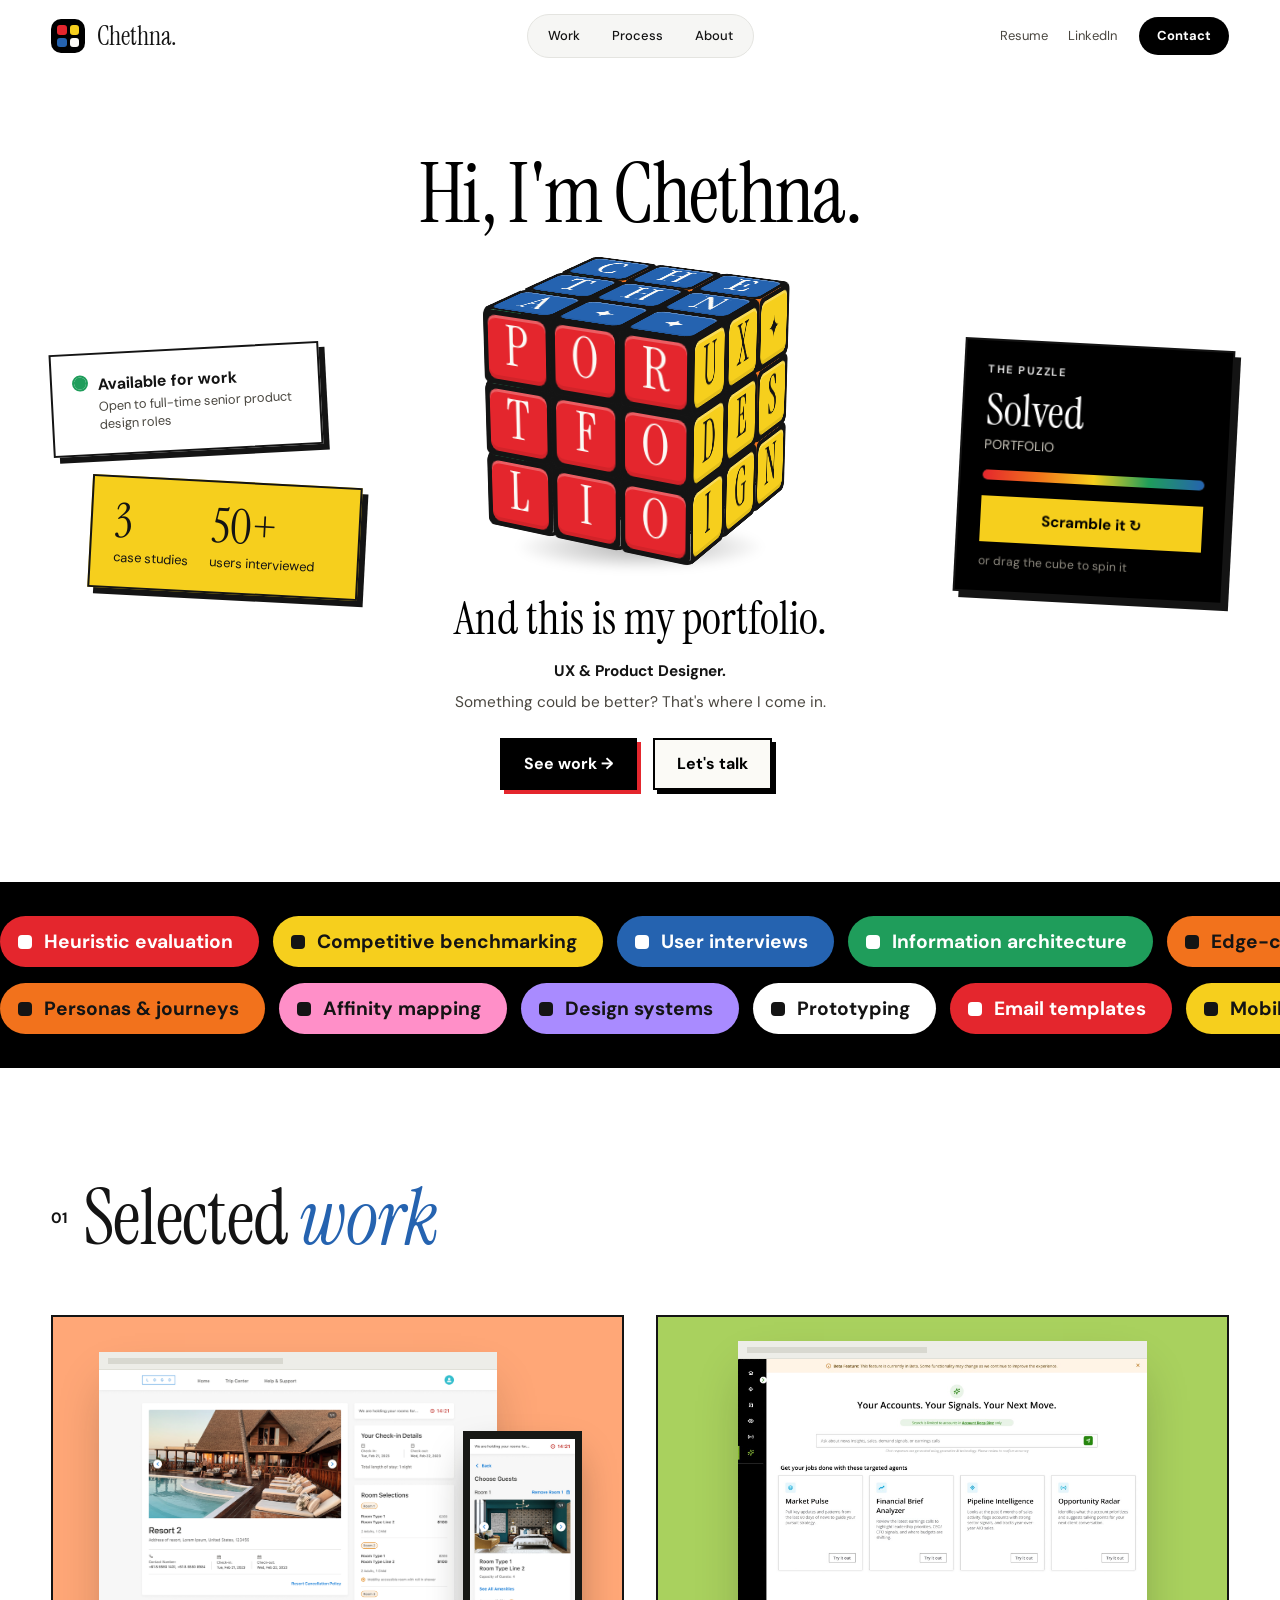
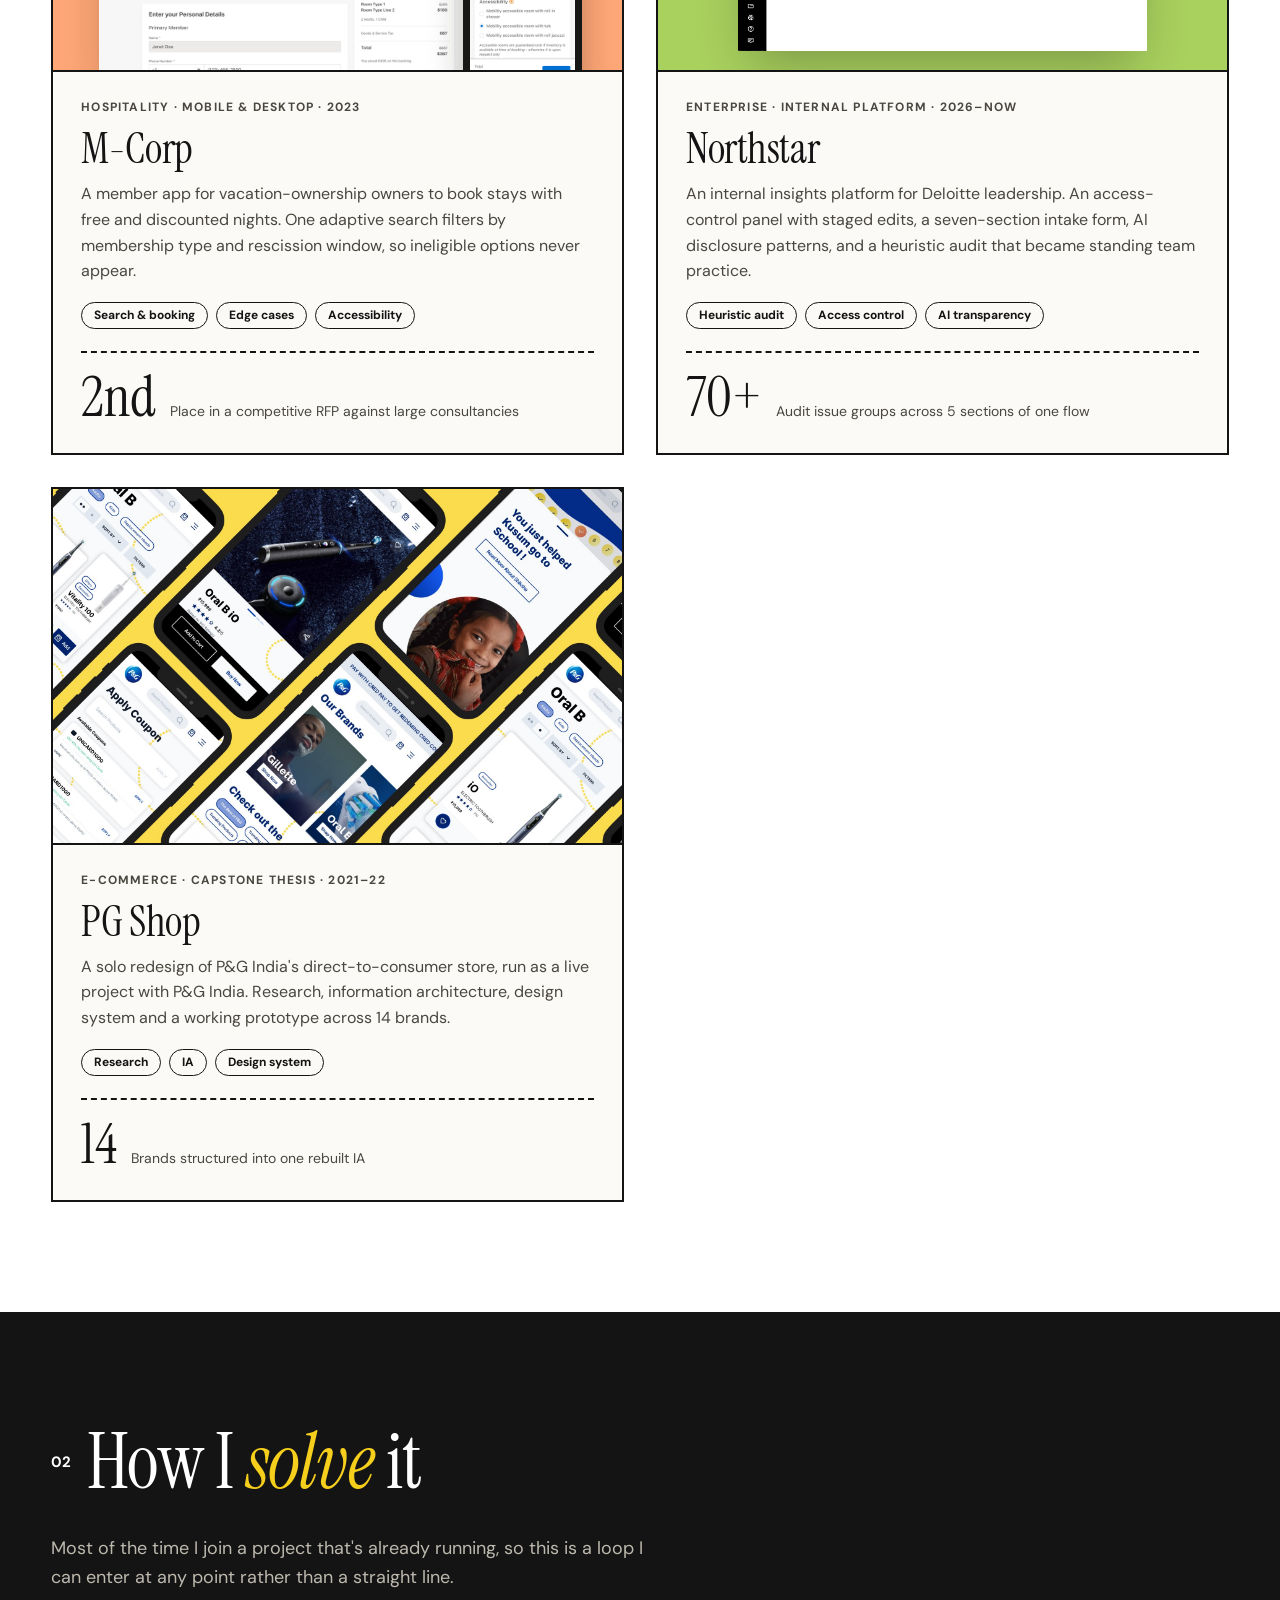
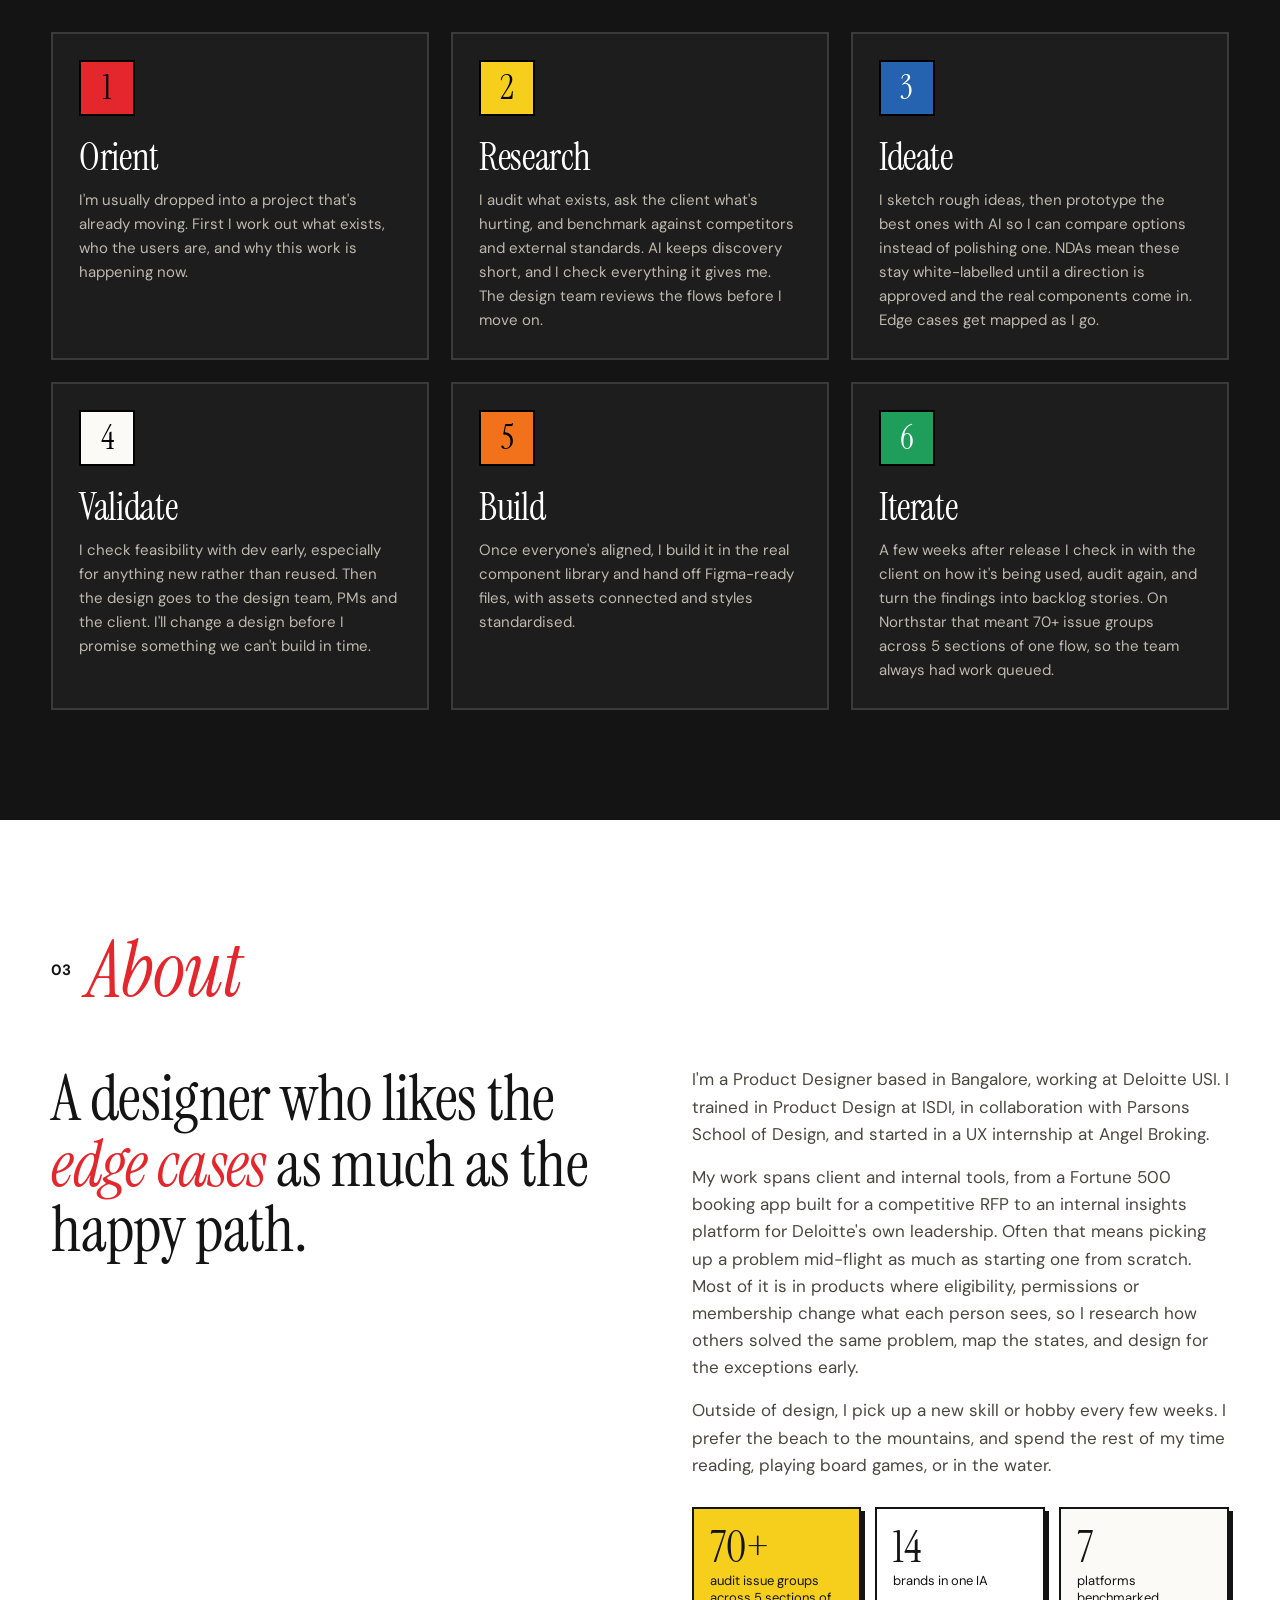
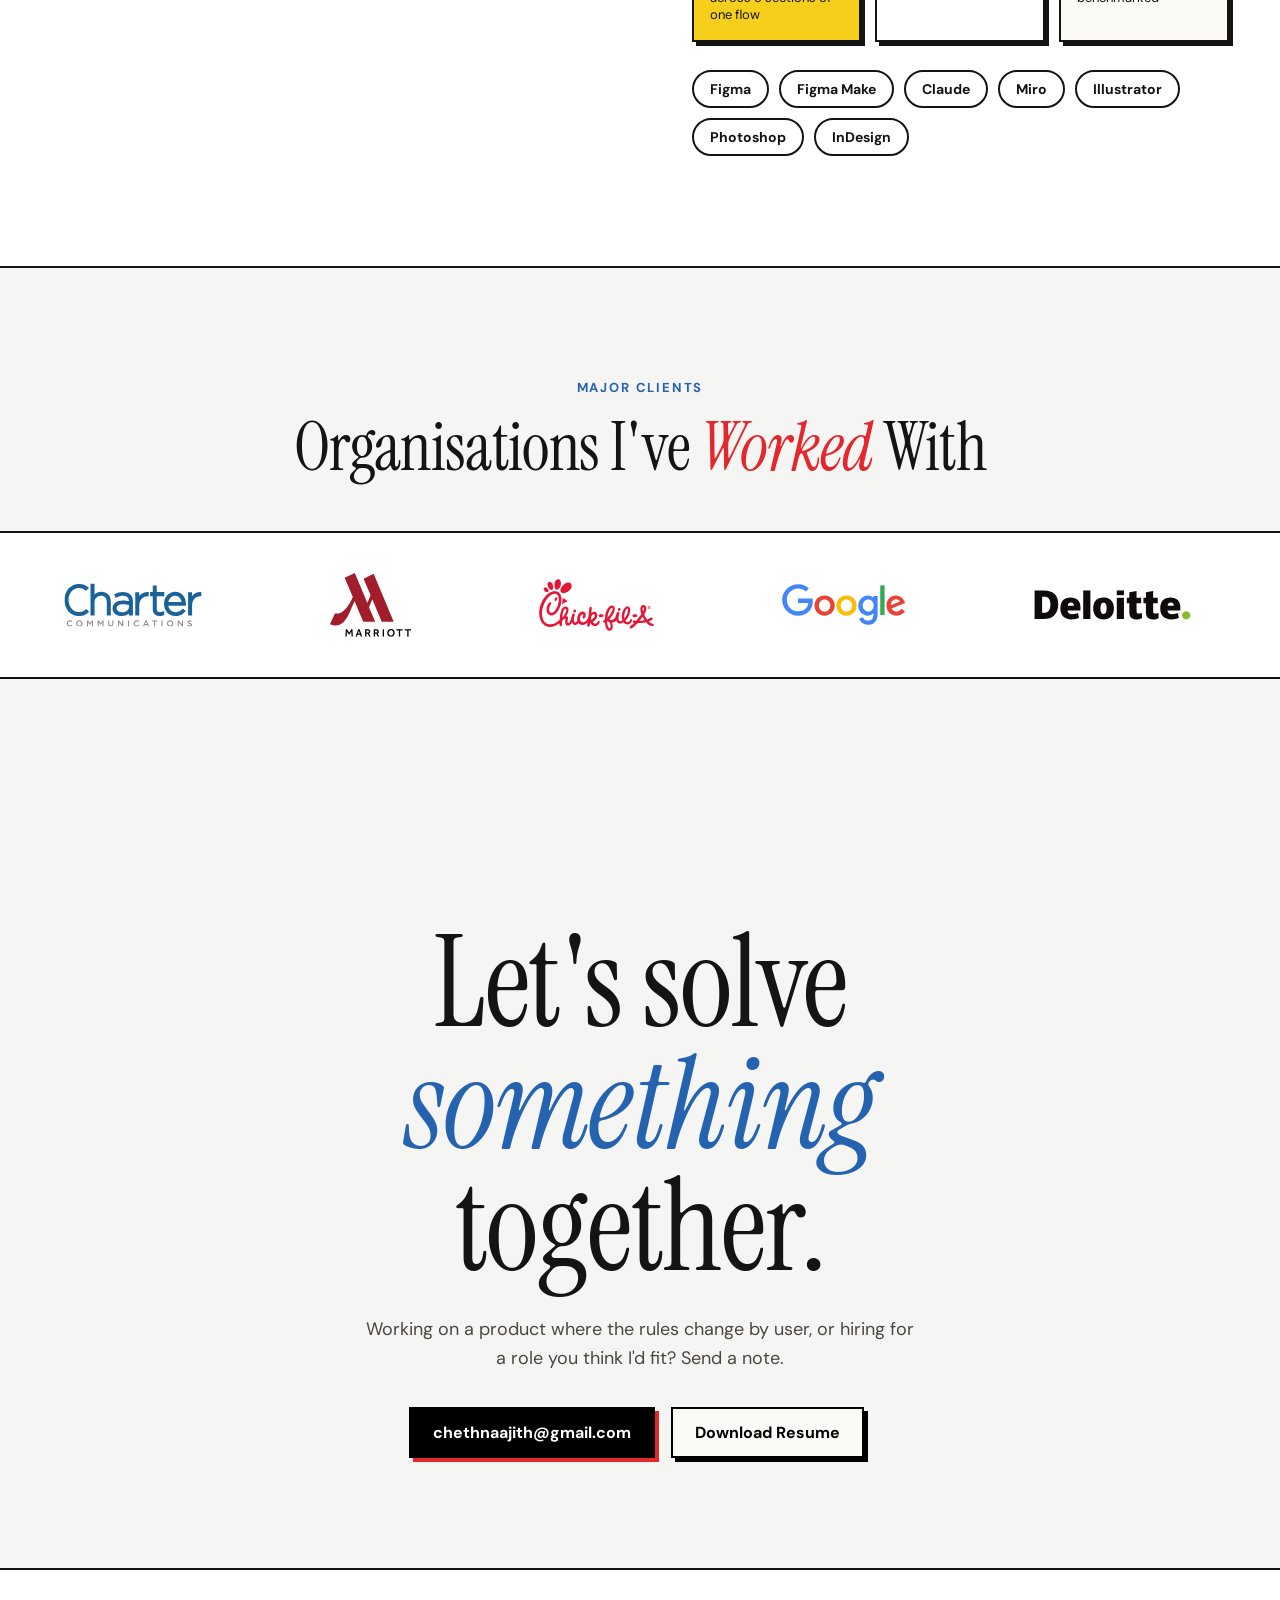
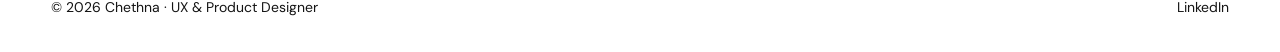
<file: index.html>
<!DOCTYPE html>
<html lang="en">
<head>
<meta charset="utf-8">
<meta name="viewport" content="width=device-width, initial-scale=1, viewport-fit=cover">
<title>Chethna. UX &amp; Product Designer</title>
<meta name="description" content="Portfolio of Chethna, a UX & Product Designer. Hospitality, enterprise and fintech work: membership systems, access control, e-commerce and trading apps.">
<link rel="preconnect" href="https://fonts.googleapis.com">
<link rel="preconnect" href="https://fonts.gstatic.com" crossorigin>
<link rel="stylesheet" href="https://fonts.googleapis.com/css2?family=Instrument+Serif:ital@0;1&family=DM+Sans:wght@400;500;700;900&display=swap">
<!-- Satoshi (Fontshare). Loads when this file is opened outside a locked-down host; DM Sans is the fallback. -->
<link rel="stylesheet" href="https://api.fontshare.com/v2/css?f[]=satoshi@400,500,700,900&display=swap">
<link rel="stylesheet" href="assets/css/style.css">
<style>
/* ============================================================
   Home page-specific styles (hero, cube, skills band, work,
   process, about, clients, contact). Shared reset/tokens/
   header/footer live in assets/css/style.css.
   ============================================================ */
:root{
  --s:clamp(56px,5.8vw,84px);
  --sans:'Satoshi','DM Sans',system-ui,-apple-system,'Segoe UI',Roboto,sans-serif;
}
.sr-only{position:absolute;width:1px;height:1px;overflow:hidden;clip:rect(0 0 0 0);white-space:nowrap}
.wrap{width:100%;padding-inline:clamp(16px,4vw,64px)}

/* ---------- HERO ---------- */
.hero{min-height:calc(100vh - 90px);display:flex;flex-direction:column;padding-block:16px 28px}
.hero-grid{display:grid;grid-template-columns:1fr auto 1fr;align-items:center;gap:32px;flex:1}
.hero-grid>*{min-width:0}
.col-c{display:flex;flex-direction:column;align-items:center;text-align:center}
.hi{font-family:var(--serif);font-size:clamp(40px,6.6vw,98px);line-height:.98;letter-spacing:-0.02em;color:#000;max-width:100%}
.hi2{font-family:var(--serif);font-size:clamp(28px,3.6vw,54px);line-height:1;color:#000;margin-top:calc(var(--s)*.4)}
.intro{max-width:520px;margin-top:18px;font-size:clamp(15px,1.2vw,18px);color:var(--ink-soft)}
.intro b{color:var(--ink)}
.intro b.role{display:block;white-space:nowrap;margin-bottom:6px}
.btns{display:flex;flex-wrap:wrap;justify-content:center;gap:16px;margin-top:24px;transform:translateX(-4px)}
.btn{display:inline-block;border:2px solid #000;border-radius:0;padding:14px 22px;font-weight:700;font-size:16px;line-height:1.2;cursor:pointer;font-family:var(--sans);transition:transform .15s,box-shadow .15s}
.btn-dark{background:#000;color:#fff;box-shadow:4px 4px 0 var(--red)}
.btn-light{background:var(--white);color:#000;box-shadow:4px 4px 0 #000}
.btn:hover{transform:translate(-2px,-2px);box-shadow:6px 6px 0 var(--sh,#000)}
.btn-dark:hover{--sh:var(--red)}
.btn:active{transform:translate(2px,2px);box-shadow:2px 2px 0 var(--sh,#000)}

/* side cards */
.col-l,.col-r{display:flex;flex-direction:column;justify-content:center;align-self:center;gap:30px}
.col-l{align-items:flex-start}
.col-r{align-items:flex-end}
.card{--r:0deg;width:min(270px,100%);padding:20px 22px;border:2px solid var(--ink);border-radius:0;box-shadow:6px 6px 0 var(--ink);transform:rotate(var(--r));transition:transform .5s cubic-bezier(.3,1.5,.5,1)}
.card:hover{transform:rotate(0) translateY(-4px)}
.c-avail{background:#fff;--r:-3deg}
.c-stats{background:var(--yellow);--r:3deg;margin-left:3vw;display:flex;gap:22px}
.c-puzzle{background:#000;color:#fff;--r:3deg}
.c-case{background:var(--blue);color:#fff;--r:-3deg;margin-right:3vw;display:block}
.avail-row{display:flex;gap:12px;align-items:flex-start}
.live{position:relative;flex:none;width:12px;height:12px;margin-top:6px;border-radius:50%;background:var(--green)}
.live::after{content:"";position:absolute;inset:-2px;border-radius:50%;border:2px solid var(--green);animation:ring 1.8s ease-out infinite}
@keyframes ring{0%{transform:scale(1);opacity:.9}100%{transform:scale(2.6);opacity:0}}
.avail-row b{display:block;font-size:16px;line-height:1.3}
.avail-row span{display:block;font-size:13px;color:var(--ink-soft);margin-top:2px;line-height:1.4}
.stat b{display:block;font-family:var(--serif);font-weight:400;font-size:48px;line-height:1}
.stat span{display:block;font-size:13px;line-height:1.3;margin-top:4px}
.eyebrow{font-size:11px;letter-spacing:.14em;text-transform:uppercase;font-weight:700;opacity:.85}
.pz-state{font-family:var(--serif);font-size:44px;line-height:1.05;margin-top:8px}
.pz-detail{font-size:13px;color:#cfcbc0;margin-top:2px;min-height:20px}
.bar{height:10px;border-radius:999px;background:#333;margin:14px 0 16px;overflow:hidden}
.bar i{display:block;height:100%;width:100%;border-radius:999px;background:linear-gradient(90deg,var(--red),var(--orange),var(--yellow),var(--green),var(--blue));background-size:var(--bw,100%) 100%;transition:width .25s linear}
.pz-btn{width:100%;border:2px solid var(--yellow);background:var(--yellow);color:#000;-webkit-text-fill-color:#000;border-radius:0;padding:11px 14px;font:700 15px var(--sans);cursor:pointer;transition:background .2s,color .2s}
.pz-btn:hover{background:transparent;color:var(--yellow);-webkit-text-fill-color:var(--yellow)}
.pz-help{font-size:12px;color:#8d897f;margin-top:10px}
.case-title{font-family:var(--serif);font-size:30px;line-height:1.05;margin-top:8px}
.case-row{display:flex;justify-content:space-between;align-items:flex-end;margin-top:18px;font-size:13px}
.case-row b{font-family:var(--serif);font-weight:400;font-size:44px;line-height:1}

/* mobile row */
.m-row{display:none;gap:12px;align-items:center;justify-content:center;flex-wrap:wrap;margin-top:22px}
.chip{display:inline-flex;align-items:center;gap:10px;background:#000;color:#fff;border-radius:999px;padding:9px 16px;font-size:13px;font-weight:700}
.chip-dot{width:10px;height:10px;border-radius:50%;background:var(--green)}
[data-state=scrambling] .chip-dot{background:var(--red)}
[data-state=thinking] .chip-dot,[data-state=solving] .chip-dot{background:var(--yellow)}
.m-btn{border:2px solid #000;background:#fff;color:#000;-webkit-text-fill-color:#000;border-radius:999px;padding:7px 16px;font:700 13px var(--sans);cursor:pointer}
.m-btn:hover{background:#000;color:#fff;-webkit-text-fill-color:#fff}

/* ---------- CUBE ---------- */
.stage{position:relative;width:calc(var(--s)*4.8);height:calc(var(--s)*4.4);max-width:100%;perspective:1800px;margin-top:calc(var(--s)*.05);touch-action:none;cursor:grab;user-select:none;-webkit-user-select:none}
.stage.drag{cursor:grabbing}
.floor{position:absolute;left:50%;top:calc(50% + var(--s)*1.95);width:calc(var(--s)*3.3);height:calc(var(--s)*.62);transform:translate(-50%,-50%);border-radius:50%;background:radial-gradient(ellipse at center,rgba(0,0,0,.30) 0%,rgba(0,0,0,.12) 45%,rgba(0,0,0,0) 72%);filter:blur(4px);pointer-events:none}
.cube{position:absolute;left:50%;top:50%;width:0;height:0;transform-style:preserve-3d}
.cubie{position:absolute;left:0;top:0;width:var(--s);height:var(--s);margin:calc(var(--s)/-2) 0 0 calc(var(--s)/-2);transform-style:preserve-3d;will-change:transform}
.face{position:absolute;inset:0;background:var(--ink);border-radius:9%}
.f-front{transform:translateZ(calc(var(--s)/2))}
.f-back{transform:rotateY(180deg) translateZ(calc(var(--s)/2))}
.f-right{transform:rotateY(90deg) translateZ(calc(var(--s)/2))}
.f-left{transform:rotateY(-90deg) translateZ(calc(var(--s)/2))}
.f-top{transform:rotateX(90deg) translateZ(calc(var(--s)/2))}
.f-bottom{transform:rotateX(-90deg) translateZ(calc(var(--s)/2))}
.sticker{position:absolute;inset:7%;border-radius:14%;display:flex;align-items:center;justify-content:center;font-family:var(--serif);font-size:calc(var(--s)*.74);line-height:1;padding-bottom:calc(var(--s)*.04);box-shadow:inset 0 -4px 0 rgba(0,0,0,.08),inset 0 3px 0 rgba(255,255,255,.25)}
.sticker.star{font-family:var(--sans);font-weight:900;font-size:calc(var(--s)*.42);padding-bottom:0}
.solved .f-front .sticker{animation:pop .75s cubic-bezier(.3,1.6,.5,1) both;animation-delay:calc(var(--i)*45ms)}
@keyframes pop{0%{transform:scale(1)}38%{transform:scale(1.2)}100%{transform:scale(1)}}
.probe{position:absolute;visibility:hidden;pointer-events:none;width:var(--s);height:1px;left:0;top:0}

/* ---------- SKILLS BAND ---------- */
.band{background:#000;padding-block:34px;overflow:hidden;display:flex;flex-direction:column;gap:16px}
.track{display:flex;width:max-content;animation:marq 46s linear infinite}
.track.t2{animation-duration:52s;animation-direction:reverse}
.band:hover .track{animation-play-state:paused}
@keyframes marq{from{transform:translateX(0)}to{transform:translateX(-50%)}}
.pill{display:inline-flex;align-items:center;gap:12px;flex:none;margin-right:14px;padding:14px 26px 14px 18px;border-radius:999px;font-weight:700;font-size:clamp(16px,1.5vw,21px);line-height:1.2;white-space:nowrap;transition:transform .25s cubic-bezier(.3,1.5,.5,1)}
.pill::before{content:"";width:14px;height:14px;border-radius:4px;background:currentColor;flex:none}
.pill:hover{transform:rotate(-3deg) scale(1.06)}

/* ---------- SECTIONS ---------- */
.sec{padding-block:110px}
.sec-title{font-size:clamp(44px,6vw,84px);margin-bottom:56px}
.sec-title .num{font:700 15px var(--sans);letter-spacing:0;vertical-align:middle;margin-right:16px;position:relative;top:-.4em}
.sec-title em{font-style:italic}
.work-grid{display:grid;grid-template-columns:1fr 1fr;gap:32px}
.work{display:flex;flex-direction:column;background:var(--white);border:2px solid var(--ink);border-radius:0;overflow:hidden;transition:transform .25s,box-shadow .25s}
.work:hover{transform:translate(-4px,-4px);box-shadow:8px 8px 0 var(--ink)}
.cover{position:relative;display:block;aspect-ratio:16/10;height:auto;overflow:hidden;border-bottom:2px solid var(--ink)}
.scene{position:absolute;inset:0;transition:transform .7s cubic-bezier(.2,.8,.2,1)}
.work:hover .scene,.work:hover .cover-photo{transform:scale(1.025)}
.cover-photo{width:100%;height:100%;object-fit:cover;display:block;transition:transform .7s cubic-bezier(.2,.8,.2,1)}
.bframe{position:absolute;background:#fff;box-shadow:0 24px 48px -12px rgba(20,20,15,.3)}
.bframe .chrome{height:18px;background:#EDEDE8;border-bottom:1px solid #E0E0D8;display:flex;align-items:center;padding:0 9px}
.bframe .chrome i{display:block;width:46%;height:6px;background:#D8D8D0}
.bframe img{display:block;width:100%;height:auto}
.pframe{position:absolute;background:#171815;border-radius:0;padding:clamp(4px,1.3%,8px);box-shadow:0 20px 40px -8px rgba(20,20,15,.4)}
.pframe img{display:block;width:100%;height:auto;border-radius:0}
.mc-phone{right:7%;bottom:-6%;width:21%}
.ns-main{left:14%;top:7%;width:72%}
.cover-ph{display:grid;place-items:center;background:repeating-linear-gradient(135deg,#E4E2DB,#E4E2DB 10px,#ECEAE4 10px,#ECEAE4 20px)!important}
.ph{text-align:center;color:var(--ink-soft);font-size:14px}
.ph b{display:block;font-size:16px;color:var(--ink);margin-bottom:4px}
@media (max-width:680px){.mc-phone{right:5%;bottom:-4%;width:26%}.ns-main{left:11%;top:7%;width:78%}}
.tiles{display:grid;grid-template-columns:repeat(3,1fr);gap:8px;width:clamp(130px,12vw,172px);transform:rotate(-9deg) skew(-2deg);transition:transform .5s cubic-bezier(.3,1.5,.5,1)}
.work:hover .tiles{transform:rotate(0) skew(0)}
.tiles i{aspect-ratio:1;border:2px solid var(--ink);border-radius:0;display:block}
.work-body{padding:26px 28px 28px;display:flex;flex-direction:column;flex:1}
.meta{font-size:12px;letter-spacing:.1em;text-transform:uppercase;font-weight:700;color:var(--ink-soft)}
.work h3{font-size:42px;margin:10px 0 10px}
.work p{color:var(--ink-soft);font-size:16px}
.tags{display:flex;flex-wrap:wrap;gap:8px;margin:18px 0 22px}
.tags span{border:1.5px solid var(--ink);border-radius:999px;padding:3px 12px;font-size:12px;font-weight:700}
.metric{margin-top:auto;border-top:2px dashed var(--ink);padding-top:16px;display:flex;align-items:baseline;gap:14px;flex-wrap:wrap}
.metric b{font-family:var(--serif);font-weight:400;font-size:56px;line-height:1}
.metric span{font-size:14px;color:var(--ink-soft)}

.sec-dark{background:var(--ink);color:#fff}
.steps-intro{max-width:620px;font-size:18px;color:#bdb9ae;margin:-24px 0 40px}
.steps{display:grid;grid-template-columns:repeat(3,1fr);gap:22px}
.step{background:#1d1d1d;border:2px solid #3a3a3a;border-radius:0;padding:26px}
.step-n{width:56px;height:56px;border-radius:0;border:2px solid #000;display:grid;place-items:center;font-family:var(--serif);font-size:34px;line-height:1;color:#000;margin-bottom:22px}
.step h3{font-size:38px;margin-bottom:10px}
.step p{font-size:15px;color:#bdb9ae}

.about-grid{display:grid;grid-template-columns:1.05fr 1fr;gap:clamp(32px,6vw,96px);align-items:start}
.statement{font-family:var(--serif);font-size:clamp(40px,5vw,76px);line-height:1.02;letter-spacing:-0.01em}
.statement em{color:var(--red)}
.about-copy p{color:var(--ink-soft);margin-bottom:16px;max-width:60ch}
.boxes{display:grid;grid-template-columns:repeat(3,1fr);gap:14px;margin:28px 0}
.box{border:2px solid var(--ink);border-radius:0;padding:16px;box-shadow:4px 4px 0 var(--ink)}
.box:nth-child(1){background:var(--yellow)}
.box:nth-child(2){background:#fff}
.box:nth-child(3){background:var(--white)}
.box b{display:block;font-family:var(--serif);font-weight:400;font-size:44px;line-height:1}
.box span{font-size:13px;line-height:1.3;display:block;margin-top:4px}
.tools{display:flex;flex-wrap:wrap;gap:10px}
.tools span{border:2px solid var(--ink);border-radius:999px;padding:6px 16px;font-weight:700;font-size:14px;background:#fff}

.contact{background:var(--paper-2);border-top:2px solid var(--ink);text-align:center;padding-top:clamp(170px,19vw,280px)}
.contact h2{font-size:clamp(52px,10vw,150px);line-height:.95;max-width:12ch;margin:0 auto 28px}
.contact h2 em{color:var(--blue)}
.contact p{max-width:46ch;margin:0 auto;color:var(--ink-soft);font-size:18px}
.contact .btns{margin-top:34px}
footer{border-top:2px solid var(--ink);padding-block:26px 34px;background:#fff}
.foot{display:flex;justify-content:space-between;flex-wrap:wrap;gap:12px;font-size:14px}
.foot nav{display:flex;gap:20px}
.foot a:hover{color:var(--red)}

/* clients */
.clients{background:var(--paper-2);border-top:2px solid var(--ink);text-align:center;padding-bottom:0}
.clients .eyebrow{color:var(--blue);opacity:1;font-size:13px}
.clients h2{font-size:clamp(40px,5.2vw,72px);margin:14px 0 48px}
.clients h2 em{color:var(--red);font-style:italic}
.logo-card{margin:0 calc(-1*clamp(16px,4vw,64px));background:#fff;border-top:2px solid var(--ink);padding:40px 0;overflow:hidden}
.ctrack{display:flex;align-items:center;width:max-content}
.ctrack.ready{animation:cmarq var(--dur,40s) linear infinite}
@keyframes cmarq{to{transform:translateX(calc(-1*var(--shift)))}}
.cgrp{display:flex;align-items:center;flex:none}
.client{flex:none;display:flex;align-items:center;padding:0 clamp(32px,5vw,76px)}
.client img{display:block;height:calc(var(--h)*1px*var(--k,1));width:auto}
.ctrack{--k:1}
@media (max-width:680px){.ctrack{--k:.72}}

/* reveal */
.rv{opacity:0;transform:translateY(26px);transition:opacity .7s ease,transform .7s ease}
.rv.in{opacity:1;transform:none}

/* ---------- RESPONSIVE ---------- */
@media (max-width:1100px){
  .hero-grid{grid-template-columns:1fr}
  .col-l,.col-r{display:none}
  .m-row{display:flex}
  .steps{grid-template-columns:1fr 1fr}
}
@media (max-width:960px){
  .nav-in{grid-template-columns:1fr auto}
  .about-grid{grid-template-columns:1fr}
}
@media (max-width:680px){
  :root{--s:clamp(44px,13vw,62px)}
  .hi{font-size:13vw}
  .hi2{font-size:7.4vw}
  .sec{padding-block:80px}
  .work-grid,.steps{grid-template-columns:1fr}
  .boxes{grid-template-columns:1fr 1fr 1fr;gap:10px}
  .box{padding:12px}
  .box b{font-size:34px}
  .work h3{font-size:36px}
}
@media (prefers-reduced-motion:reduce){
  .track{animation:none}
  .ctrack,.ctrack.ready{animation:none;width:auto;justify-content:center}
  .cgrp{flex-wrap:wrap;justify-content:center;row-gap:22px}
  .cgrp.clone{display:none}
  .rv{opacity:1;transform:none;transition:none}
  .pz-btn,.m-btn,#scrambleBtn,#scrambleBtn2{display:none}
  .live::after{animation:none}
  .solved .f-front .sticker{animation:none}
}
</style>
</head>
<body data-state="solved">

<header class="nav">
  <div class="wrap">
    <div class="nav-in">
      <a class="logo" href="#top" aria-label="Chethna, home">
        <span class="logo-tile" aria-hidden="true"><i style="background:var(--red)"></i><i style="background:var(--yellow)"></i><i style="background:var(--blue)"></i><i style="background:var(--white)"></i></span>
        <span>Chethna.</span>
      </a>
      <nav class="nav-c" aria-label="Primary">
        <a href="#work">Work</a><a href="#process">Process</a><a href="#about">About</a>
      </nav>
      <div class="nav-r">
        <div class="nav-social"><a href="resume/chethna-ajith-resume.pdf" download="Chethna_Ajith_Resume.pdf">Resume</a><a href="https://www.linkedin.com/in/chethna-sreenivasan-76b16098/" target="_blank" rel="noopener noreferrer">LinkedIn</a></div>
        <a class="pill-btn" href="#contact">Contact</a>
      </div>
    </div>
  </div>
</header>

<main id="top">
<section class="hero wrap">
  <div class="hero-grid">

    <!-- LEFT -->
    <div class="col-l">
      <div class="card c-avail">
        <div class="avail-row">
          <span class="live" aria-hidden="true"></span>
          <div><b>Available for work</b><span>Open to full-time senior product design roles</span></div>
        </div>
      </div>
      <div class="card c-stats">
        <div class="stat"><b>3</b><span>case studies</span></div>
        <div class="stat"><b>50+</b><span>users interviewed</span></div>
      </div>
    </div>

    <!-- CENTRE -->
    <div class="col-c">
      <h1 class="sr-only">Hi, I'm Chethna. And this is my portfolio.</h1>
      <div class="hi" aria-hidden="true">Hi, I'm Chethna.</div>

      <div class="stage" id="stage" role="img" aria-label="3D Rubik's cube that spells PORTFOLIO, scrambles and solves itself. Drag to spin it.">
        <div class="floor"></div>
        <div class="cube" id="cube"></div>
        <div class="probe" id="probe"></div>
      </div>

      <div class="hi2" aria-hidden="true">And this is my portfolio.</div>
      <p class="intro"><b class="role">UX &amp; Product Designer.</b>Something could be better? That's where I come in.</p>
      <div class="btns">
        <a class="btn btn-dark" href="#work">See work →</a>
        <a class="btn btn-light" href="#contact">Let's talk</a>
      </div>
      <div class="m-row">
        <span class="chip"><i class="chip-dot"></i><span id="chipText">Solved · PORTFOLIO</span></span>
        <button class="m-btn" id="scrambleBtn2" type="button">Scramble now</button>
      </div>
    </div>

    <!-- RIGHT -->
    <div class="col-r">
      <div class="card c-puzzle">
        <div class="eyebrow">The puzzle</div>
        <div class="pz-state" id="pzState" aria-live="polite">Solved</div>
        <div class="pz-detail" id="pzDetail">PORTFOLIO</div>
        <div class="bar" aria-hidden="true"><i id="pzBar"></i></div>
        <button class="pz-btn" id="scrambleBtn" type="button">Scramble it ↻</button>
        <div class="pz-help">or drag the cube to spin it</div>
      </div>
    </div>

  </div>
</section>

<!-- SKILLS BAND -->
<section class="band" aria-label="Skills">
  <div class="track" id="row1"></div>
  <div class="track t2" id="row2"></div>
</section>

<!-- 01 WORK -->
<section class="sec wrap" id="work">
  <h2 class="sec-title rv"><span class="num">01</span>Selected <em style="color:var(--blue)">work</em></h2>
  <div class="work-grid rv">
    <article class="work">
      <a href="mcorp/index.html" style="display:contents;color:inherit">
      <div class="cover" style="background:#FFA777"><div class="scene">
        <div class="bframe" style="left:8%;top:10%;width:70%"><div class="chrome"><i></i></div><img src="assets/images/landing/img-eb021f61a6.png" alt="M-Corp desktop booking review screen with per-room pricing and accessibility details"></div>
        <div class="pframe mc-phone"><img src="assets/images/landing/img-4a2e48b76b.png" alt="M-Corp mobile guest selection screen showing per-room accessibility options"></div>
      </div></div>
      <div class="work-body">
        <div class="meta">Hospitality · Mobile &amp; Desktop · 2023</div>
        <h3>M-Corp</h3>
        <p>A member app for vacation-ownership owners to book stays with free and discounted nights. One adaptive search filters by membership type and rescission window, so ineligible options never appear.</p>
        <div class="tags"><span>Search &amp; booking</span><span>Edge cases</span><span>Accessibility</span></div>
        <div class="metric"><b>2nd</b><span>Place in a competitive RFP against large consultancies</span></div>
      </div>
      </a>
    </article>
    <article class="work">
      <a href="northstar/index.html" style="display:contents;color:inherit">
      <div class="cover" style="background:#A9D15E"><div class="scene">
        <div class="bframe ns-main"><div class="chrome"><i></i></div><img src="assets/images/landing/img-27ba19aee4.jpg" alt="Ask Northstar AI-assist landing screen with a search prompt and targeted agent cards"></div>
      </div></div>
      <div class="work-body">
        <div class="meta">Enterprise · Internal platform · 2026–now</div>
        <h3>Northstar</h3>
        <p>An internal insights platform for Deloitte leadership. An access-control panel with staged edits, a seven-section intake form, AI disclosure patterns, and a heuristic audit that became standing team practice.</p>
        <div class="tags"><span>Heuristic audit</span><span>Access control</span><span>AI transparency</span></div>
        <div class="metric"><b>70+</b><span>Audit issue groups across 5 sections of one flow</span></div>
      </div>
      </a>
    </article>
    <article class="work">
      <a href="pgshop/index.html" style="display:contents;color:inherit">
      <div class="cover" style="background:var(--yellow)"><img class="cover-photo" src="assets/images/landing/img-66341ec091.jpg" alt="Collage of PG Shop mobile screens: product listing, product detail, brand page, coupon screen and the Shiksha confirmation"></div>
      <div class="work-body">
        <div class="meta">E-commerce · Capstone thesis · 2021–22</div>
        <h3>PG Shop</h3>
        <p>A solo redesign of P&amp;G India's direct-to-consumer store, run as a live project with P&amp;G India. Research, information architecture, design system and a working prototype across 14 brands.</p>
        <div class="tags"><span>Research</span><span>IA</span><span>Design system</span></div>
        <div class="metric"><b>14</b><span>Brands structured into one rebuilt IA</span></div>
      </div>
      </a>
    </article>
  </div>
</section>

<!-- 02 PROCESS -->
<section class="sec sec-dark" id="process">
  <div class="wrap">
    <h2 class="sec-title rv"><span class="num">02</span>How I <em style="color:var(--yellow)">solve</em> it</h2>
    <p class="steps-intro rv">Most of the time I join a project that's already running, so this is a loop I can enter at any point rather than a straight line.</p>
    <div class="steps rv">
      <div class="step"><div class="step-n" style="background:var(--red);">1</div><h3>Orient</h3><p>I'm usually dropped into a project that's already moving. First I work out what exists, who the users are, and why this work is happening now.</p></div>
      <div class="step"><div class="step-n" style="background:var(--yellow);">2</div><h3>Research</h3><p>I audit what exists, ask the client what's hurting, and benchmark against competitors and external standards. AI keeps discovery short, and I check everything it gives me. The design team reviews the flows before I move on.</p></div>
      <div class="step"><div class="step-n" style="background:var(--blue);color:#fff;">3</div><h3>Ideate</h3><p>I sketch rough ideas, then prototype the best ones with AI so I can compare options instead of polishing one. NDAs mean these stay white-labelled until a direction is approved and the real components come in. Edge cases get mapped as I go.</p></div>
      <div class="step"><div class="step-n" style="background:var(--white);">4</div><h3>Validate</h3><p>I check feasibility with dev early, especially for anything new rather than reused. Then the design goes to the design team, PMs and the client. I'll change a design before I promise something we can't build in time.</p></div>
      <div class="step"><div class="step-n" style="background:var(--orange);">5</div><h3>Build</h3><p>Once everyone's aligned, I build it in the real component library and hand off Figma-ready files, with assets connected and styles standardised.</p></div>
      <div class="step"><div class="step-n" style="background:var(--green);color:#fff;">6</div><h3>Iterate</h3><p>A few weeks after release I check in with the client on how it's being used, audit again, and turn the findings into backlog stories. On Northstar that meant 70+ issue groups across 5 sections of one flow, so the team always had work queued.</p></div>
    </div>
  </div>
</section>

<!-- 03 ABOUT -->
<section class="sec wrap" id="about">
  <h2 class="sec-title rv"><span class="num">03</span><em style="color:var(--red)">About</em></h2>
  <div class="about-grid rv">
    <p class="statement">A designer who likes the <em>edge cases</em> as much as the happy path.</p>
    <div class="about-copy">
      <p>I'm a Product Designer based in Bangalore, working at Deloitte USI. I trained in Product Design at ISDI, in collaboration with Parsons School of Design, and started in a UX internship at Angel Broking.</p>
      <p>My work spans client and internal tools, from a Fortune 500 booking app built for a competitive RFP to an internal insights platform for Deloitte's own leadership. Often that means picking up a problem mid-flight as much as starting one from scratch. Most of it is in products where eligibility, permissions or membership change what each person sees, so I research how others solved the same problem, map the states, and design for the exceptions early.</p>
      <p>Outside of design, I pick up a new skill or hobby every few weeks. I prefer the beach to the mountains, and spend the rest of my time reading, playing board games, or in the water.</p>
      <div class="boxes">
        <div class="box"><b>70+</b><span>audit issue groups across 5 sections of one flow</span></div>
        <div class="box"><b>14</b><span>brands in one IA</span></div>
        <div class="box"><b>7</b><span>platforms benchmarked</span></div>
      </div>
      <div class="tools"><span>Figma</span><span>Figma Make</span><span>Claude</span><span>Miro</span><span>Illustrator</span><span>Photoshop</span><span>InDesign</span></div>
    </div>
  </div>
</section>

<!-- CLIENTS -->
<section class="sec clients" id="clients" aria-label="Organisations I've worked with">
  <div class="wrap">
    <div class="rv">
      <div class="eyebrow">Major clients</div>
      <h2>Organisations I've <em>Worked</em> With</h2>
    </div>
    <div class="logo-card rv">
      <div class="ctrack"><div class="cgrp"><span class="client" style="--h:44"><img src="assets/images/landing/img-db09e4571a.svg" alt="Charter Communications"></span><span class="client" style="--h:64"><img src="assets/images/landing/img-ac12481157.svg" alt="Marriott"></span><span class="client" style="--h:52"><img src="assets/images/landing/img-2378d5669c.svg" alt="Chick-fil-A"></span><span class="client" style="--h:42"><img src="assets/images/landing/img-4a44030b2d.svg" alt="Google"></span><span class="client" style="--h:30"><img src="assets/images/landing/img-f402acc1ea.svg" alt="Deloitte"></span><span class="client" style="--h:62"><img src="assets/images/landing/img-c1e4da63df.svg" alt="World Economic Forum"></span><span class="client" style="--h:54"><img src="assets/images/landing/img-cabdccb5e0.svg" alt="Centura Health"></span><span class="client" style="--h:44"><img src="assets/images/landing/img-6ac2a1f535.svg" alt="P&amp;G"></span><span class="client" style="--h:34"><img src="assets/images/landing/img-94951f7ae8.svg" alt="Angel One"></span><span class="client" style="--h:52"><img src="assets/images/landing/img-cc86453d41.png" alt="Witteveen+Bos"></span></div></div>
    </div>
  </div>
</section>

<!-- CONTACT -->
<section class="sec contact" id="contact">
  <div class="wrap rv">
    <h2>Let's solve <em>something</em> together.</h2>
    <p>Working on a product where the rules change by user, or hiring for a role you think I'd fit? Send a note.</p>
    <div class="btns">
      <a class="btn btn-dark" href="mailto:chethnaajith@gmail.com">chethnaajith@gmail.com</a>
      <a class="btn btn-light" href="resume/chethna-ajith-resume.pdf" download="Chethna_Ajith_Resume.pdf">Download Resume</a>
    </div>
  </div>
</section>
</main>

<footer>
  <div class="wrap foot">
    <span>© 2026 Chethna · UX &amp; Product Designer</span>
    <nav aria-label="Social"><a href="https://www.linkedin.com/in/chethna-sreenivasan-76b16098/" target="_blank" rel="noopener noreferrer">LinkedIn</a></nav>
  </div>
</footer>

<script src="assets/js/landing.js" defer></script>

</body>
</html>
</file>
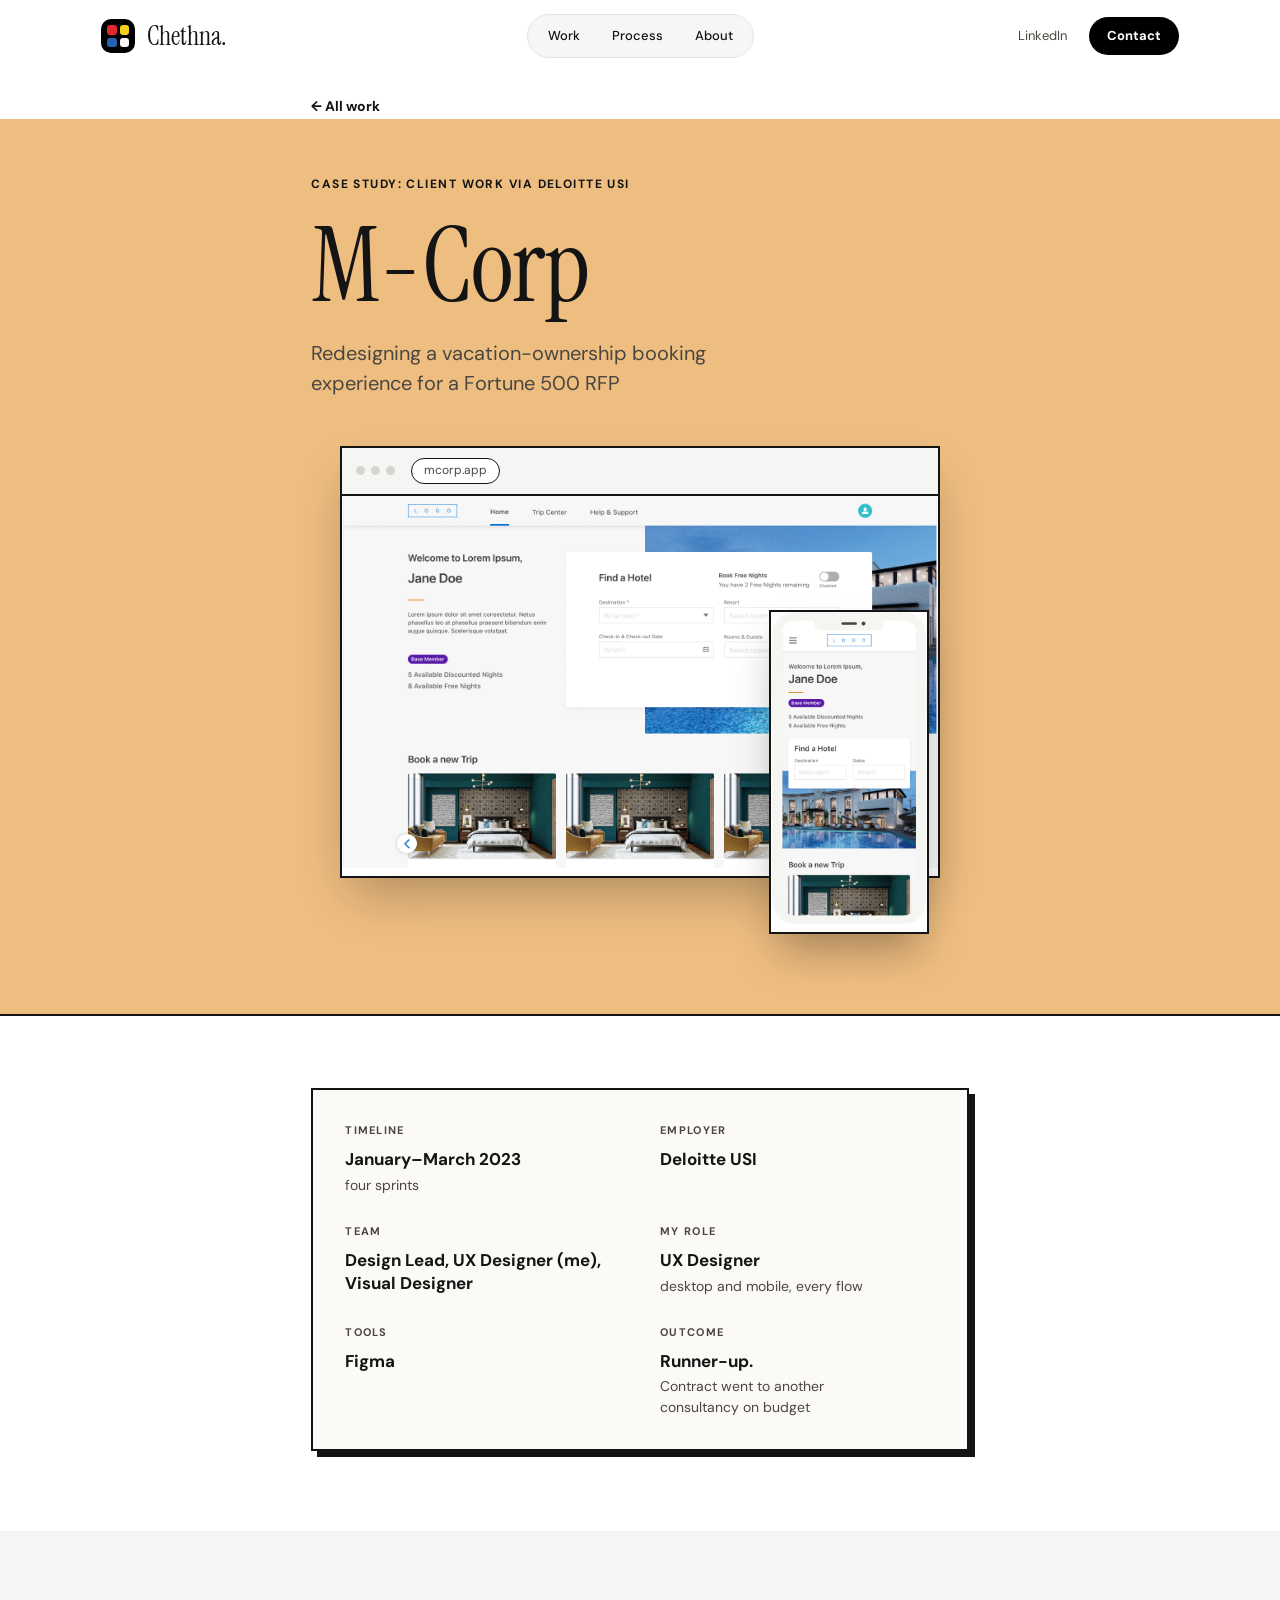
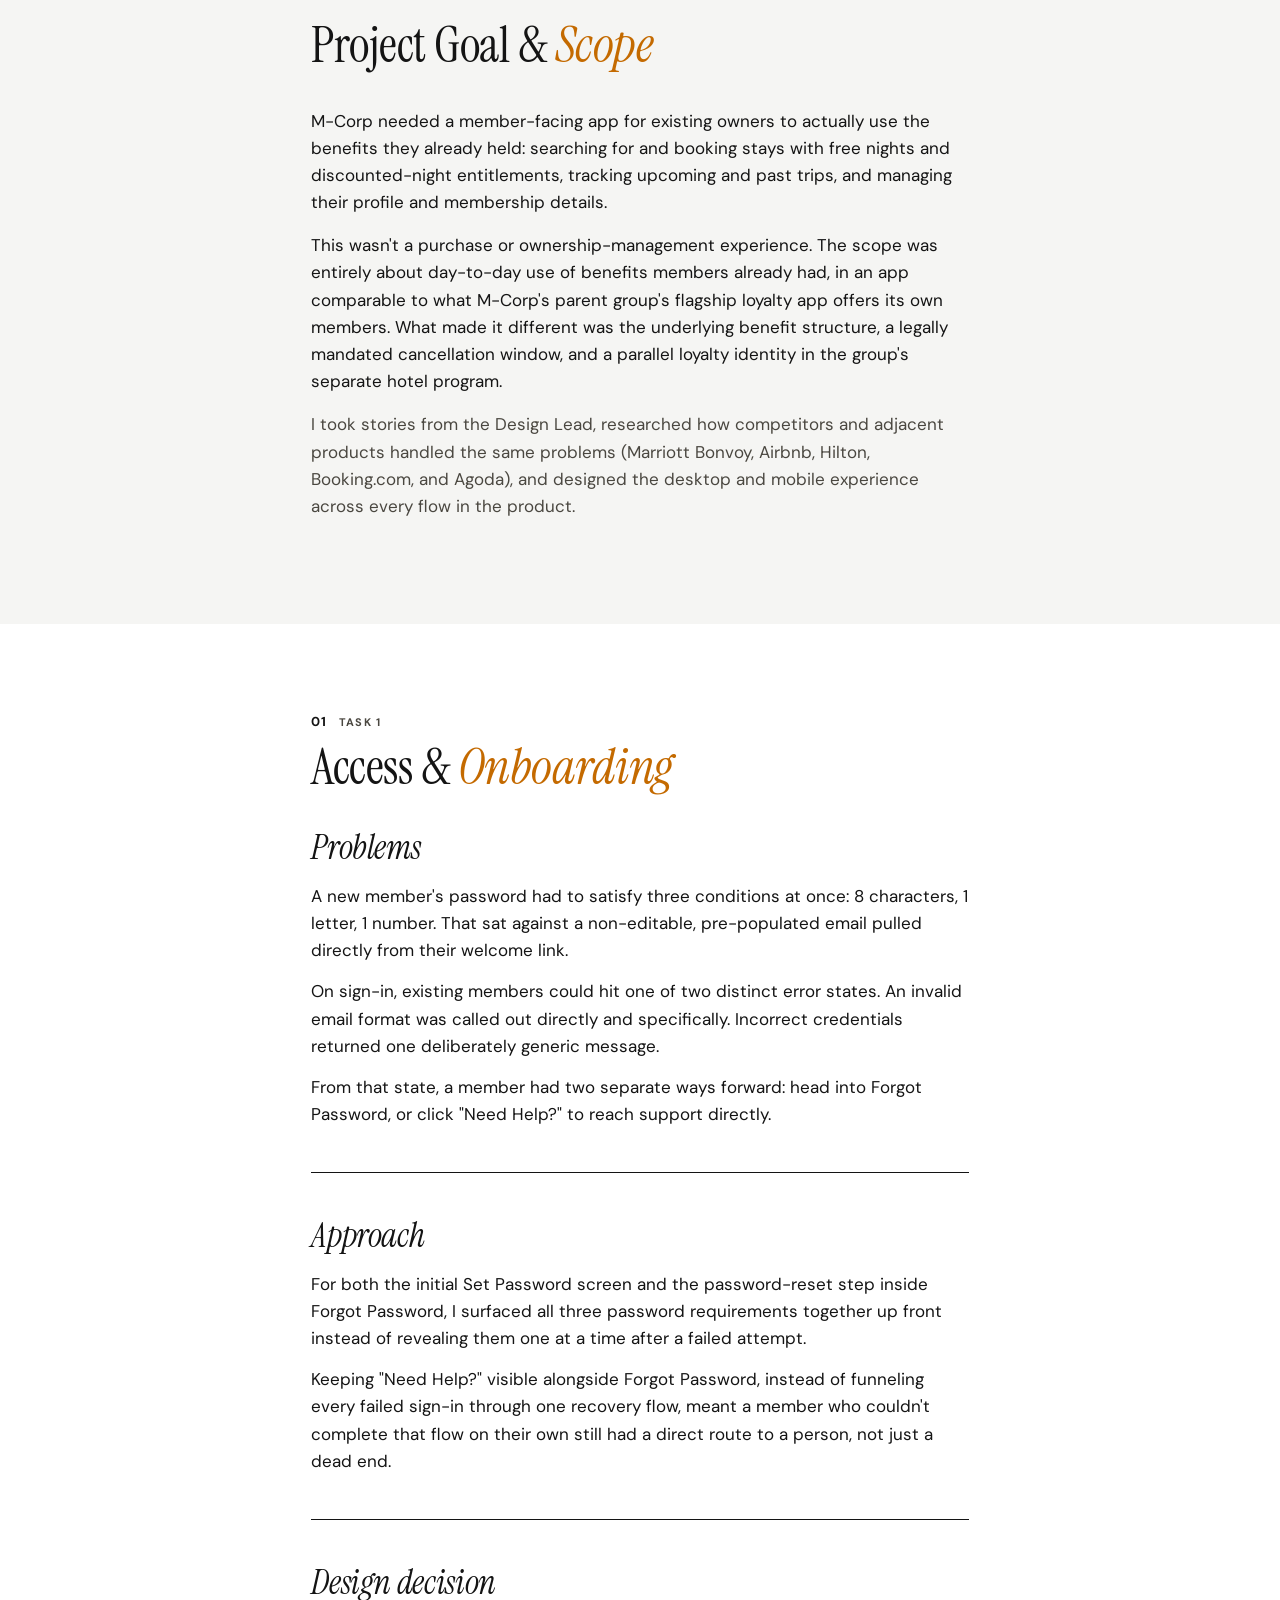
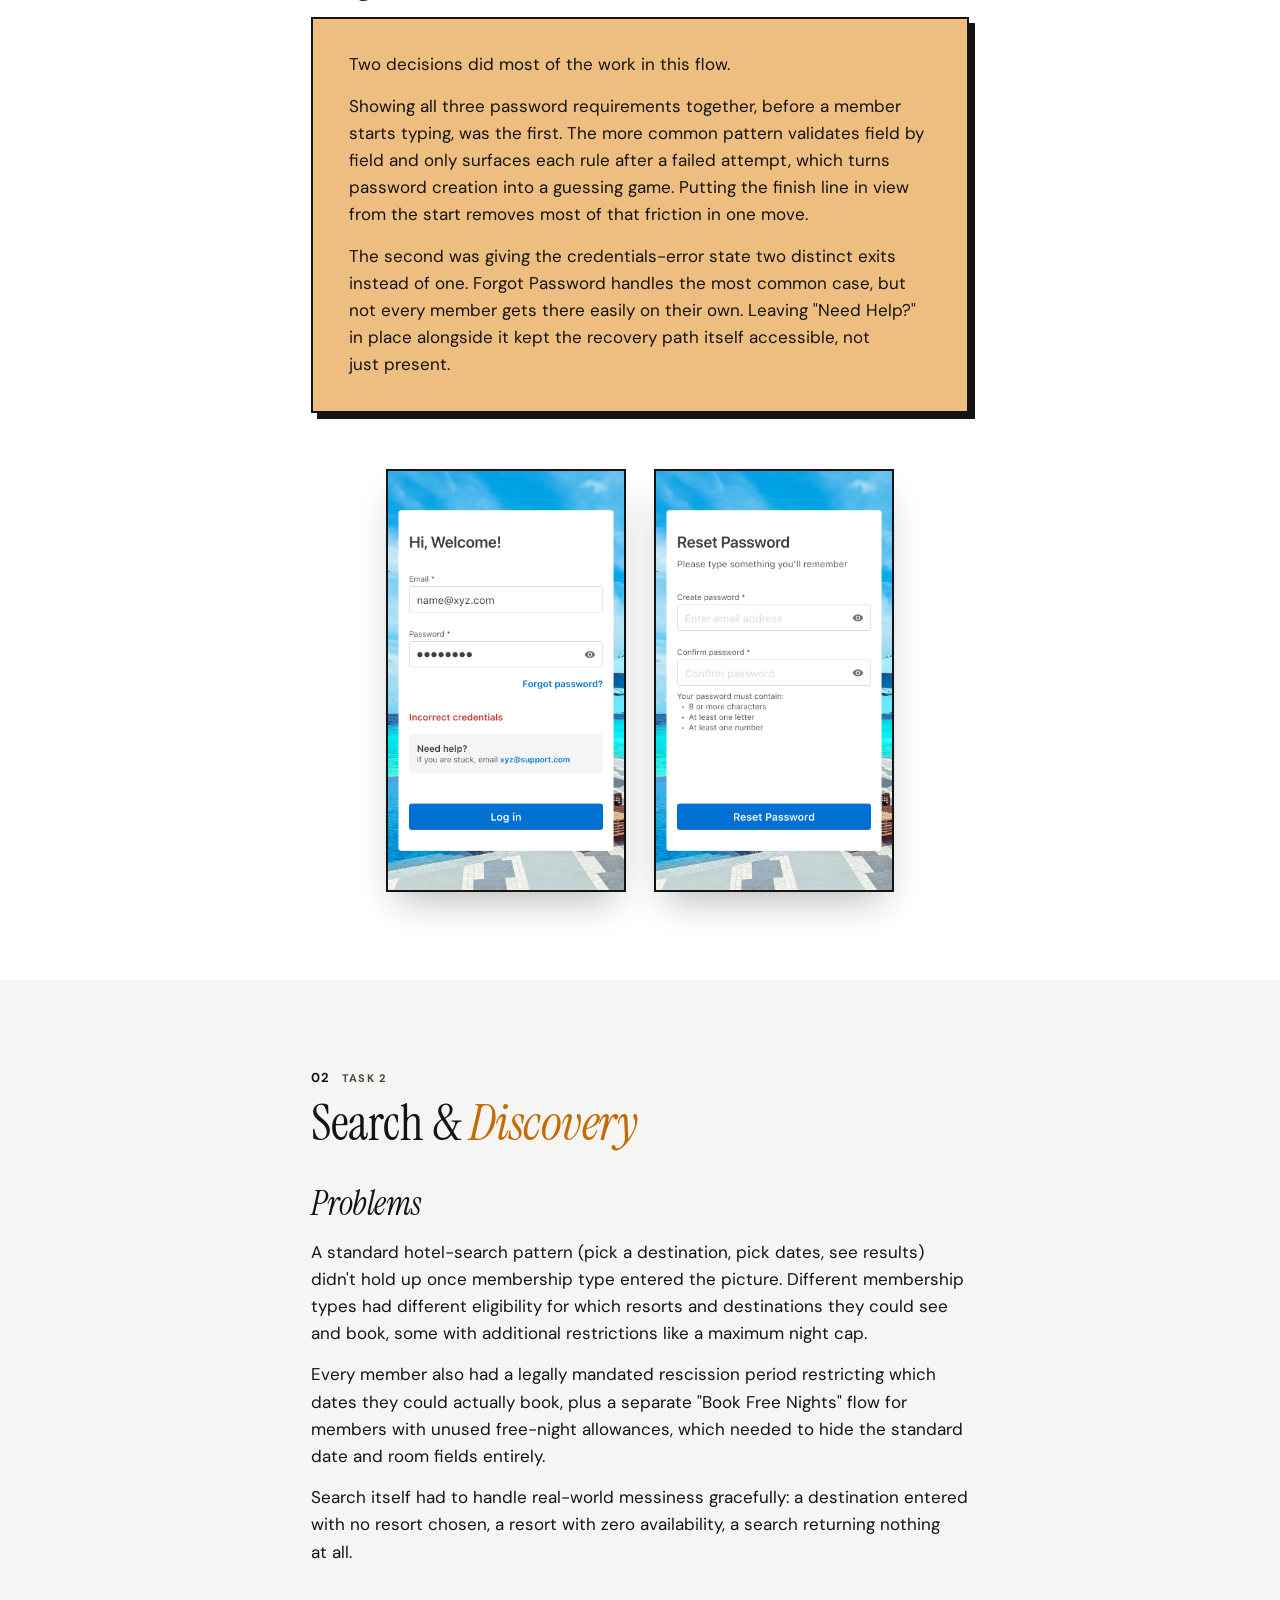
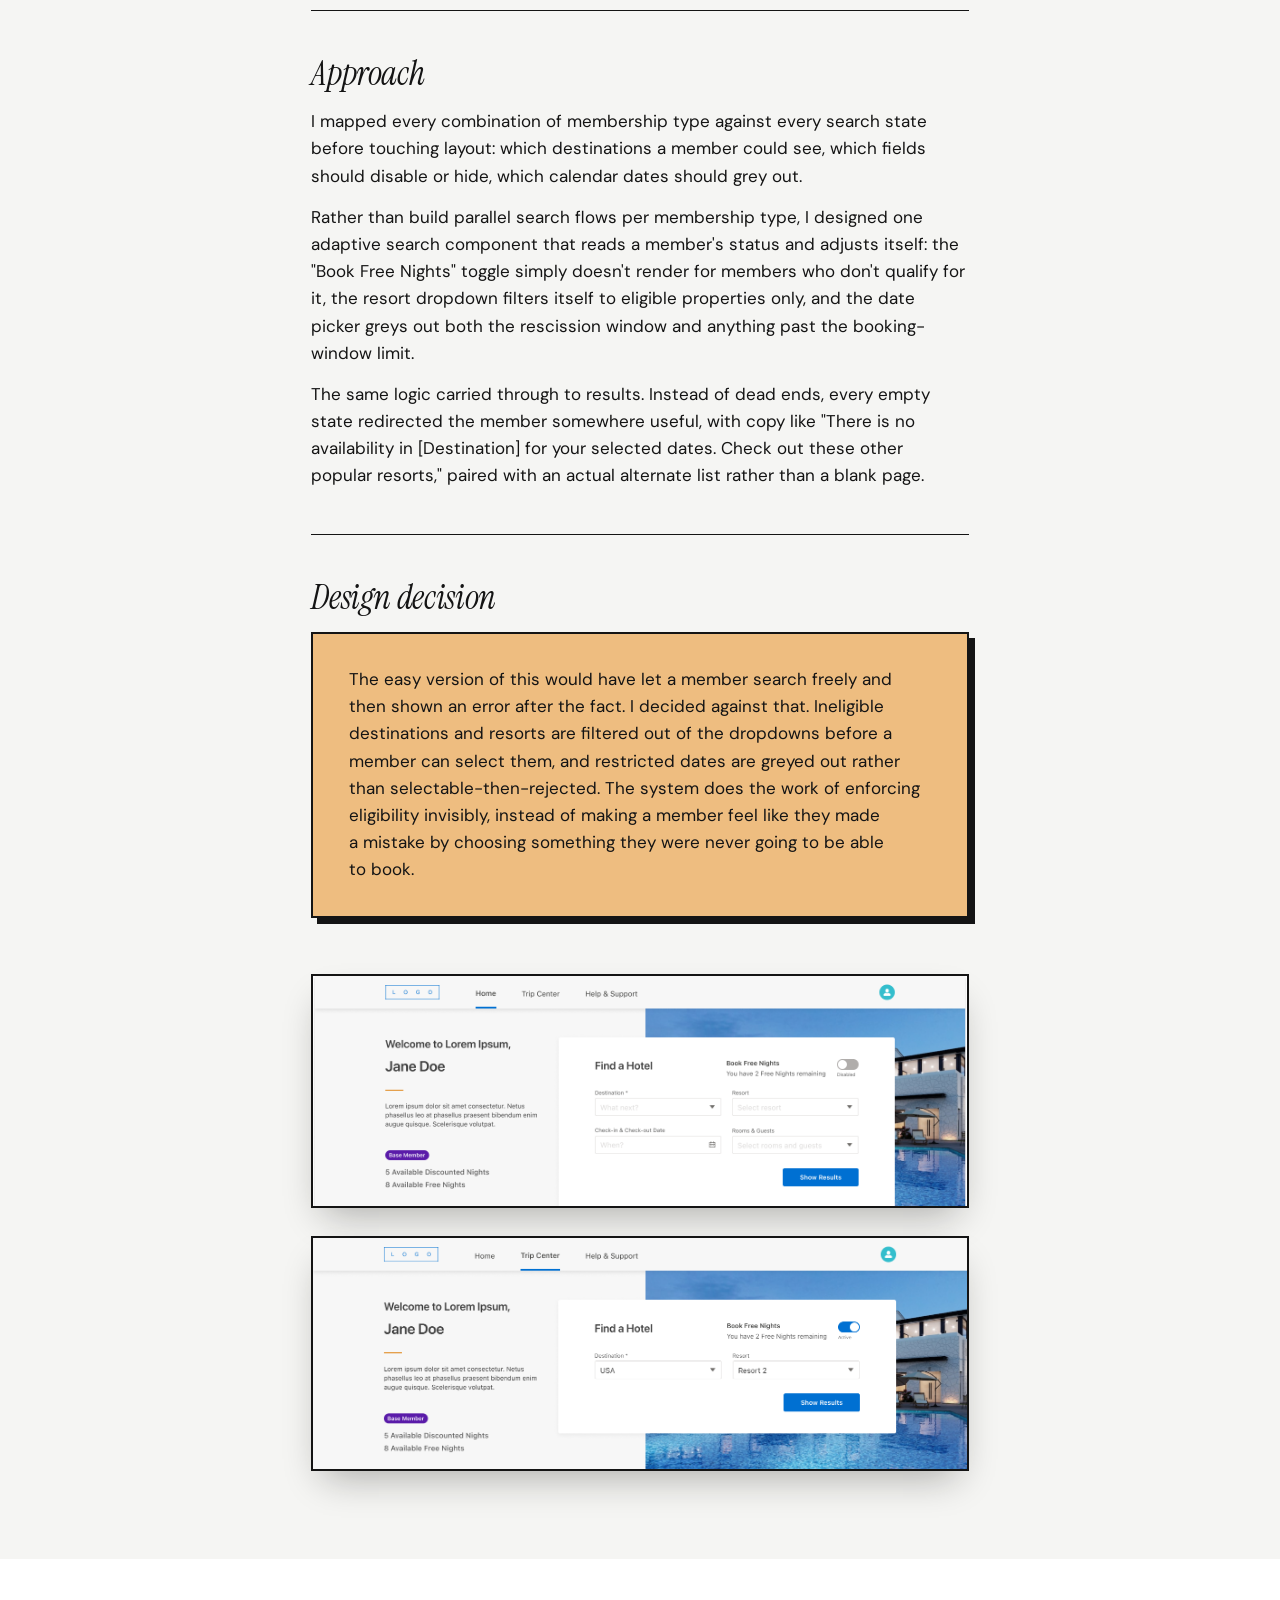
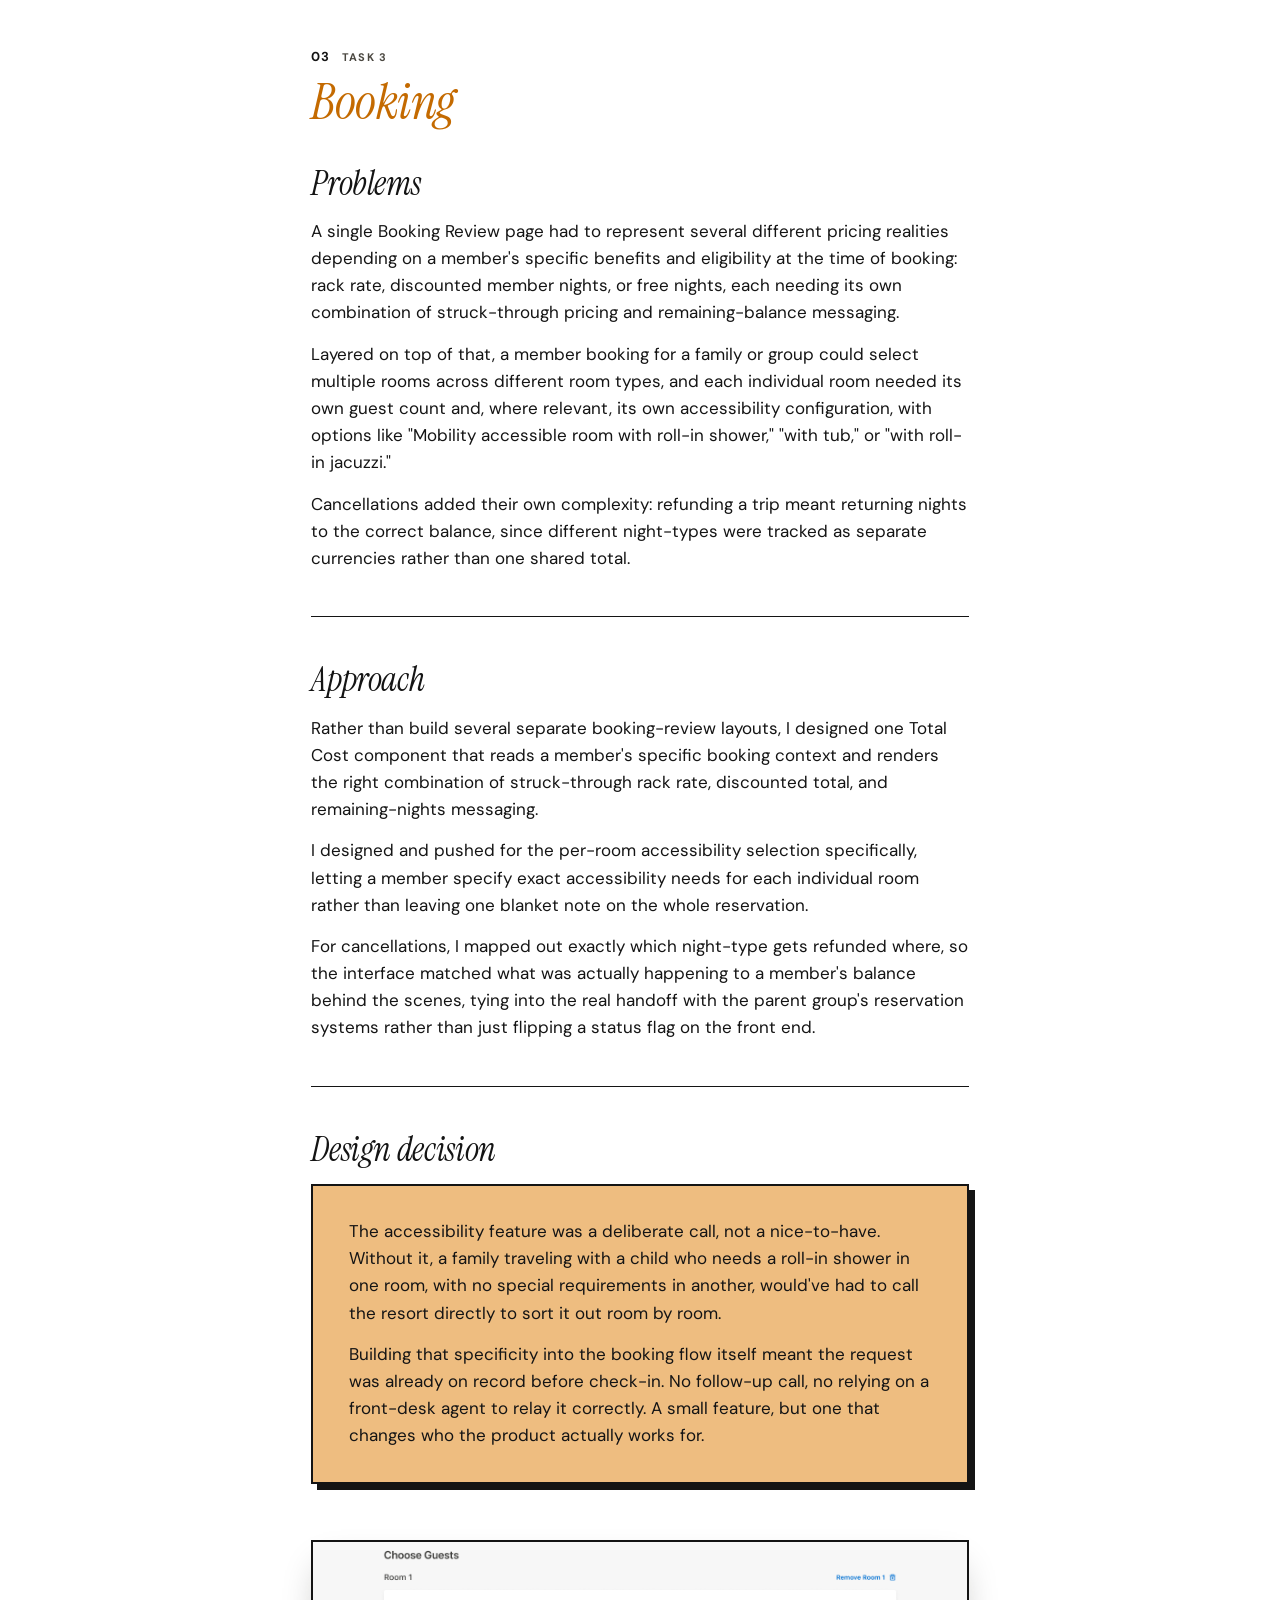
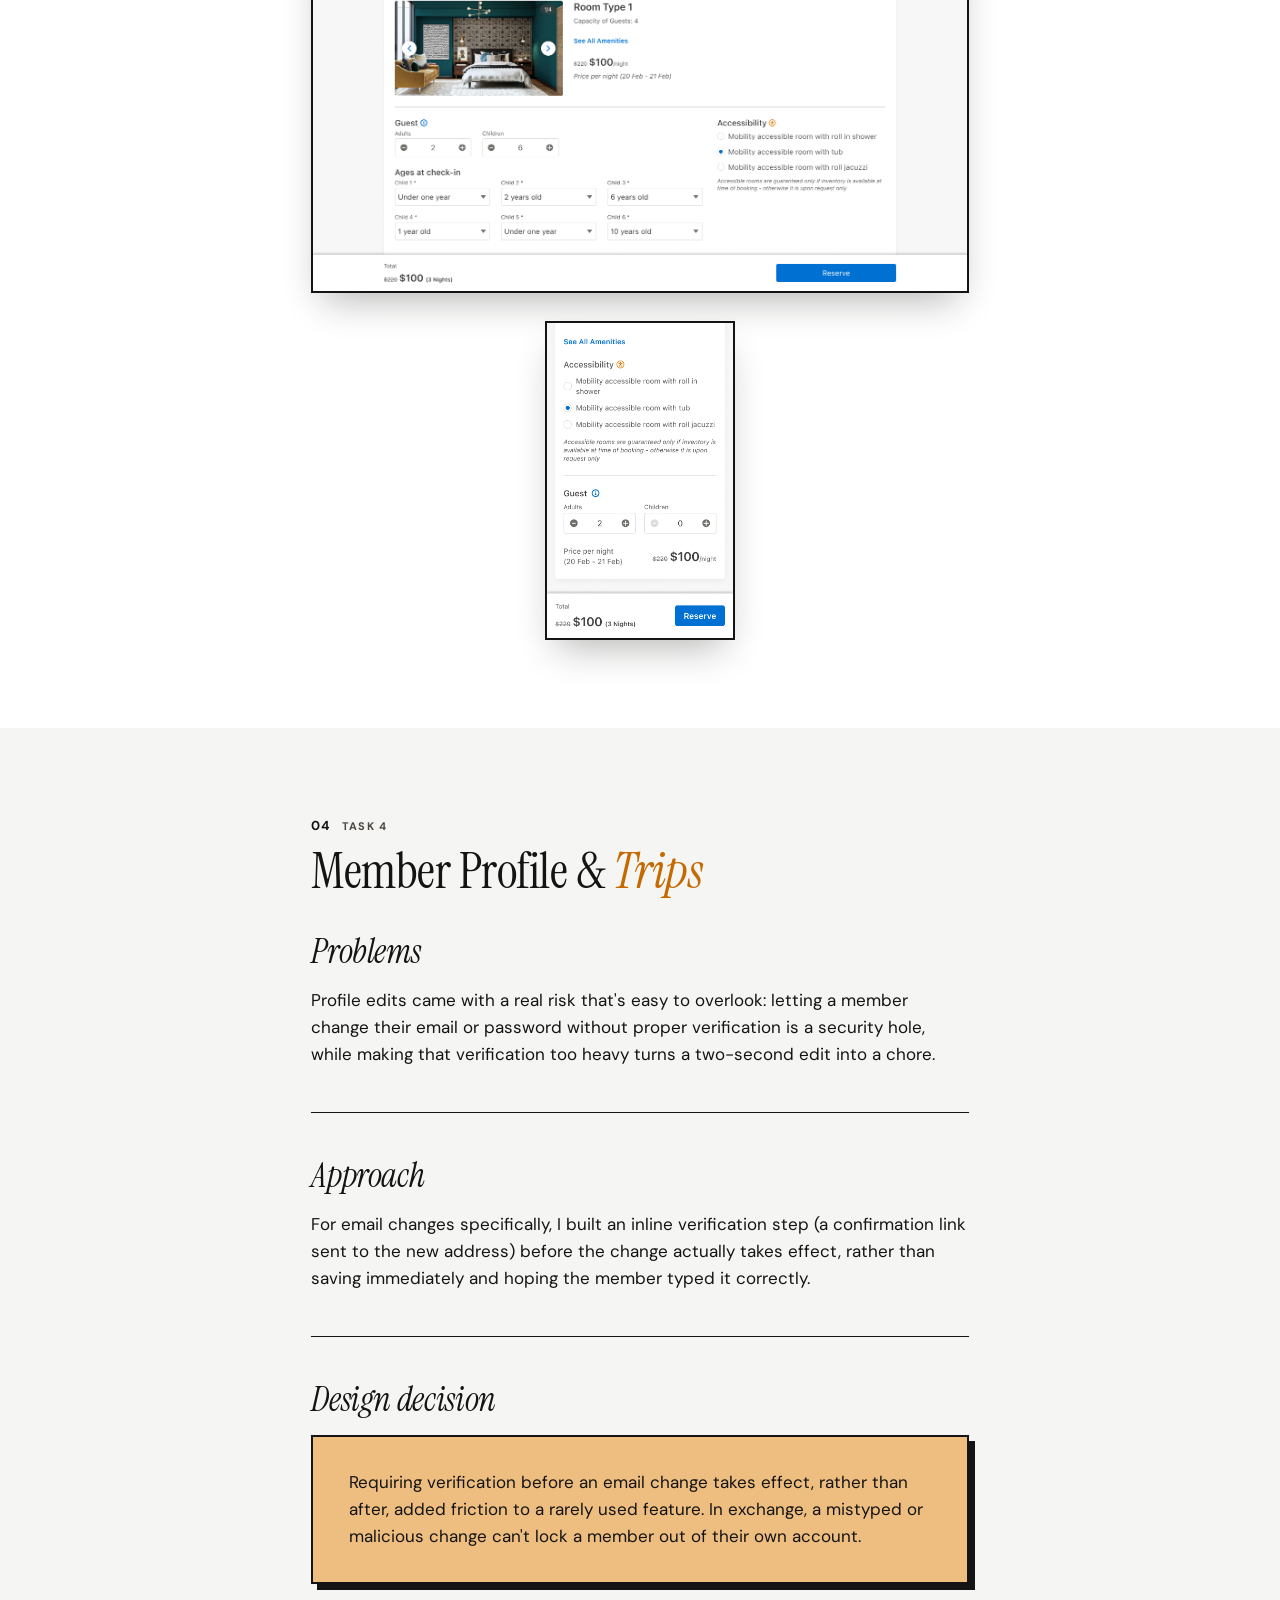
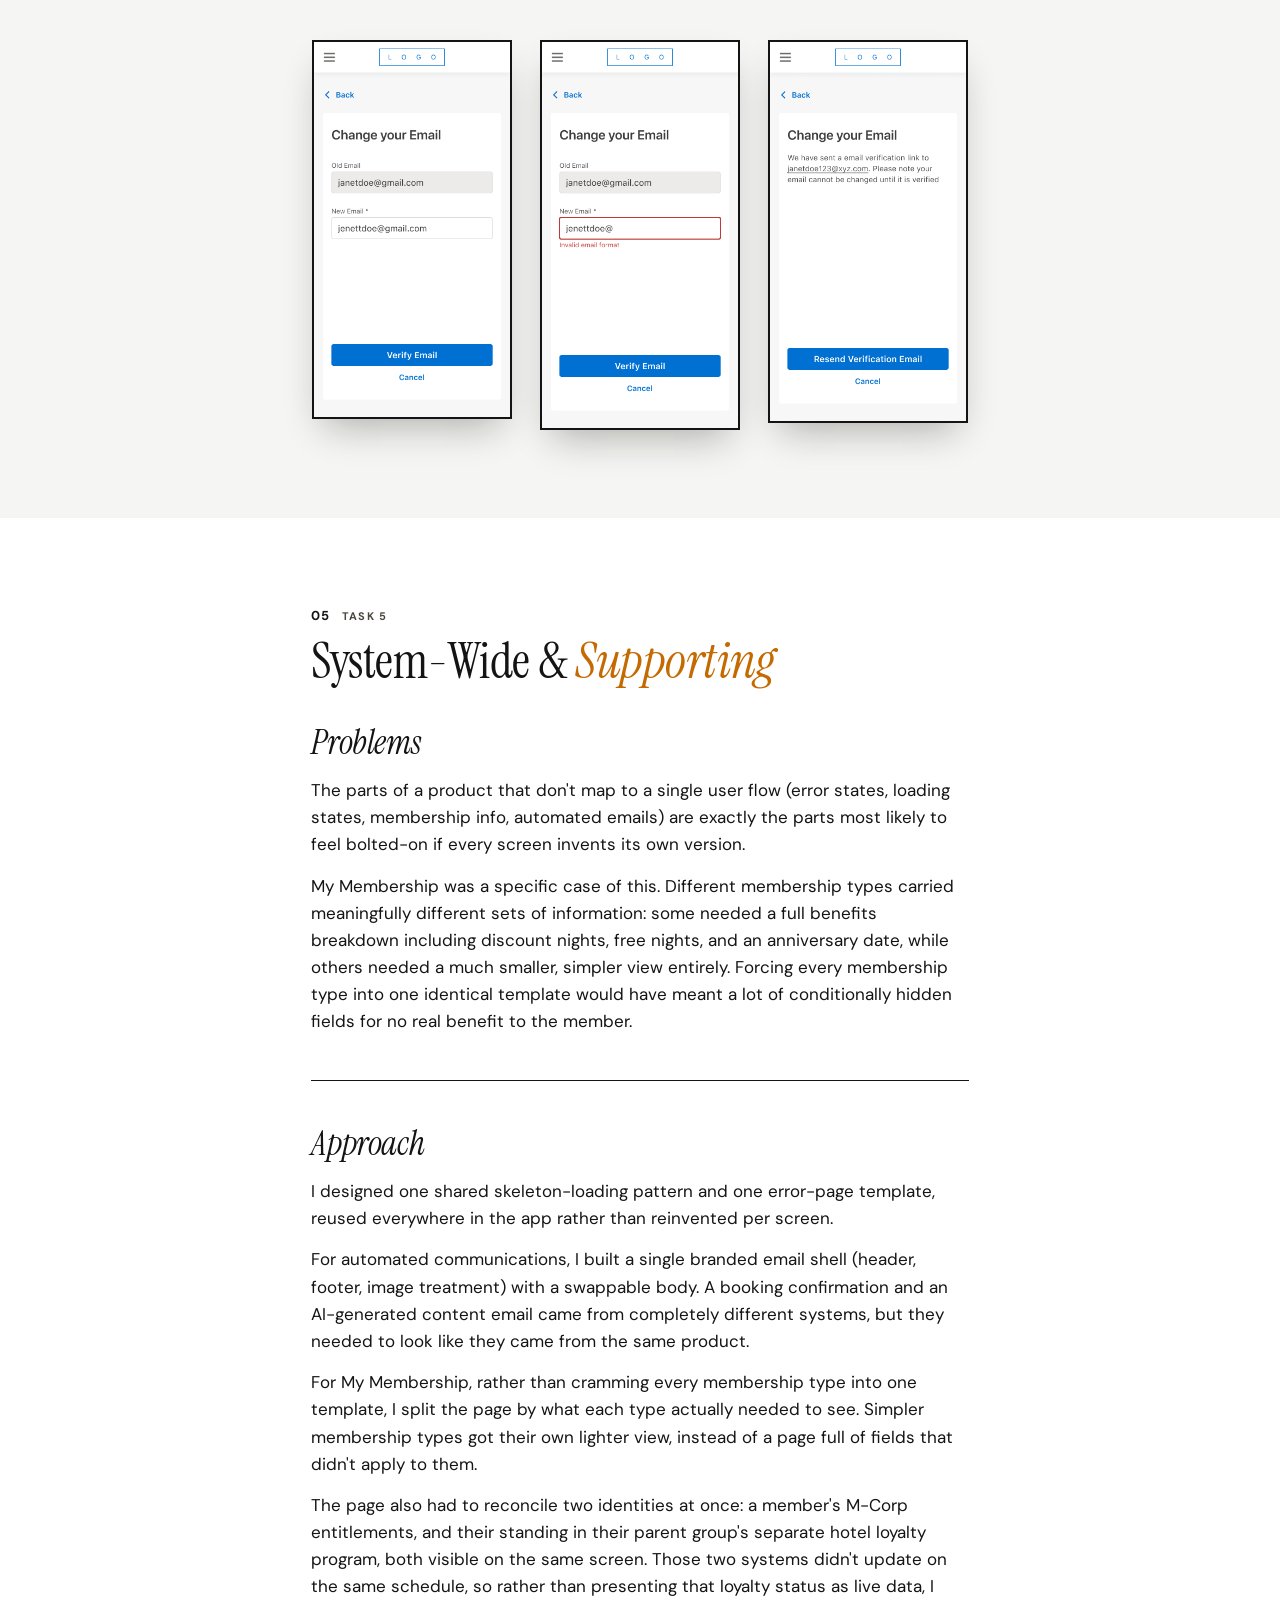
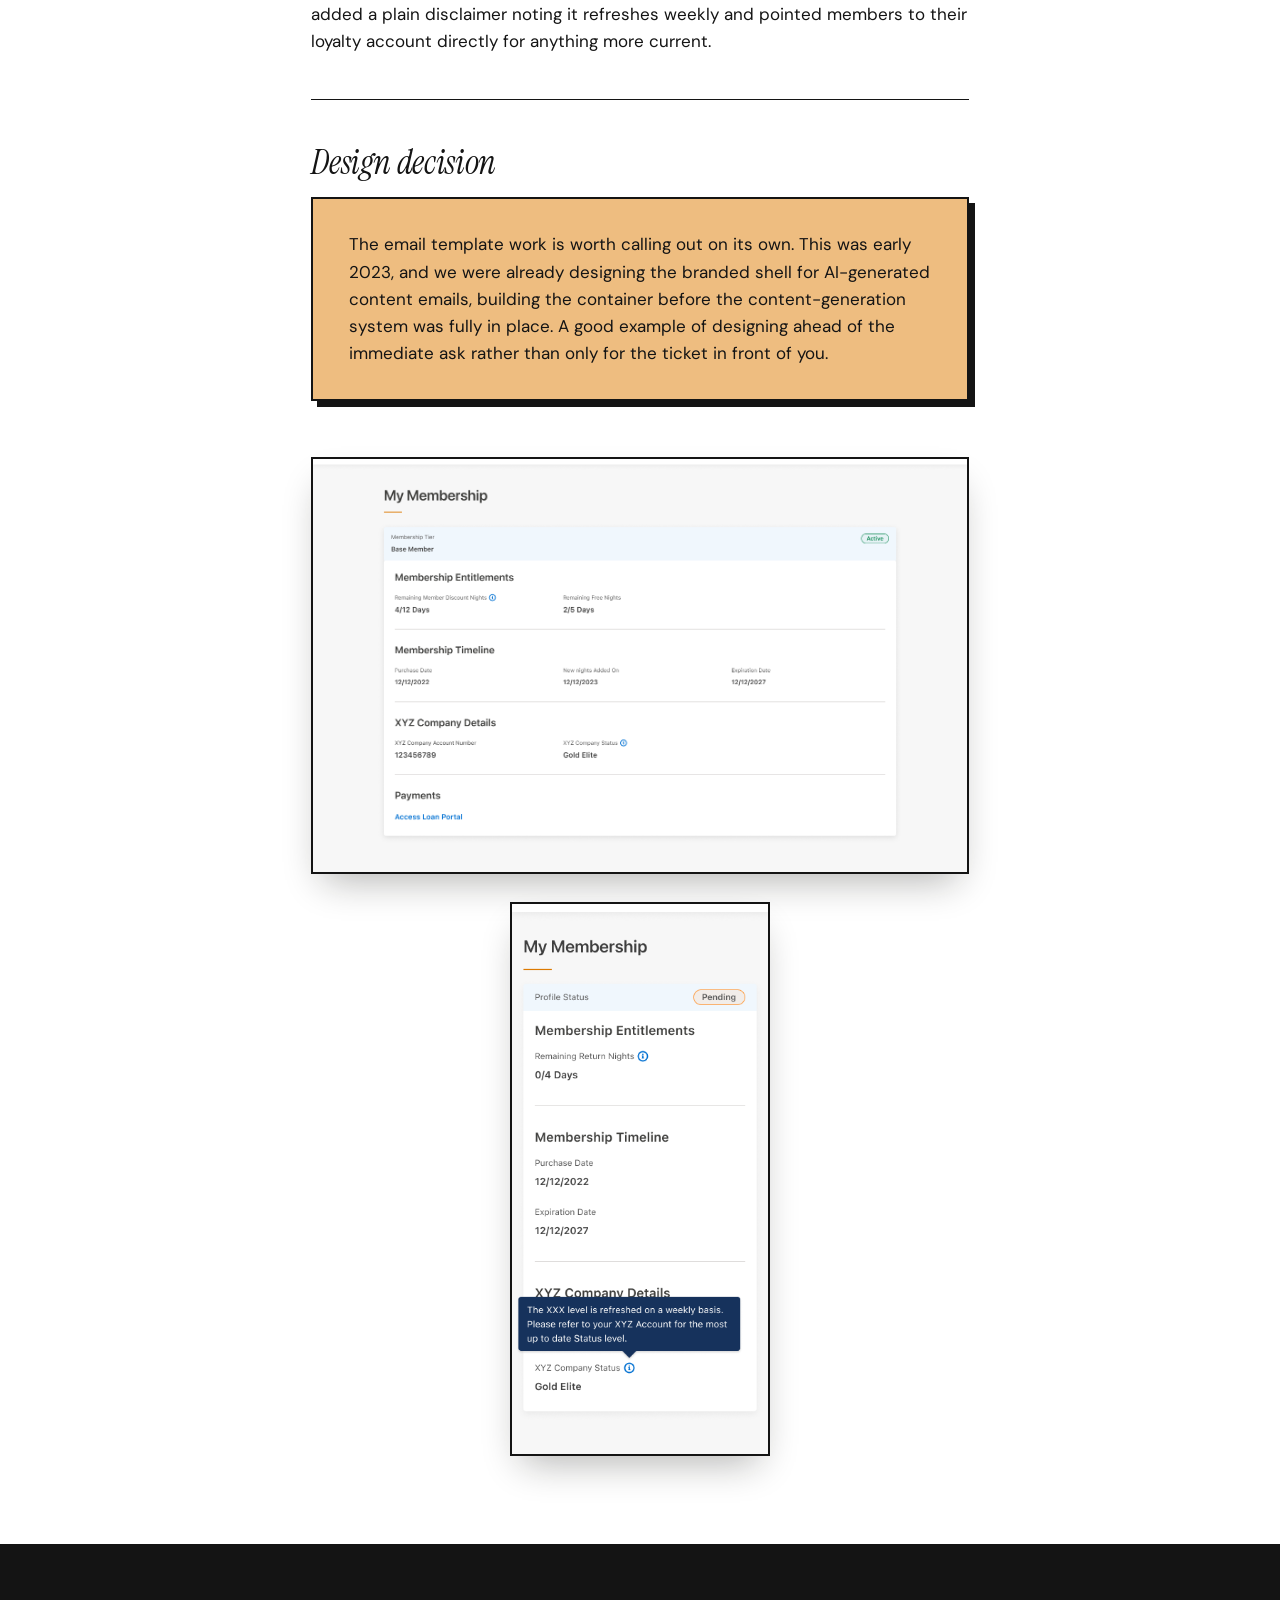
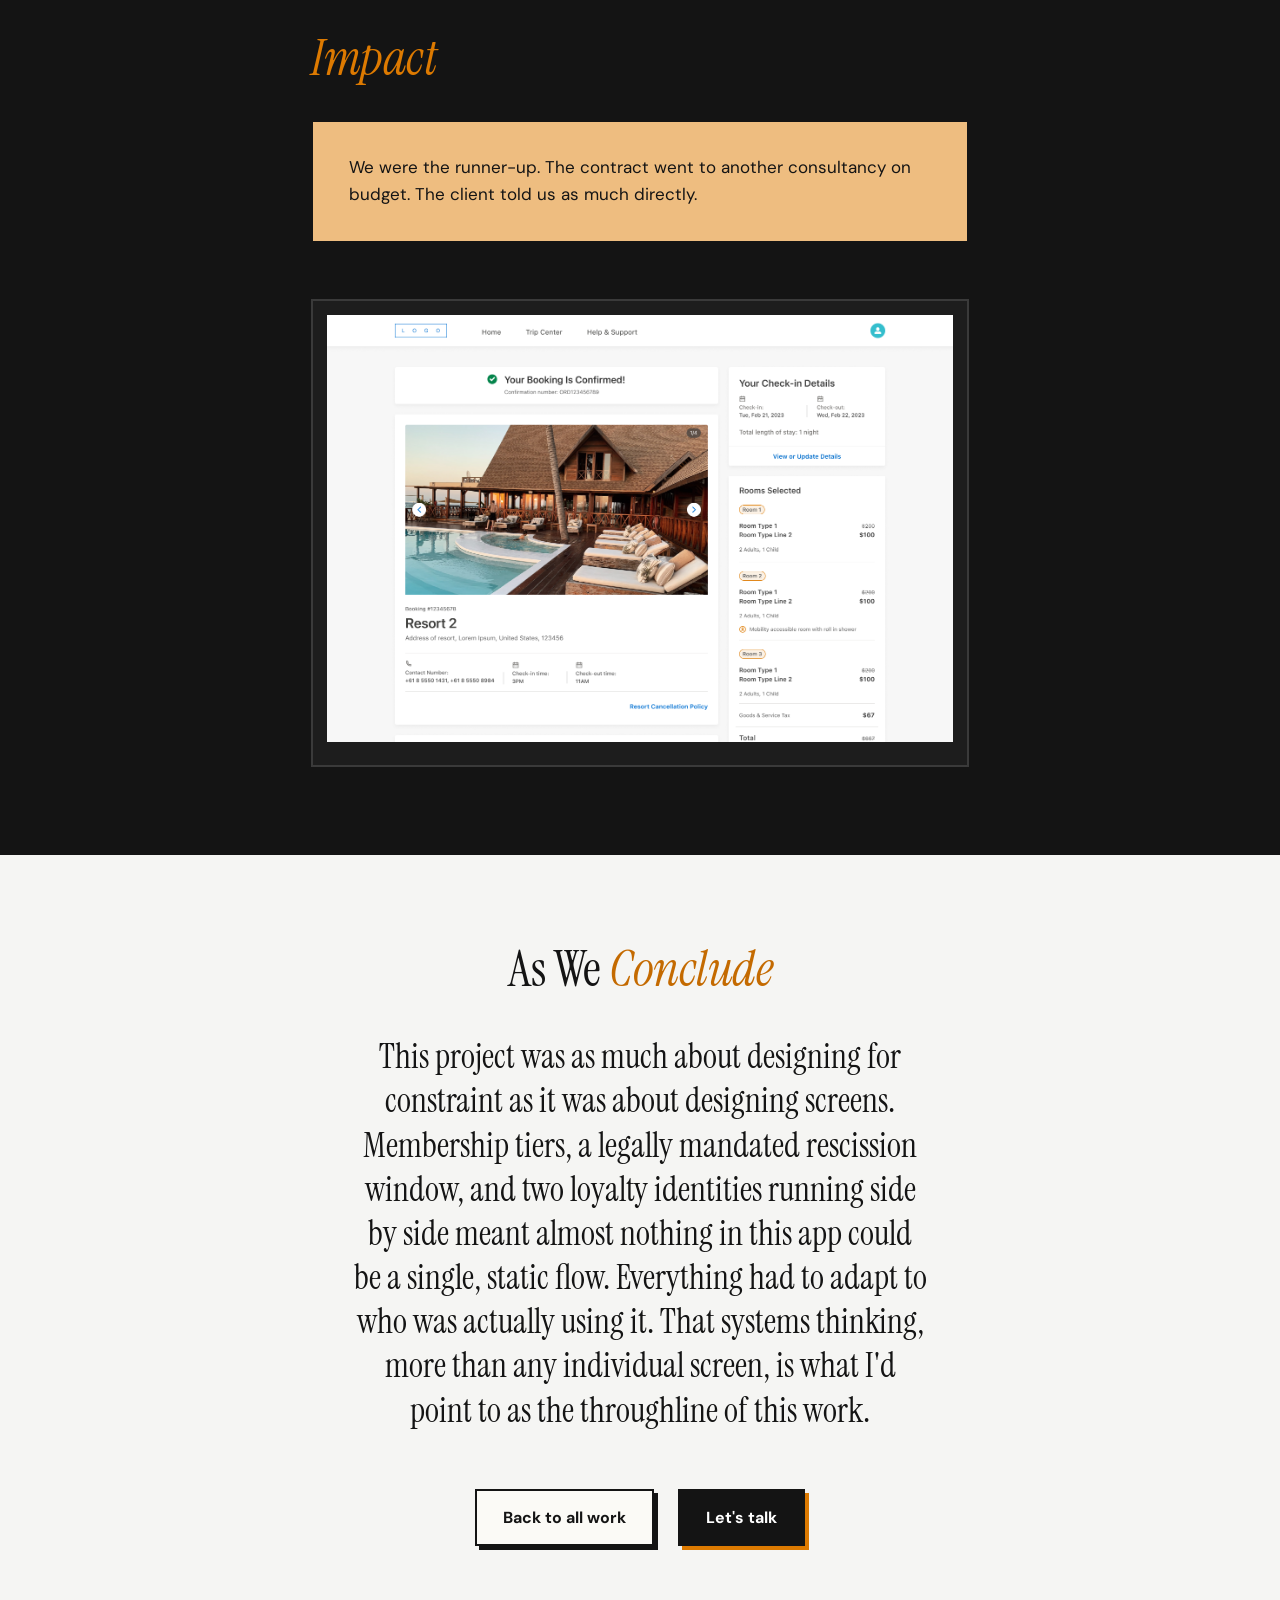
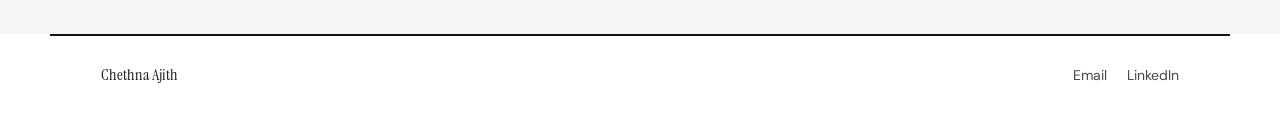
<file: mcorp/index.html>
<!DOCTYPE html>
<html lang="en">
<head>
<meta charset="UTF-8">
<meta name="viewport" content="width=device-width, initial-scale=1, viewport-fit=cover">
<meta name="color-scheme" content="light">
<title>M-Corp | Chethna</title>
<link rel="preconnect" href="https://fonts.googleapis.com">
<link rel="preconnect" href="https://fonts.gstatic.com" crossorigin>
<link href="https://fonts.googleapis.com/css2?family=Instrument+Serif:ital@0;1&family=DM+Sans:wght@400;500;700;900&display=swap" rel="stylesheet">
<link rel="stylesheet" href="../assets/css/style.css">
<link rel="stylesheet" href="../assets/css/mcorp.css">
</head>
<body>

<header class="nav">
  <div class="nav-wrap">
    <div class="nav-in">
      <a class="logo" href="../index.html#top" aria-label="Chethna, home">
        <span class="logo-tile" aria-hidden="true"><i style="background:var(--red)"></i><i style="background:var(--yellow)"></i><i style="background:var(--blue)"></i><i style="background:var(--warm)"></i></span>
        <span>Chethna.</span>
      </a>
      <nav class="nav-c" aria-label="Primary"><a href="../index.html#work">Work</a><a href="../index.html#process">Process</a><a href="../index.html#about">About</a></nav>
      <div class="nav-r">
        <div class="nav-social"><a href="https://www.linkedin.com/in/chethna-sreenivasan-76b16098/" target="_blank" rel="noopener">LinkedIn</a></div>
        <a class="pill-btn" href="mailto:chethnaajith@gmail.com">Contact</a>
      </div>
    </div>
  </div>
</header>

<div class="quiet-back">
  <div class="wrap"><a href="../index.html#work">&#8592;&nbsp;All work</a></div>
</div>
<div class="side-wrap">
<a class="back-link" href="../index.html#work">&#8592;&nbsp;All work</a>
<nav class="side-nav" aria-label="Case study sections">
  <a class="side-link" href="#top">M-Corp</a>
  <a class="side-link" href="#goal-scope">Goal &amp;&nbsp;Scope</a>
  <a class="side-link" href="#task-1"><span class="side-num">01</span>Access &amp; Onboarding</a>
  <a class="side-link" href="#task-2"><span class="side-num">02</span>Search &amp; Discovery</a>
  <a class="side-link" href="#task-3"><span class="side-num">03</span>Booking</a>
  <a class="side-link" href="#task-4"><span class="side-num">04</span>Member Profile &amp; Trips</a>
  <a class="side-link" href="#task-5"><span class="side-num">05</span>System-Wide &amp; Supporting</a>
  <a class="side-link" href="#impact">Impact</a>
  <a class="side-link" href="#conclude">As We Conclude</a>
</nav>
</div>

<main>

<section class="hero" id="top">
  <div class="wrap">
    <p class="eyebrow">Case study: client work via Deloitte&nbsp;USI</p>
    <h1>M-Corp</h1>
    <p class="dek">Redesigning a vacation-ownership booking experience for a Fortune 500&nbsp;RFP</p>
    <div class="device">
      <div class="desktop">
        <div class="desktop-bar">
          <span class="dot"></span><span class="dot"></span><span class="dot"></span>
          <span class="url">mcorp.app</span>
        </div>
        <img src="../assets/images/mcorp/img-6a42f0a8ac.png" alt="M-Corp authenticated landing page on desktop, showing the Find a Hotel search widget">
      </div>
      <div class="phone">
        <img src="../assets/images/mcorp/img-929ccf6fb0.png" alt="M-Corp authenticated landing page on mobile, showing the Find a Hotel search widget">
      </div>
    </div>
  </div>
</section>

<section class="context" aria-label="Project details">
  <div class="wrap">
    <div class="meta-card">
      <div class="meta-item">
        <p class="k">Timeline</p>
        <p class="p">January–March&nbsp;2023</p>
        <p class="s">four&nbsp;sprints</p>
      </div>
      <div class="meta-item">
        <p class="k">Employer</p>
        <p class="p">Deloitte&nbsp;USI</p>
      </div>
      <div class="meta-item">
        <p class="k">Team</p>
        <p class="p">Design Lead, UX Designer (me), Visual&nbsp;Designer</p>
      </div>
      <div class="meta-item">
        <p class="k">My role</p>
        <p class="p">UX&nbsp;Designer</p>
        <p class="s">desktop and mobile, every&nbsp;flow</p>
      </div>
      <div class="meta-item">
        <p class="k">Tools</p>
        <p class="p">Figma</p>
      </div>
      <div class="meta-item">
        <p class="k">Outcome</p>
        <p class="p">Runner-up.</p>
        <p class="s">Contract went to another consultancy on&nbsp;budget</p>
      </div>
    </div>
  </div>
</section>

<section class="block soft reveal" id="goal-scope">
  <div class="wrap">
    <header class="section-head">
      <h2 class="title">Project Goal &amp;&nbsp;<em>Scope</em></h2>
    </header>
    <div class="body">
      <p>M-Corp needed a member-facing app for existing owners to actually use the benefits they already held: searching for and booking stays with free nights and discounted-night entitlements, tracking upcoming and past trips, and managing their profile and membership details.</p>
      <p>This wasn't a purchase or ownership-management experience. The scope was entirely about day-to-day use of benefits members already had, in an app comparable to what M-Corp's parent group's flagship loyalty app offers its own members. What made it different was the underlying benefit structure, a legally mandated cancellation window, and a parallel loyalty identity in the group's separate hotel program.</p>
      <p class="muted">I took stories from the Design Lead, researched how competitors and adjacent products handled the same problems (Marriott Bonvoy, Airbnb, Hilton, Booking.com, and Agoda), and designed the desktop and mobile experience across every flow in the product.</p>
    </div>
  </div>
</section>

<section class="block reveal" id="task-1">
  <div class="wrap">
    <header class="section-head">
      <p class="kicker"><span class="num">01</span><span class="task-tag">Task&nbsp;1</span></p>
      <h2 class="title">Access &amp;&nbsp;<em>Onboarding</em></h2>
    </header>

    <div class="sub">
      <h3>Problems</h3>
      <p>A new member's password had to satisfy three conditions at once: 8 characters, 1 letter, 1 number. That sat against a non-editable, pre-populated email pulled directly from their welcome link.</p>
      <p>On sign-in, existing members could hit one of two distinct error states. An invalid email format was called out directly and specifically. Incorrect credentials returned one deliberately generic message.</p>
      <p>From that state, a member had two separate ways forward: head into Forgot Password, or click "Need Help?" to reach support directly.</p>
    </div>

    <div class="sub">
      <h3>Approach</h3>
      <p>For both the initial Set Password screen and the password-reset step inside Forgot Password, I surfaced all three password requirements together up front instead of revealing them one at a time after a failed attempt.</p>
      <p>Keeping "Need Help?" visible alongside Forgot Password, instead of funneling every failed sign-in through one recovery flow, meant a member who couldn't complete that flow on their own still had a direct route to a person, not just a dead end.</p>
    </div>

    <div class="sub">
      <h3>Design&nbsp;decision</h3>
      <div class="callout">
        <p>Two decisions did most of the work in this flow.</p>
        <p>Showing all three password requirements together, before a member starts typing, was the first. The more common pattern validates field by field and only surfaces each rule after a failed attempt, which turns password creation into a guessing game. Putting the finish line in view from the start removes most of that friction in one move.</p>
        <p>The second was giving the credentials-error state two distinct exits instead of one. Forgot Password handles the most common case, but not every member gets there easily on their own. Leaving "Need Help?" in place alongside it kept the recovery path itself accessible, not just present.</p>
      </div>
    </div>

    <div class="photos pair">
      <img src="../assets/images/mcorp/img-c6ee790aae.png" alt="Sign-in screen showing the 'Incorrect credentials' error message, with Forgot Password link and Need Help support prompt both visible">
      <img src="../assets/images/mcorp/img-3ed91bcf63.png" alt="Reset Password screen showing all three password requirements listed together: 8 or more characters, at least one letter, at least one number">
    </div>
  </div>
</section>

<section class="block soft reveal" id="task-2">
  <div class="wrap">
    <header class="section-head">
      <p class="kicker"><span class="num">02</span><span class="task-tag">Task&nbsp;2</span></p>
      <h2 class="title">Search &amp;&nbsp;<em>Discovery</em></h2>
    </header>

    <div class="sub">
      <h3>Problems</h3>
      <p>A standard hotel-search pattern (pick a destination, pick dates, see results) didn't hold up once membership type entered the picture. Different membership types had different eligibility for which resorts and destinations they could see and book, some with additional restrictions like a maximum night cap.</p>
      <p>Every member also had a legally mandated rescission period restricting which dates they could actually book, plus a separate "Book Free Nights" flow for members with unused free-night allowances, which needed to hide the standard date and room fields entirely.</p>
      <p>Search itself had to handle real-world messiness gracefully: a destination entered with no resort chosen, a resort with zero availability, a search returning nothing at all.</p>
    </div>

    <div class="sub">
      <h3>Approach</h3>
      <p>I mapped every combination of membership type against every search state before touching layout: which destinations a member could see, which fields should disable or hide, which calendar dates should grey out.</p>
      <p>Rather than build parallel search flows per membership type, I designed one adaptive search component that reads a member's status and adjusts itself: the "Book Free Nights" toggle simply doesn't render for members who don't qualify for it, the resort dropdown filters itself to eligible properties only, and the date picker greys out both the rescission window and anything past the booking-window limit.</p>
      <p>The same logic carried through to results. Instead of dead ends, every empty state redirected the member somewhere useful, with copy like "There is no availability in [Destination] for your selected dates. Check out these other popular resorts," paired with an actual alternate list rather than a blank page.</p>
    </div>

    <div class="sub">
      <h3>Design&nbsp;decision</h3>
      <div class="callout">
        <p>The easy version of this would have let a member search freely and then shown an error after the fact. I decided against that. Ineligible destinations and resorts are filtered out of the dropdowns before a member can select them, and restricted dates are greyed out rather than selectable-then-rejected. The system does the work of enforcing eligibility invisibly, instead of making a member feel like they made a mistake by choosing something they were never going to be able to book.</p>
      </div>
    </div>

    <div class="photos stack">
      <img src="../assets/images/mcorp/img-b44bece70f.png" alt="Find a Hotel search widget with Book Free Nights disabled, showing the standard destination, resort, dates, and rooms &amp; guests fields">
      <img src="../assets/images/mcorp/img-798dc2ea11.png" alt="Find a Hotel search widget with Book Free Nights toggled on and active, showing the destination and resort fields for booking with free nights">
    </div>
  </div>
</section>

<section class="block reveal" id="task-3">
  <div class="wrap">
    <header class="section-head">
      <p class="kicker"><span class="num">03</span><span class="task-tag">Task&nbsp;3</span></p>
      <h2 class="title"><em>Booking</em></h2>
    </header>

    <div class="sub">
      <h3>Problems</h3>
      <p>A single Booking Review page had to represent several different pricing realities depending on a member's specific benefits and eligibility at the time of booking: rack rate, discounted member nights, or free nights, each needing its own combination of struck-through pricing and remaining-balance messaging.</p>
      <p>Layered on top of that, a member booking for a family or group could select multiple rooms across different room types, and each individual room needed its own guest count and, where relevant, its own accessibility configuration, with options like "Mobility accessible room with roll-in shower," "with tub," or "with roll-in jacuzzi."</p>
      <p>Cancellations added their own complexity: refunding a trip meant returning nights to the correct balance, since different night-types were tracked as separate currencies rather than one shared total.</p>
    </div>

    <div class="sub">
      <h3>Approach</h3>
      <p>Rather than build several separate booking-review layouts, I designed one Total Cost component that reads a member's specific booking context and renders the right combination of struck-through rack rate, discounted total, and remaining-nights messaging.</p>
      <p>I designed and pushed for the per-room accessibility selection specifically, letting a member specify exact accessibility needs for each individual room rather than leaving one blanket note on the whole reservation.</p>
      <p>For cancellations, I mapped out exactly which night-type gets refunded where, so the interface matched what was actually happening to a member's balance behind the scenes, tying into the real handoff with the parent group's reservation systems rather than just flipping a status flag on the front end.</p>
    </div>

    <div class="sub">
      <h3>Design&nbsp;decision</h3>
      <div class="callout">
        <p>The accessibility feature was a deliberate call, not a nice-to-have. Without it, a family traveling with a child who needs a roll-in shower in one room, with no special requirements in another, would've had to call the resort directly to sort it out room by room.</p>
        <p>Building that specificity into the booking flow itself meant the request was already on record before check-in. No follow-up call, no relying on a front-desk agent to relay it correctly. A small feature, but one that changes who the product actually works for.</p>
      </div>
    </div>

    <div class="photos combo row">
      <img src="../assets/images/mcorp/img-8e87e88c6a.png" alt="Desktop Choose Guests screen showing per-room accessibility options (roll-in shower, tub, roll-in jacuzzi) alongside adult, children, and children's-age fields">
      <img class="mobile" src="../assets/images/mcorp/img-addbc91e88.png" alt="Mobile Choose Guests screen showing the same accessibility options alongside guest counts and price per night">
    </div>
  </div>
</section>

<section class="block soft reveal" id="task-4">
  <div class="wrap">
    <header class="section-head">
      <p class="kicker"><span class="num">04</span><span class="task-tag">Task&nbsp;4</span></p>
      <h2 class="title">Member Profile &amp;&nbsp;<em>Trips</em></h2>
    </header>

    <div class="sub">
      <h3>Problems</h3>
      <p>Profile edits came with a real risk that's easy to overlook: letting a member change their email or password without proper verification is a security hole, while making that verification too heavy turns a two-second edit into a chore.</p>
    </div>

    <div class="sub">
      <h3>Approach</h3>
      <p>For email changes specifically, I built an inline verification step (a confirmation link sent to the new address) before the change actually takes effect, rather than saving immediately and hoping the member typed it correctly.</p>
    </div>

    <div class="sub">
      <h3>Design&nbsp;decision</h3>
      <div class="callout">
        <p>Requiring verification before an email change takes effect, rather than after, added friction to a rarely used feature. In exchange, a mistyped or malicious change can't lock a member out of their own account.</p>
      </div>
    </div>

    <div class="photos pair three">
      <img src="../assets/images/mcorp/img-0cda74cb65.png" alt="Change your Email form showing the old email, pre-filled and locked, next to an editable new email field">
      <img src="../assets/images/mcorp/img-90000bdae3.png" alt="Change your Email form showing an inline 'Invalid email format' error on the new email field">
      <img src="../assets/images/mcorp/img-1789fbdeeb.png" alt="Change your Email confirmation state, reading 'We have sent an email verification link... your email cannot be changed until it is verified,' with a Resend Verification Email button">
    </div>
  </div>
</section>

<section class="block reveal" id="task-5">
  <div class="wrap">
    <header class="section-head">
      <p class="kicker"><span class="num">05</span><span class="task-tag">Task&nbsp;5</span></p>
      <h2 class="title">System-Wide &amp;&nbsp;<em>Supporting</em></h2>
    </header>

    <div class="sub">
      <h3>Problems</h3>
      <p>The parts of a product that don't map to a single user flow (error states, loading states, membership info, automated emails) are exactly the parts most likely to feel bolted-on if every screen invents its own version.</p>
      <p>My Membership was a specific case of this. Different membership types carried meaningfully different sets of information: some needed a full benefits breakdown including discount nights, free nights, and an anniversary date, while others needed a much smaller, simpler view entirely. Forcing every membership type into one identical template would have meant a lot of conditionally hidden fields for no real benefit to the member.</p>
    </div>

    <div class="sub">
      <h3>Approach</h3>
      <p>I designed one shared skeleton-loading pattern and one error-page template, reused everywhere in the app rather than reinvented per screen.</p>
      <p>For automated communications, I built a single branded email shell (header, footer, image treatment) with a swappable body. A booking confirmation and an AI-generated content email came from completely different systems, but they needed to look like they came from the same product.</p>
      <p>For My Membership, rather than cramming every membership type into one template, I split the page by what each type actually needed to see. Simpler membership types got their own lighter view, instead of a page full of fields that didn't apply to them.</p>
      <p>The page also had to reconcile two identities at once: a member's M-Corp entitlements, and their standing in their parent group's separate hotel loyalty program, both visible on the same screen. Those two systems didn't update on the same schedule, so rather than presenting that loyalty status as live data, I added a plain disclaimer noting it refreshes weekly and pointed members to their loyalty account directly for anything more current.</p>
    </div>

    <div class="sub">
      <h3>Design&nbsp;decision</h3>
      <div class="callout">
        <p>The email template work is worth calling out on its own. This was early 2023, and we were already designing the branded shell for AI-generated content emails, building the container before the content-generation system was fully in place. A good example of designing ahead of the immediate ask rather than only for the ticket in front of you.</p>
      </div>
    </div>

    <div class="photos combo">
      <img src="../assets/images/mcorp/img-f1e4b4e85c.png" alt="Desktop My Membership screen for an active Regular Member, showing Membership Entitlements, Membership Timeline, and the parent group's loyalty program details">
      <img class="mobile" src="../assets/images/mcorp/img-2f37c17b96.png" alt="Mobile My Membership screen for a pending member, showing the loyalty status tooltip: 'The XXX level is refreshed on a weekly basis. Please refer to your XYZ Account for the most up to date Status level.'">
    </div>
  </div>
</section>

<section class="block dark reveal" id="impact">
  <div class="wrap">
    <header class="section-head">
      <h2 class="title"><em>Impact</em></h2>
    </header>
    <div class="callout">
      <p>We were the runner-up. The contract went to another consultancy on budget. The client told us as much directly.</p>
    </div>
    <div class="photos">
      <div class="dark-frame">
        <img src="../assets/images/mcorp/img-d02dd6bfd8.png" alt="Booking confirmation screen showing the confirmed reservation, resort details, check-in details, rooms selected, and total cost">
      </div>
    </div>
  </div>
</section>

<section class="block soft reveal conclude" id="conclude">
  <div class="wrap">
    <header class="section-head">
      <h2 class="title">As We&nbsp;<em>Conclude</em></h2>
    </header>
    <p class="statement">This project was as much about designing for constraint as it was about designing screens. Membership tiers, a legally mandated rescission window, and two loyalty identities running side by side meant almost nothing in this app could be a single, static flow. Everything had to adapt to who was actually using it. That systems thinking, more than any individual screen, is what I'd point to as the throughline of this work.</p>
    <div class="cta">
      <a class="btn btn-light" href="../index.html#work">Back to all work</a>
      <a class="btn btn-dark" href="mailto:chethnaajith@gmail.com">Let's&nbsp;talk</a>
    </div>
  </div>
</section>

</main>

<footer class="site">
  <span>Chethna Ajith</span>
  <div class="footer-links">
    <a href="mailto:chethnaajith@gmail.com">Email</a>
    <a href="https://www.linkedin.com/in/chethna-sreenivasan-76b16098/" target="_blank" rel="noopener">LinkedIn</a>
  </div>
</footer>

<script src="../assets/js/mcorp.js" defer></script>
</body>
</html>
</file>
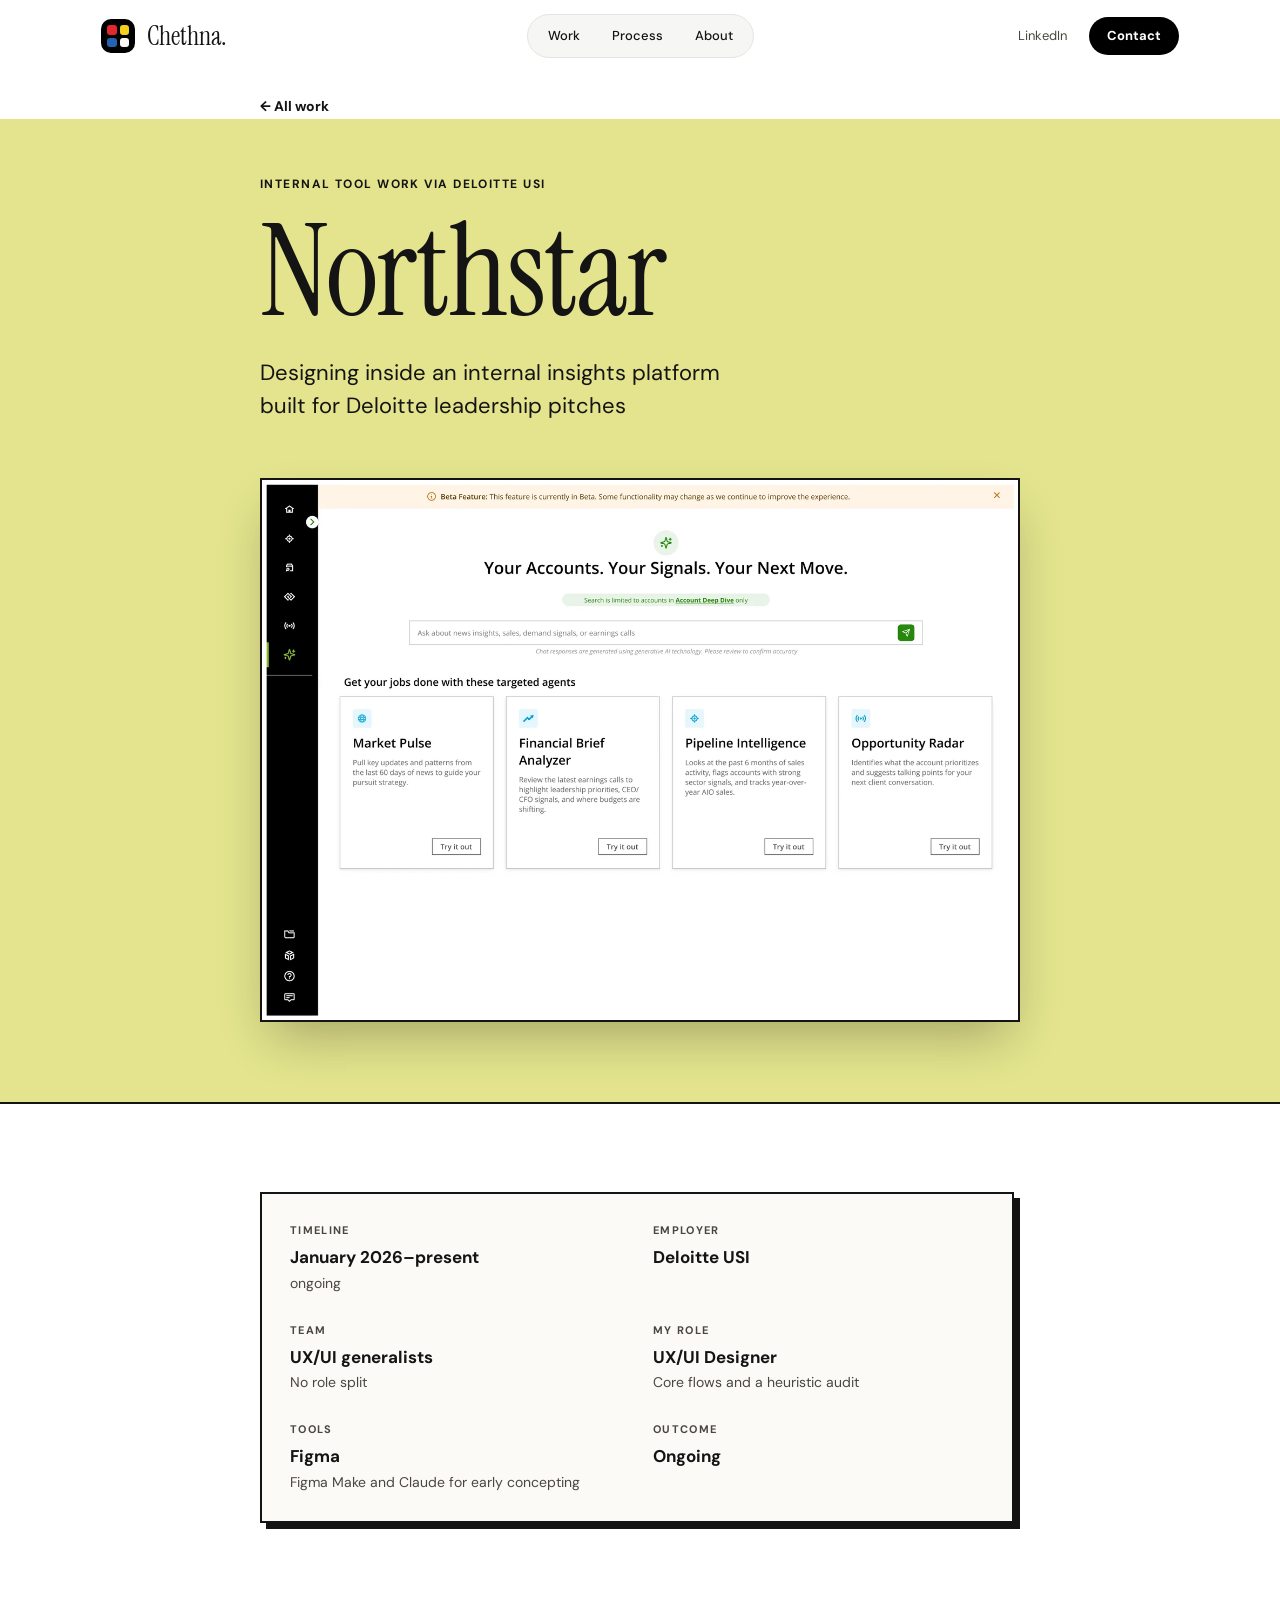
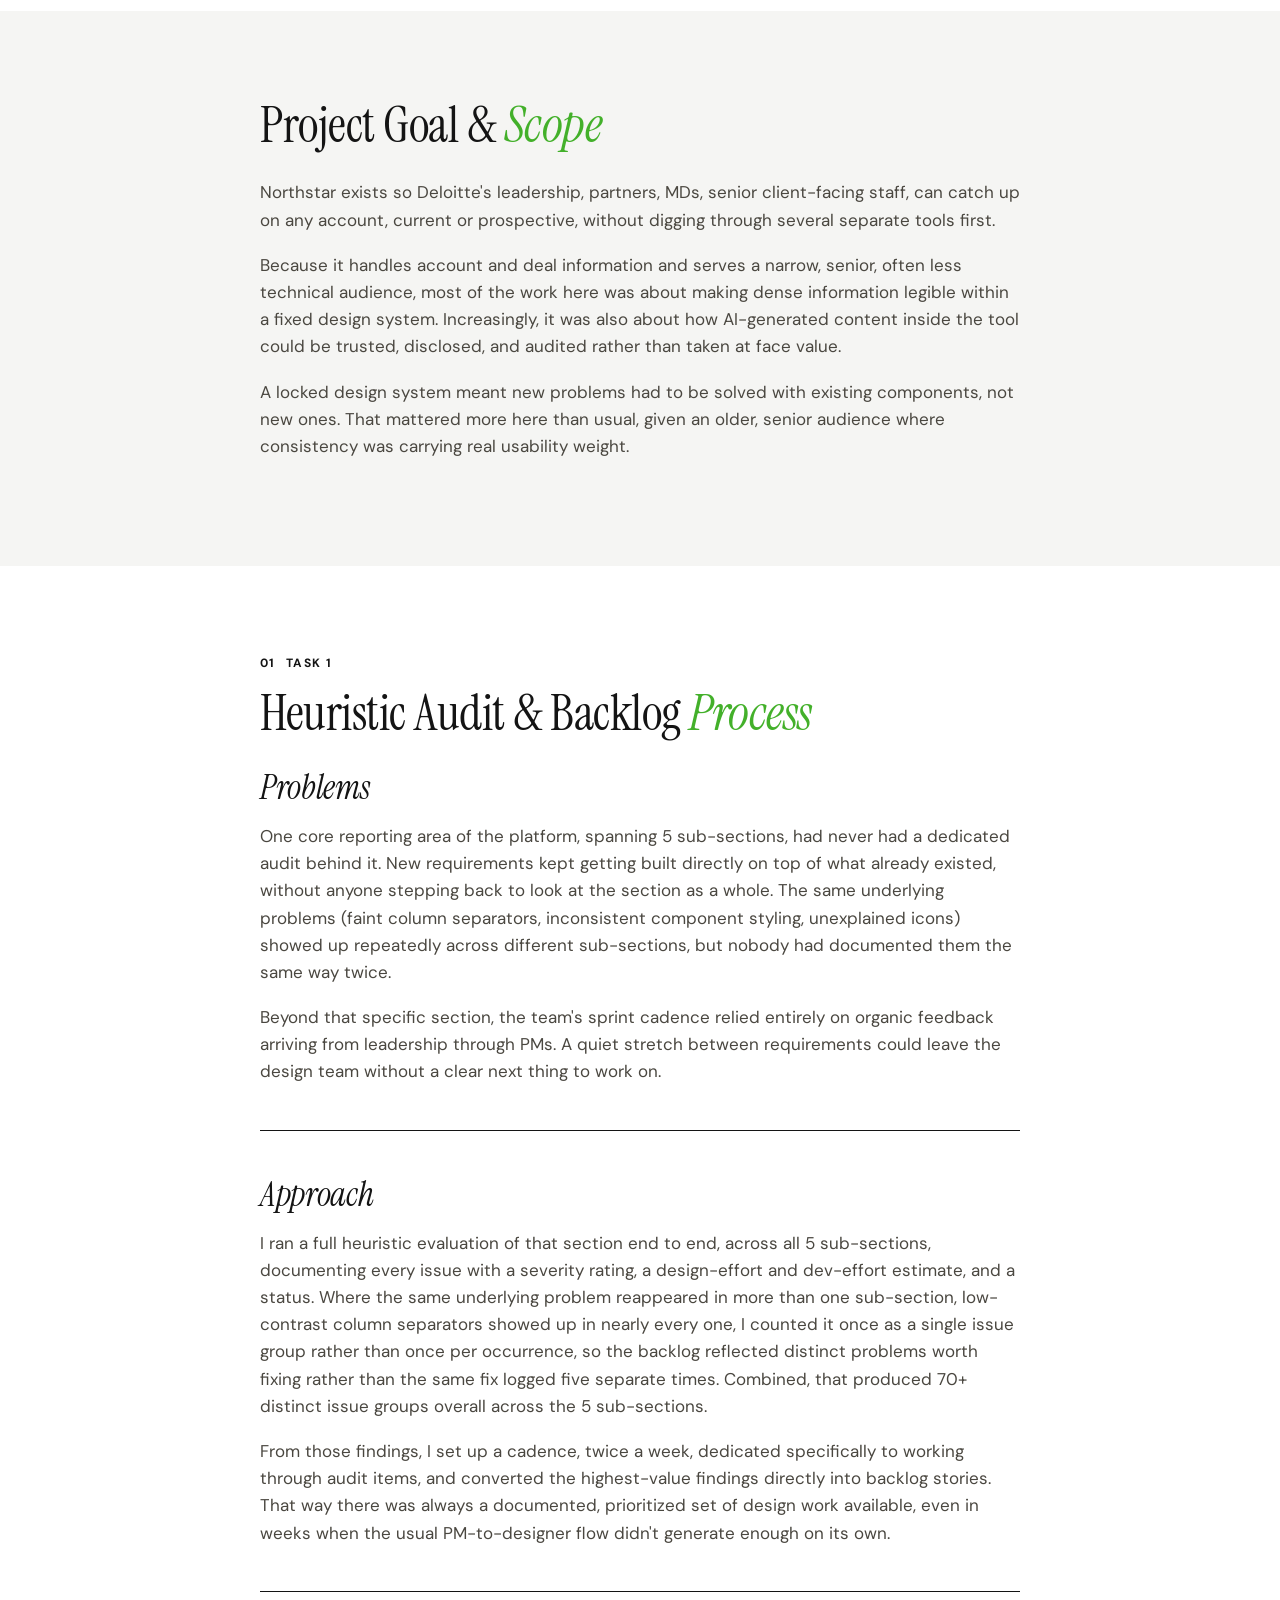
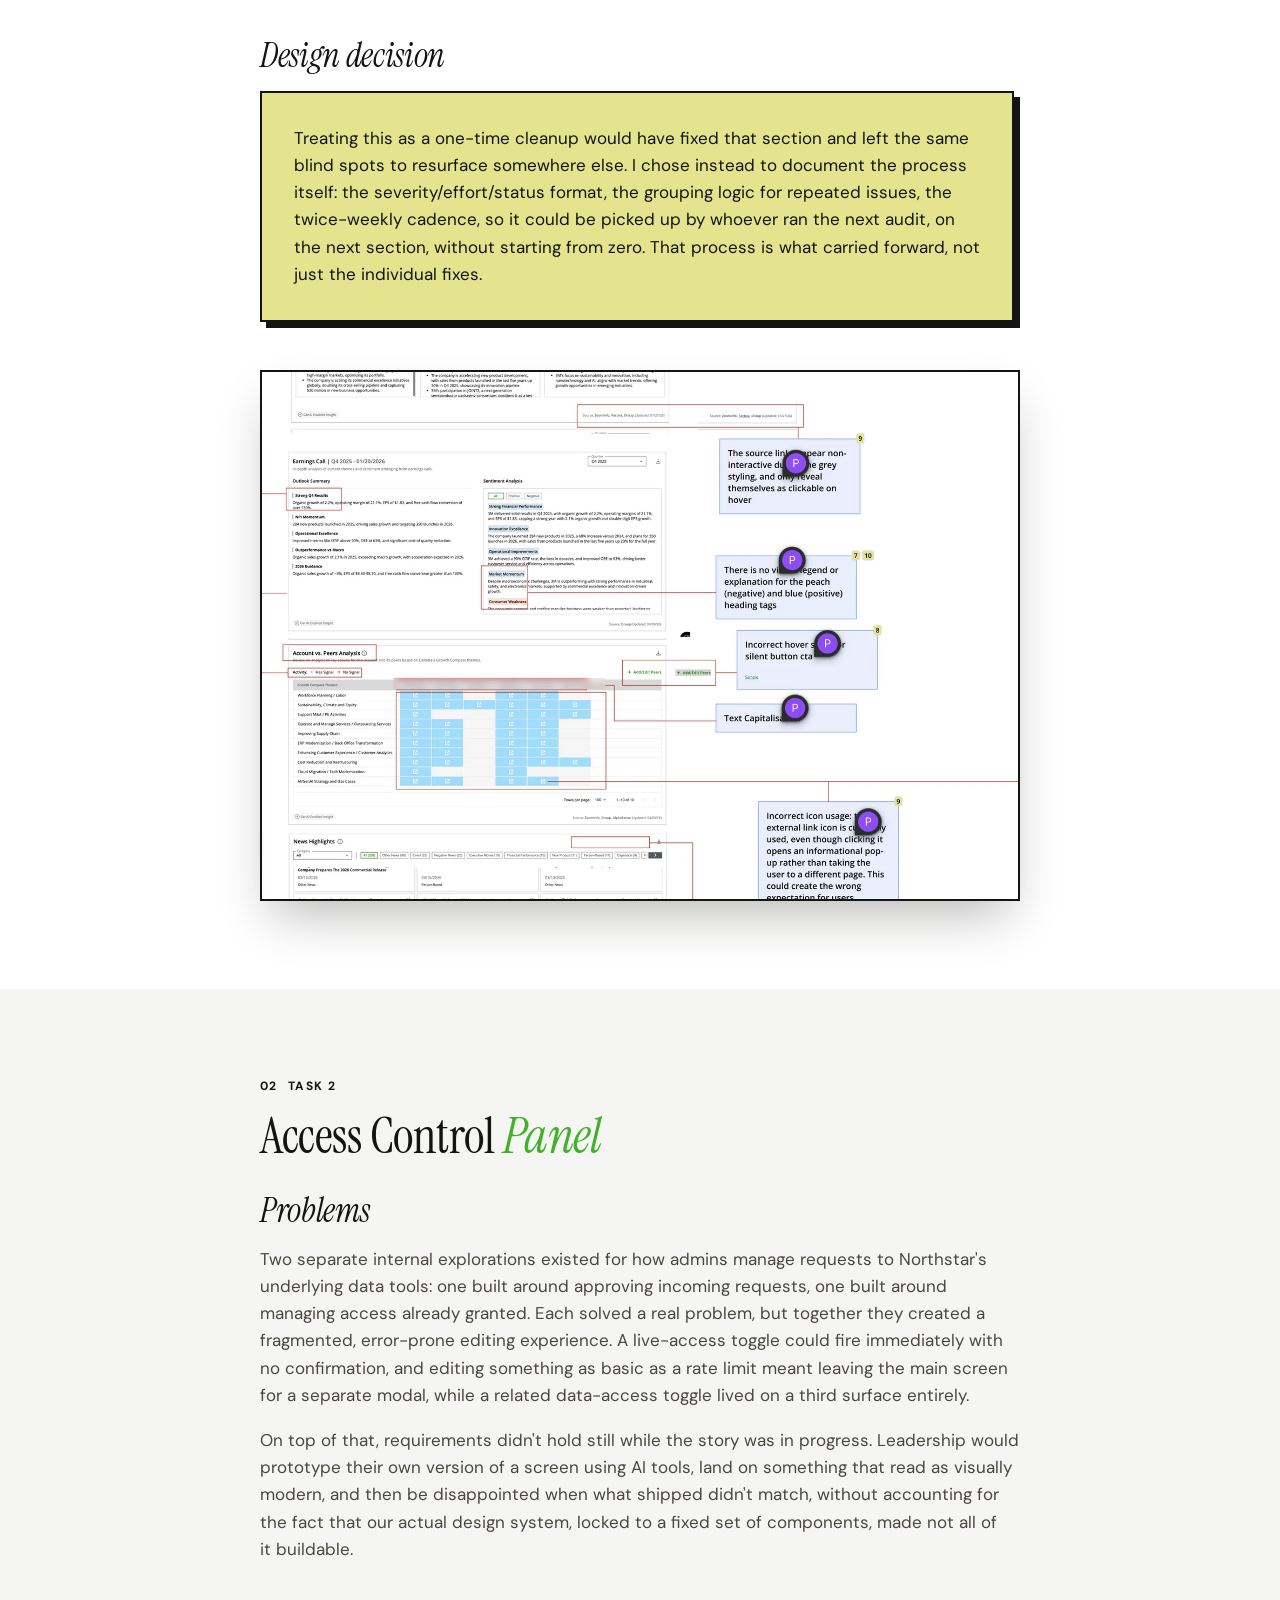
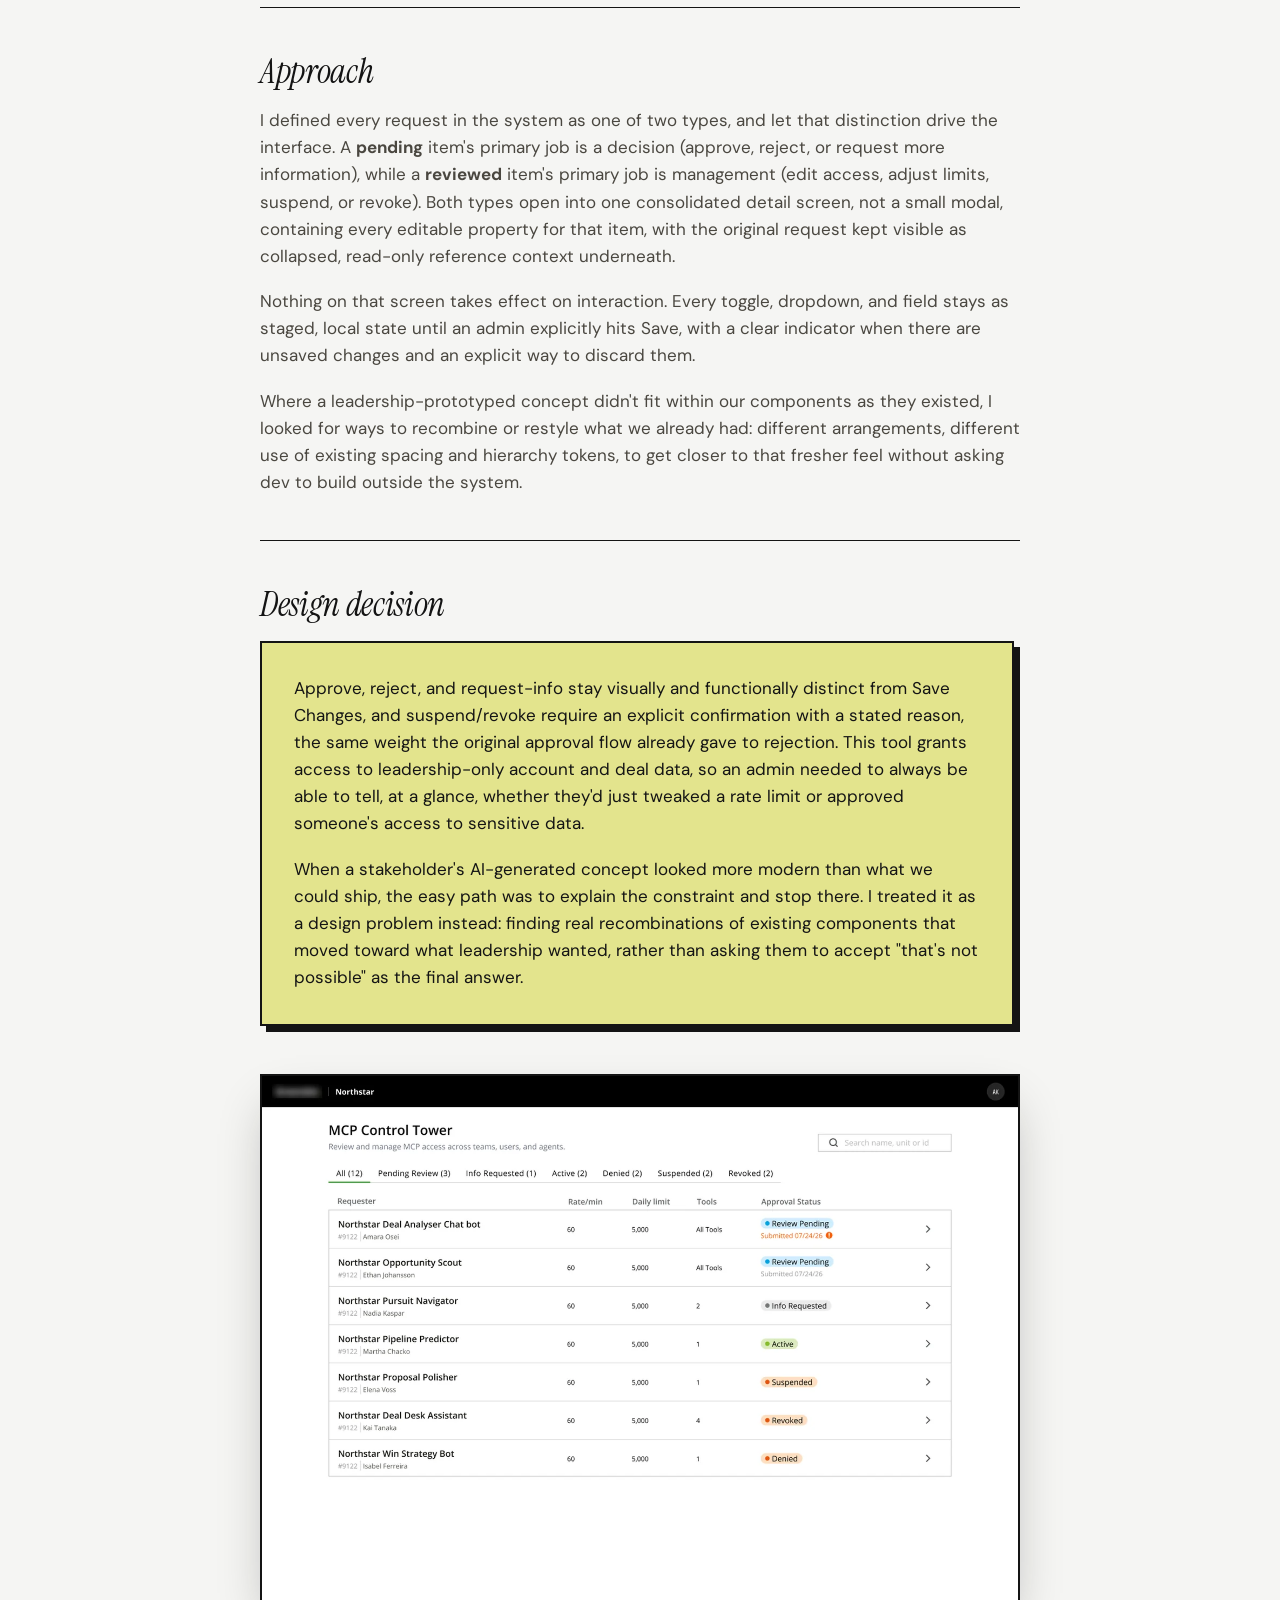
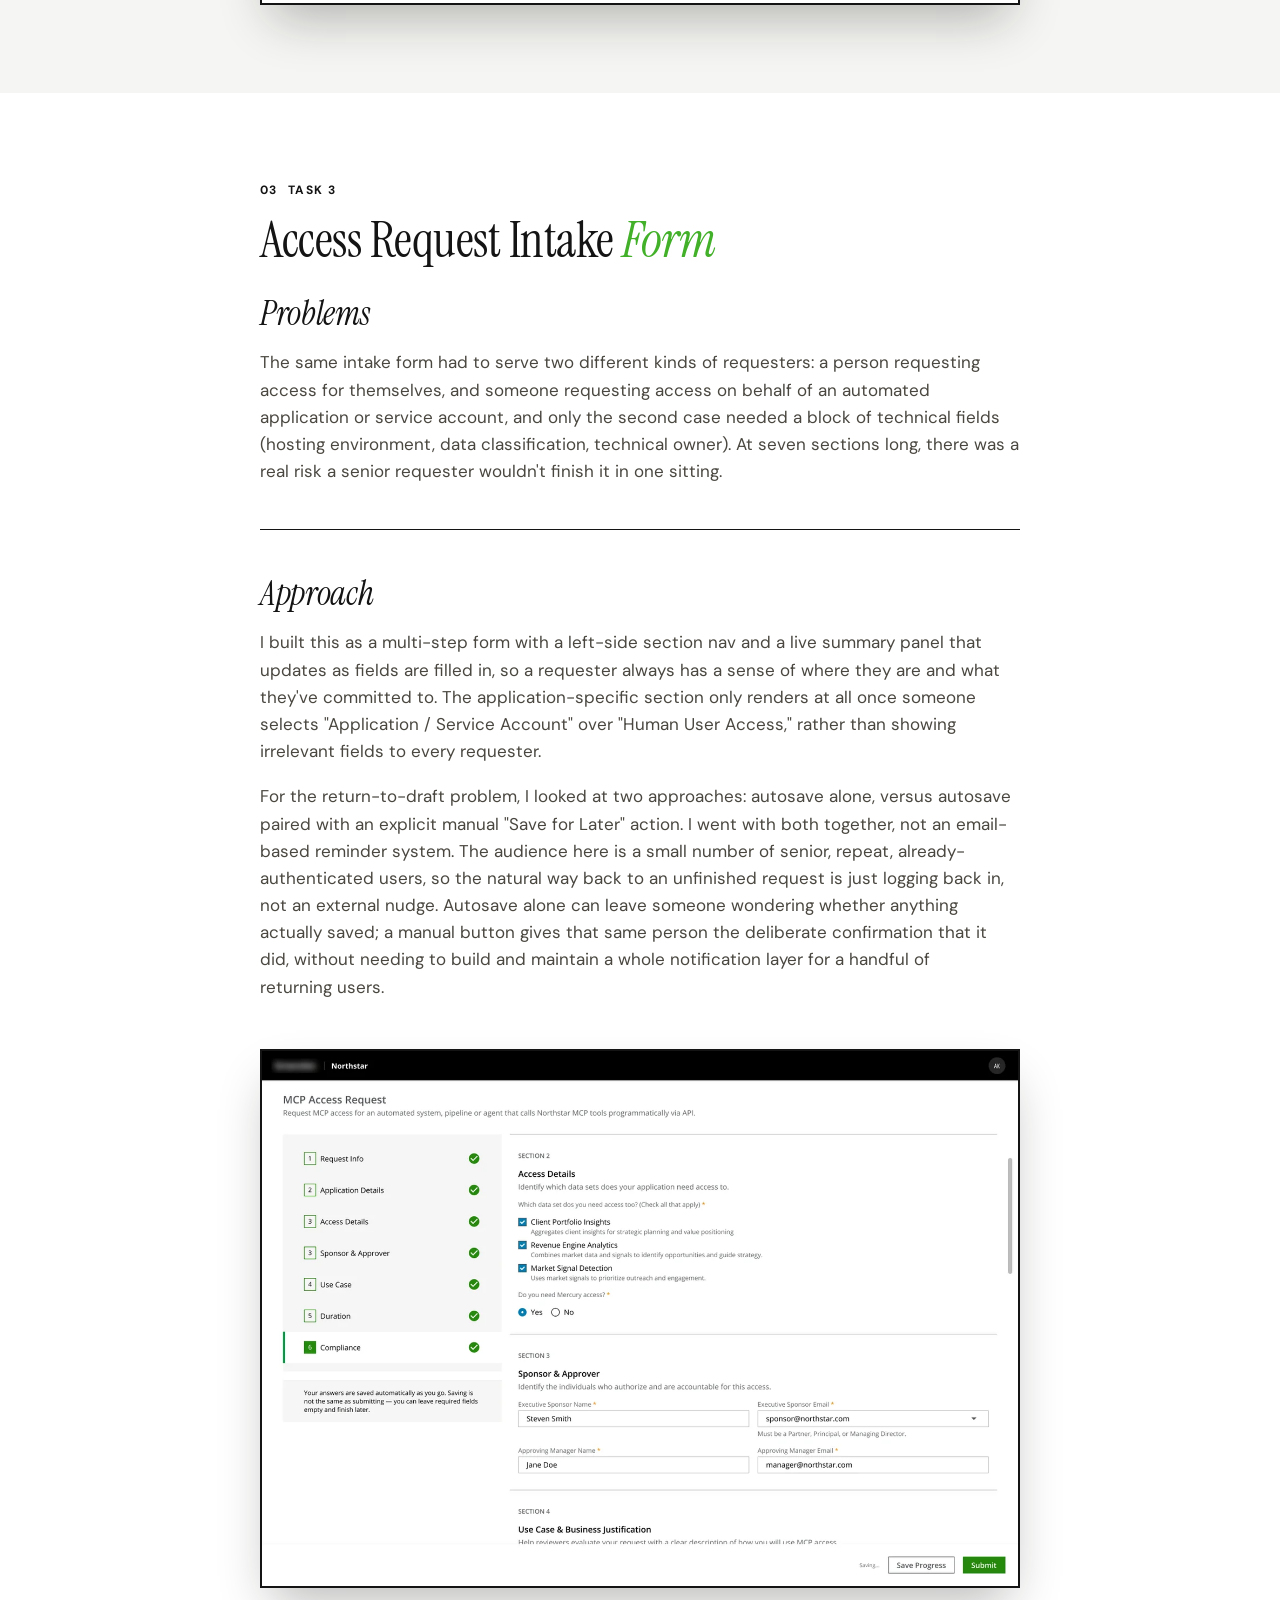
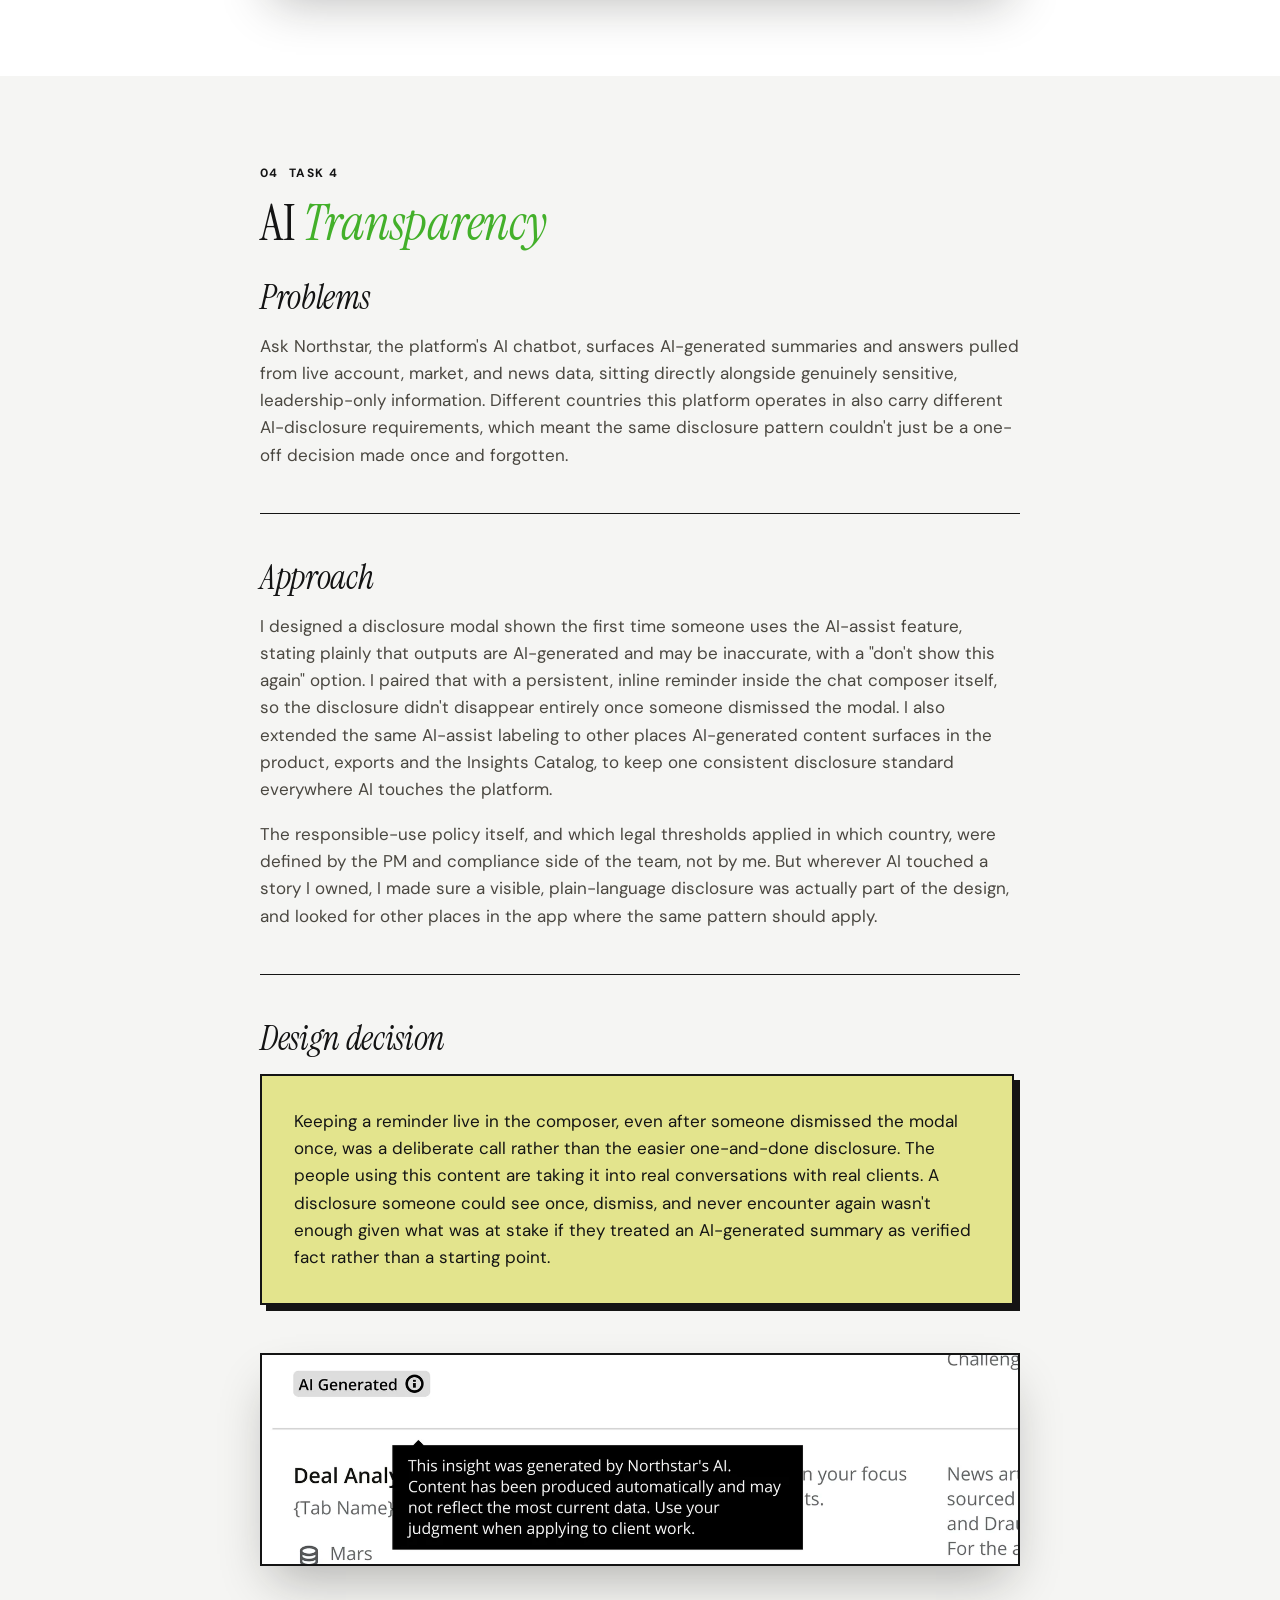
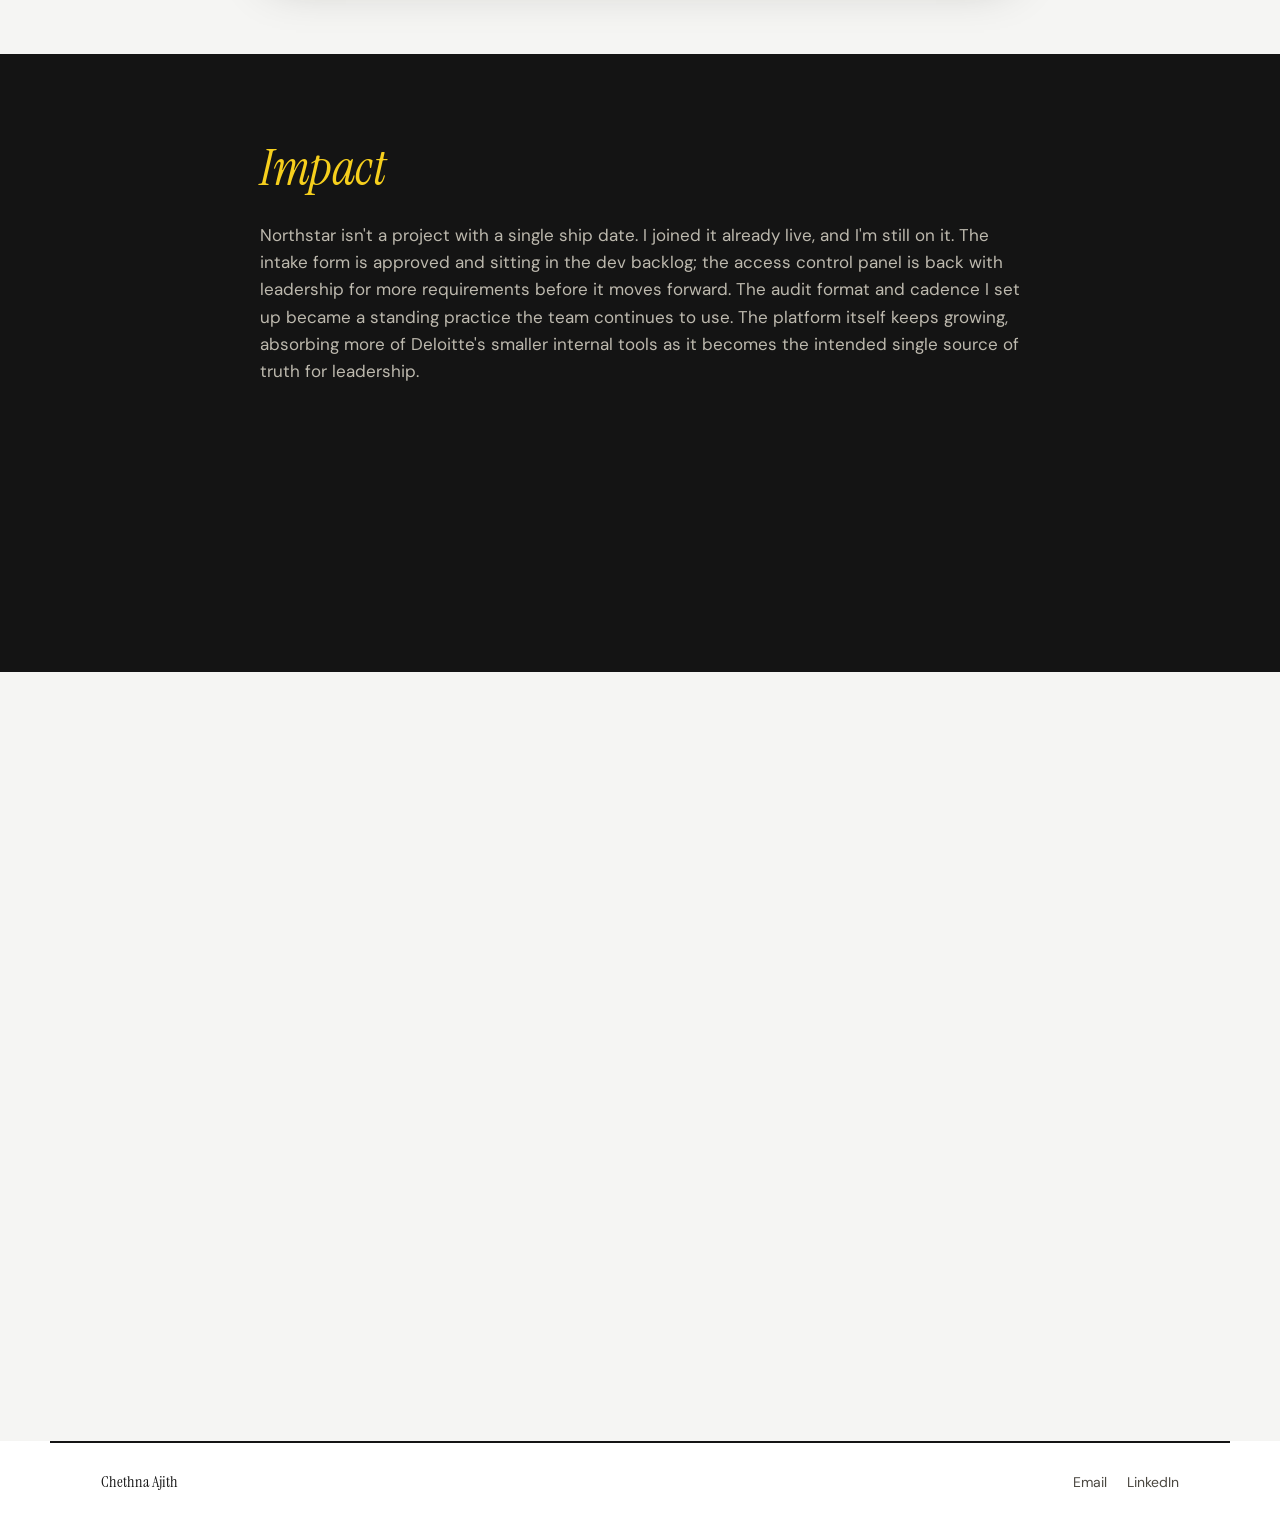
<file: northstar/index.html>
<!DOCTYPE html>
<html lang="en">
<head>
<meta charset="utf-8">
<meta name="viewport" content="width=device-width, initial-scale=1, viewport-fit=cover">
<title>Northstar | Chethna Ajith</title>
<link rel="preconnect" href="https://fonts.googleapis.com">
<link rel="preconnect" href="https://fonts.gstatic.com" crossorigin>
<link href="https://fonts.googleapis.com/css2?family=Instrument+Serif:ital@0;1&amp;family=DM+Sans:wght@400;500;700;900&amp;display=swap" rel="stylesheet">
<link rel="stylesheet" href="../assets/css/style.css">
<link rel="stylesheet" href="../assets/css/northstar.css">
</head>
<body>

<header class="nav">
  <div class="nav-wrap">
    <div class="nav-in">
      <a class="logo" href="../index.html#top" aria-label="Chethna, home">
        <span class="logo-tile" aria-hidden="true"><i style="background:var(--red)"></i><i style="background:var(--yellow)"></i><i style="background:var(--blue)"></i><i style="background:var(--warm)"></i></span>
        <span>Chethna.</span>
      </a>
      <nav class="nav-c" aria-label="Primary"><a href="../index.html#work">Work</a><a href="../index.html#process">Process</a><a href="../index.html#about">About</a></nav>
      <div class="nav-r">
        <div class="nav-social"><a href="https://www.linkedin.com/in/chethna-sreenivasan-76b16098/" target="_blank" rel="noopener">LinkedIn</a></div>
        <a class="pill-btn" href="../index.html#contact">Contact</a>
      </div>
    </div>
  </div>
</header>

<div class="quiet-back">
  <div class="wrap"><a href="../index.html#work">&larr;&nbsp;All&nbsp;work</a></div>
</div>
<div class="side-wrap">
<a class="back-link" href="../index.html#work">&larr;&nbsp;All&nbsp;work</a>
<nav class="side-nav" aria-label="Case study sections">
  <a class="side-link" href="#top"><span class="side-num"></span><span>Northstar</span></a>
  <a class="side-link" href="#sec-1"><span class="side-num">01</span><span>Heuristic Audit &amp; Backlog&nbsp;Process</span></a>
  <a class="side-link" href="#sec-2"><span class="side-num">02</span><span>Access Control&nbsp;Panel</span></a>
  <a class="side-link" href="#sec-3"><span class="side-num">03</span><span>Access Request Intake&nbsp;Form</span></a>
  <a class="side-link" href="#sec-4"><span class="side-num">04</span><span>AI&nbsp;Transparency</span></a>
  <a class="side-link" href="#impact"><span class="side-num"></span><span>Impact</span></a>
  <a class="side-link" href="#conclude"><span class="side-num"></span><span>As We&nbsp;Conclude</span></a>
</nav>
</div>

<main>

<!-- Hero -->
<section class="hero" id="top">
  <div class="wrap">
    <span class="eyebrow">Internal tool work via Deloitte&nbsp;USI</span>
    <h1>Northstar</h1>
    <p class="dek">Designing inside an internal insights platform built for Deloitte leadership&nbsp;pitches</p>
    <figure class="shot">
      <img src="../assets/images/northstar/img-b69988d7f3.webp" alt="Northstar's Ask Northstar screen, showing the AI search bar and four targeted agent cards: Market Pulse, Financial Brief Analyzer, Pipeline Intelligence, and Opportunity Radar" loading="eager">
    </figure>
  </div>
</section>

<!-- Context -->
<section class="white" id="context">
  <div class="wrap">
    <dl class="meta reveal">
      <div class="f"><dt>Timeline</dt><dd><span class="p">January&nbsp;2026–present</span><span class="s">ongoing</span></dd></div>
      <div class="f"><dt>Employer</dt><dd><span class="p">Deloitte&nbsp;USI</span></dd></div>
      <div class="f"><dt>Team</dt><dd><span class="p">UX/UI&nbsp;generalists</span><span class="s">No role&nbsp;split</span></dd></div>
      <div class="f"><dt>My role</dt><dd><span class="p">UX/UI&nbsp;Designer</span><span class="s">Core flows and a heuristic&nbsp;audit</span></dd></div>
      <div class="f"><dt>Tools</dt><dd><span class="p">Figma</span><span class="s">Figma Make and Claude for early&nbsp;concepting</span></dd></div>
      <div class="f"><dt>Outcome</dt><dd><span class="p">Ongoing</span></dd></div>
    </dl>
  </div>
</section>

<!-- Goal & Scope -->
<section class="grey" id="goal">
  <div class="wrap">
    <h2 class="reveal">Project Goal &amp;&nbsp;<em>Scope</em></h2>
    <p class="reveal">Northstar exists so Deloitte's leadership, partners, MDs, senior client-facing staff, can catch up on any account, current or prospective, without digging through several separate tools first.</p>
    <p class="reveal">Because it handles account and deal information and serves a narrow, senior, often less technical audience, most of the work here was about making dense information legible within a fixed design system. Increasingly, it was also about how AI-generated content inside the tool could be trusted, disclosed, and audited rather than taken at face&nbsp;value.</p>
    <p class="reveal">A locked design system meant new problems had to be solved with existing components, not new ones. That mattered more here than usual, given an older, senior audience where consistency was carrying real usability&nbsp;weight.</p>
  </div>
</section>

<!-- Task 1 -->
<section class="white" id="sec-1">
  <div class="wrap">
    <span class="task-eyebrow reveal"><span class="num">01</span>Task&nbsp;1</span>
    <h2 class="reveal">Heuristic Audit &amp; Backlog&nbsp;<em>Process</em></h2>

    <div class="sub reveal">
      <h3>Problems</h3>
      <p>One core reporting area of the platform, spanning 5 sub-sections, had never had a dedicated audit behind it. New requirements kept getting built directly on top of what already existed, without anyone stepping back to look at the section as a whole. The same underlying problems (faint column separators, inconsistent component styling, unexplained icons) showed up repeatedly across different sub-sections, but nobody had documented them the same way&nbsp;twice.</p>
      <p>Beyond that specific section, the team's sprint cadence relied entirely on organic feedback arriving from leadership through PMs. A quiet stretch between requirements could leave the design team without a clear next thing to work&nbsp;on.</p>
    </div>

    <div class="sub reveal">
      <h3>Approach</h3>
      <p>I ran a full heuristic evaluation of that section end to end, across all 5 sub-sections, documenting every issue with a severity rating, a design-effort and dev-effort estimate, and a status. Where the same underlying problem reappeared in more than one sub-section, low-contrast column separators showed up in nearly every one, I counted it once as a single issue group rather than once per occurrence, so the backlog reflected distinct problems worth fixing rather than the same fix logged five separate times. Combined, that produced 70+ distinct issue groups overall across the 5&nbsp;sub-sections.</p>
      <p>From those findings, I set up a cadence, twice a week, dedicated specifically to working through audit items, and converted the highest-value findings directly into backlog stories. That way there was always a documented, prioritized set of design work available, even in weeks when the usual PM-to-designer flow didn't generate enough on its own.</p>
    </div>

    <div class="sub reveal">
      <h3>Design&nbsp;decision</h3>
      <div class="callout">
        <p>Treating this as a one-time cleanup would have fixed that section and left the same blind spots to resurface somewhere else. I chose instead to document the process itself: the severity/effort/status format, the grouping logic for repeated issues, the twice-weekly cadence, so it could be picked up by whoever ran the next audit, on the next section, without starting from zero. That process is what carried forward, not just the individual&nbsp;fixes.</p>
      </div>
    </div>

    <figure class="shot reveal">
      <img src="../assets/images/northstar/img-ae17135158.webp" alt="A page from the audit, annotated screens showing issue markers, next to the issue-tracking table with severity, effort, and status columns; peer account names in the table are blurred" loading="lazy">
    </figure>
  </div>
</section>

<!-- Task 2 -->
<section class="grey" id="sec-2">
  <div class="wrap">
    <span class="task-eyebrow reveal"><span class="num">02</span>Task&nbsp;2</span>
    <h2 class="reveal">Access Control&nbsp;<em>Panel</em></h2>

    <div class="sub reveal">
      <h3>Problems</h3>
      <p>Two separate internal explorations existed for how admins manage requests to Northstar's underlying data tools: one built around approving incoming requests, one built around managing access already granted. Each solved a real problem, but together they created a fragmented, error-prone editing experience. A live-access toggle could fire immediately with no confirmation, and editing something as basic as a rate limit meant leaving the main screen for a separate modal, while a related data-access toggle lived on a third surface&nbsp;entirely.</p>
      <p>On top of that, requirements didn't hold still while the story was in progress. Leadership would prototype their own version of a screen using AI tools, land on something that read as visually modern, and then be disappointed when what shipped didn't match, without accounting for the fact that our actual design system, locked to a fixed set of components, made not all of it&nbsp;buildable.</p>
    </div>

    <div class="sub reveal">
      <h3>Approach</h3>
      <p>I defined every request in the system as one of two types, and let that distinction drive the interface. A <strong>pending</strong> item's primary job is a decision (approve, reject, or request more information), while a <strong>reviewed</strong> item's primary job is management (edit access, adjust limits, suspend, or revoke). Both types open into one consolidated detail screen, not a small modal, containing every editable property for that item, with the original request kept visible as collapsed, read-only reference context&nbsp;underneath.</p>
      <p>Nothing on that screen takes effect on interaction. Every toggle, dropdown, and field stays as staged, local state until an admin explicitly hits Save, with a clear indicator when there are unsaved changes and an explicit way to discard&nbsp;them.</p>
      <p>Where a leadership-prototyped concept didn't fit within our components as they existed, I looked for ways to recombine or restyle what we already had: different arrangements, different use of existing spacing and hierarchy tokens, to get closer to that fresher feel without asking dev to build outside the&nbsp;system.</p>
    </div>

    <div class="sub reveal">
      <h3>Design&nbsp;decision</h3>
      <div class="callout">
        <p>Approve, reject, and request-info stay visually and functionally distinct from Save Changes, and suspend/revoke require an explicit confirmation with a stated reason, the same weight the original approval flow already gave to rejection. This tool grants access to leadership-only account and deal data, so an admin needed to always be able to tell, at a glance, whether they'd just tweaked a rate limit or approved someone's access to sensitive&nbsp;data.</p>
        <p>When a stakeholder's AI-generated concept looked more modern than what we could ship, the easy path was to explain the constraint and stop there. I treated it as a design problem instead: finding real recombinations of existing components that moved toward what leadership wanted, rather than asking them to accept &quot;that's not possible&quot; as the final&nbsp;answer.</p>
      </div>
    </div>

    <figure class="shot reveal">
      <img src="../assets/images/northstar/img-d1b4952c98.webp" alt="Northstar's MCP Control Tower showing requester rows with rate limits, daily limits, tool counts, and approval statuses like Review Pending, Active, Suspended, Revoked, and Denied" loading="lazy">
    </figure>
  </div>
</section>

<!-- Task 3 -->
<section class="white" id="sec-3">
  <div class="wrap">
    <span class="task-eyebrow reveal"><span class="num">03</span>Task&nbsp;3</span>
    <h2 class="reveal">Access Request Intake&nbsp;<em>Form</em></h2>

    <div class="sub reveal">
      <h3>Problems</h3>
      <p>The same intake form had to serve two different kinds of requesters: a person requesting access for themselves, and someone requesting access on behalf of an automated application or service account, and only the second case needed a block of technical fields (hosting environment, data classification, technical owner). At seven sections long, there was a real risk a senior requester wouldn't finish it in one&nbsp;sitting.</p>
    </div>

    <div class="sub reveal">
      <h3>Approach</h3>
      <p>I built this as a multi-step form with a left-side section nav and a live summary panel that updates as fields are filled in, so a requester always has a sense of where they are and what they've committed to. The application-specific section only renders at all once someone selects &quot;Application / Service Account&quot; over &quot;Human User Access,&quot; rather than showing irrelevant fields to every&nbsp;requester.</p>
      <p>For the return-to-draft problem, I looked at two approaches: autosave alone, versus autosave paired with an explicit manual &quot;Save for Later&quot; action. I went with both together, not an email-based reminder system. The audience here is a small number of senior, repeat, already-authenticated users, so the natural way back to an unfinished request is just logging back in, not an external nudge. Autosave alone can leave someone wondering whether anything actually saved; a manual button gives that same person the deliberate confirmation that it did, without needing to build and maintain a whole notification layer for a handful of returning&nbsp;users.</p>
    </div>

    <figure class="shot reveal">
      <img src="../assets/images/northstar/img-5d59625cb6.webp" alt="Northstar's MCP Access Request form, showing the left-side section nav with completed steps, the Access Details and Sponsor &amp; Approver sections filled in, and the Save Progress and Submit buttons" loading="lazy">
    </figure>
  </div>
</section>

<!-- Task 4 -->
<section class="grey" id="sec-4">
  <div class="wrap">
    <span class="task-eyebrow reveal"><span class="num">04</span>Task&nbsp;4</span>
    <h2 class="reveal">AI&nbsp;<em>Transparency</em></h2>

    <div class="sub reveal">
      <h3>Problems</h3>
      <p>Ask Northstar, the platform's AI chatbot, surfaces AI-generated summaries and answers pulled from live account, market, and news data, sitting directly alongside genuinely sensitive, leadership-only information. Different countries this platform operates in also carry different AI-disclosure requirements, which meant the same disclosure pattern couldn't just be a one-off decision made once and&nbsp;forgotten.</p>
    </div>

    <div class="sub reveal">
      <h3>Approach</h3>
      <p>I designed a disclosure modal shown the first time someone uses the AI-assist feature, stating plainly that outputs are AI-generated and may be inaccurate, with a &quot;don't show this again&quot; option. I paired that with a persistent, inline reminder inside the chat composer itself, so the disclosure didn't disappear entirely once someone dismissed the modal. I also extended the same AI-assist labeling to other places AI-generated content surfaces in the product, exports and the Insights Catalog, to keep one consistent disclosure standard everywhere AI touches the&nbsp;platform.</p>
      <p>The responsible-use policy itself, and which legal thresholds applied in which country, were defined by the PM and compliance side of the team, not by me. But wherever AI touched a story I owned, I made sure a visible, plain-language disclosure was actually part of the design, and looked for other places in the app where the same pattern should&nbsp;apply.</p>
    </div>

    <div class="sub reveal">
      <h3>Design&nbsp;decision</h3>
      <div class="callout">
        <p>Keeping a reminder live in the composer, even after someone dismissed the modal once, was a deliberate call rather than the easier one-and-done disclosure. The people using this content are taking it into real conversations with real clients. A disclosure someone could see once, dismiss, and never encounter again wasn't enough given what was at stake if they treated an AI-generated summary as verified fact rather than a starting&nbsp;point.</p>
      </div>
    </div>

    <figure class="shot reveal">
      <img src="../assets/images/northstar/img-0cd3604d25.webp" alt="An AI Generated label in the Insight Catalog, with its tooltip expanded: This insight was generated by Northstar's AI. Content has been produced automatically and may not reflect the most current data. Use your judgment when applying to client work." loading="lazy">
    </figure>
  </div>
</section>

<!-- Impact (dark) -->
<section class="dark" id="impact">
  <div class="wrap">
    <h2 class="reveal"><em>Impact</em></h2>
    <p class="reveal">Northstar isn't a project with a single ship date. I joined it already live, and I'm still on it. The intake form is approved and sitting in the dev backlog; the access control panel is back with leadership for more requirements before it moves forward. The audit format and cadence I set up became a standing practice the team continues to use. The platform itself keeps growing, absorbing more of Deloitte's smaller internal tools as it becomes the intended single source of truth for&nbsp;leadership.</p>
    <p class="reveal">One pitch worth noting even without screens to show for it: Northstar organizes accounts into portfolios, similar to how a stock-trading app groups holdings. I proposed letting users subscribe to notifications by portfolio instead of one blanket on/off switch, so leadership could control notification volume around what they actually track rather than getting everything or nothing. It landed well and was adopted as a direction, though the flow itself hasn't been designed out&nbsp;yet.</p>
  </div>
</section>

<!-- As We Conclude -->
<section class="grey center" id="conclude">
  <div class="wrap">
    <h2 class="reveal">As We&nbsp;<em>Conclude</em></h2>
    <p class="statement reveal">Most of what I'd point to from this project wasn't a single screen. It was a process meant to outlast the release it shipped in: an audit format built to be picked up by whoever ran the next one, an access model built around what an item <em>is</em> rather than what surface happened to be open, a disclosure pattern designed to survive being dismissed once. On a tool this dynamic, with requirements shifting release to release, that kind of systems-level thinking mattered more than any individual&nbsp;screen.</p>
    <div class="cta reveal">
      <a class="btn btn-light" href="../index.html#work">Back to all&nbsp;work</a>
      <a class="btn btn-dark" href="mailto:chethnaajith@gmail.com">Let's&nbsp;talk</a>
    </div>
  </div>
</section>

</main>

<footer class="site">
  <span>Chethna&nbsp;Ajith</span>
  <div class="footer-links">
    <a href="mailto:chethnaajith@gmail.com">Email</a>
    <a href="https://www.linkedin.com/in/chethna-sreenivasan-76b16098/" target="_blank" rel="noopener">LinkedIn</a>
  </div>
</footer>

<script src="../assets/js/northstar.js" defer></script>
</body>
</html>
</file>
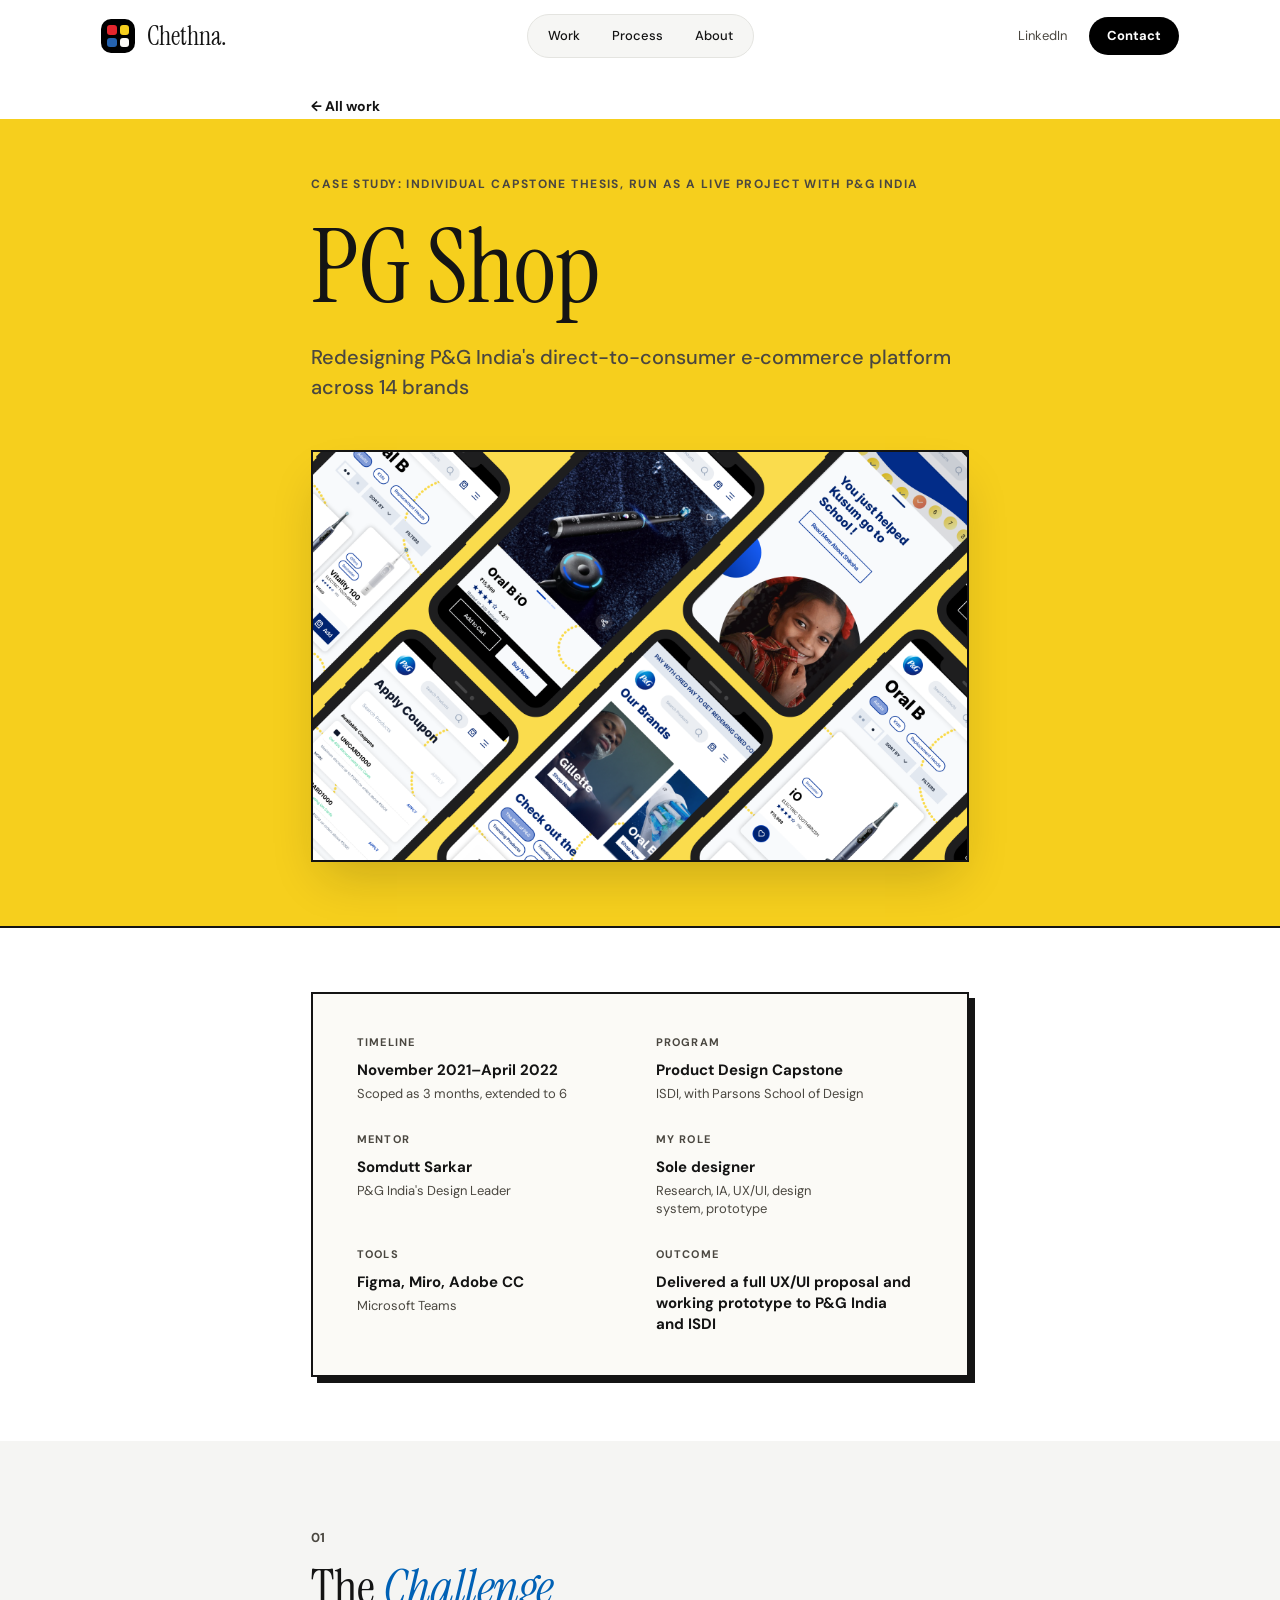
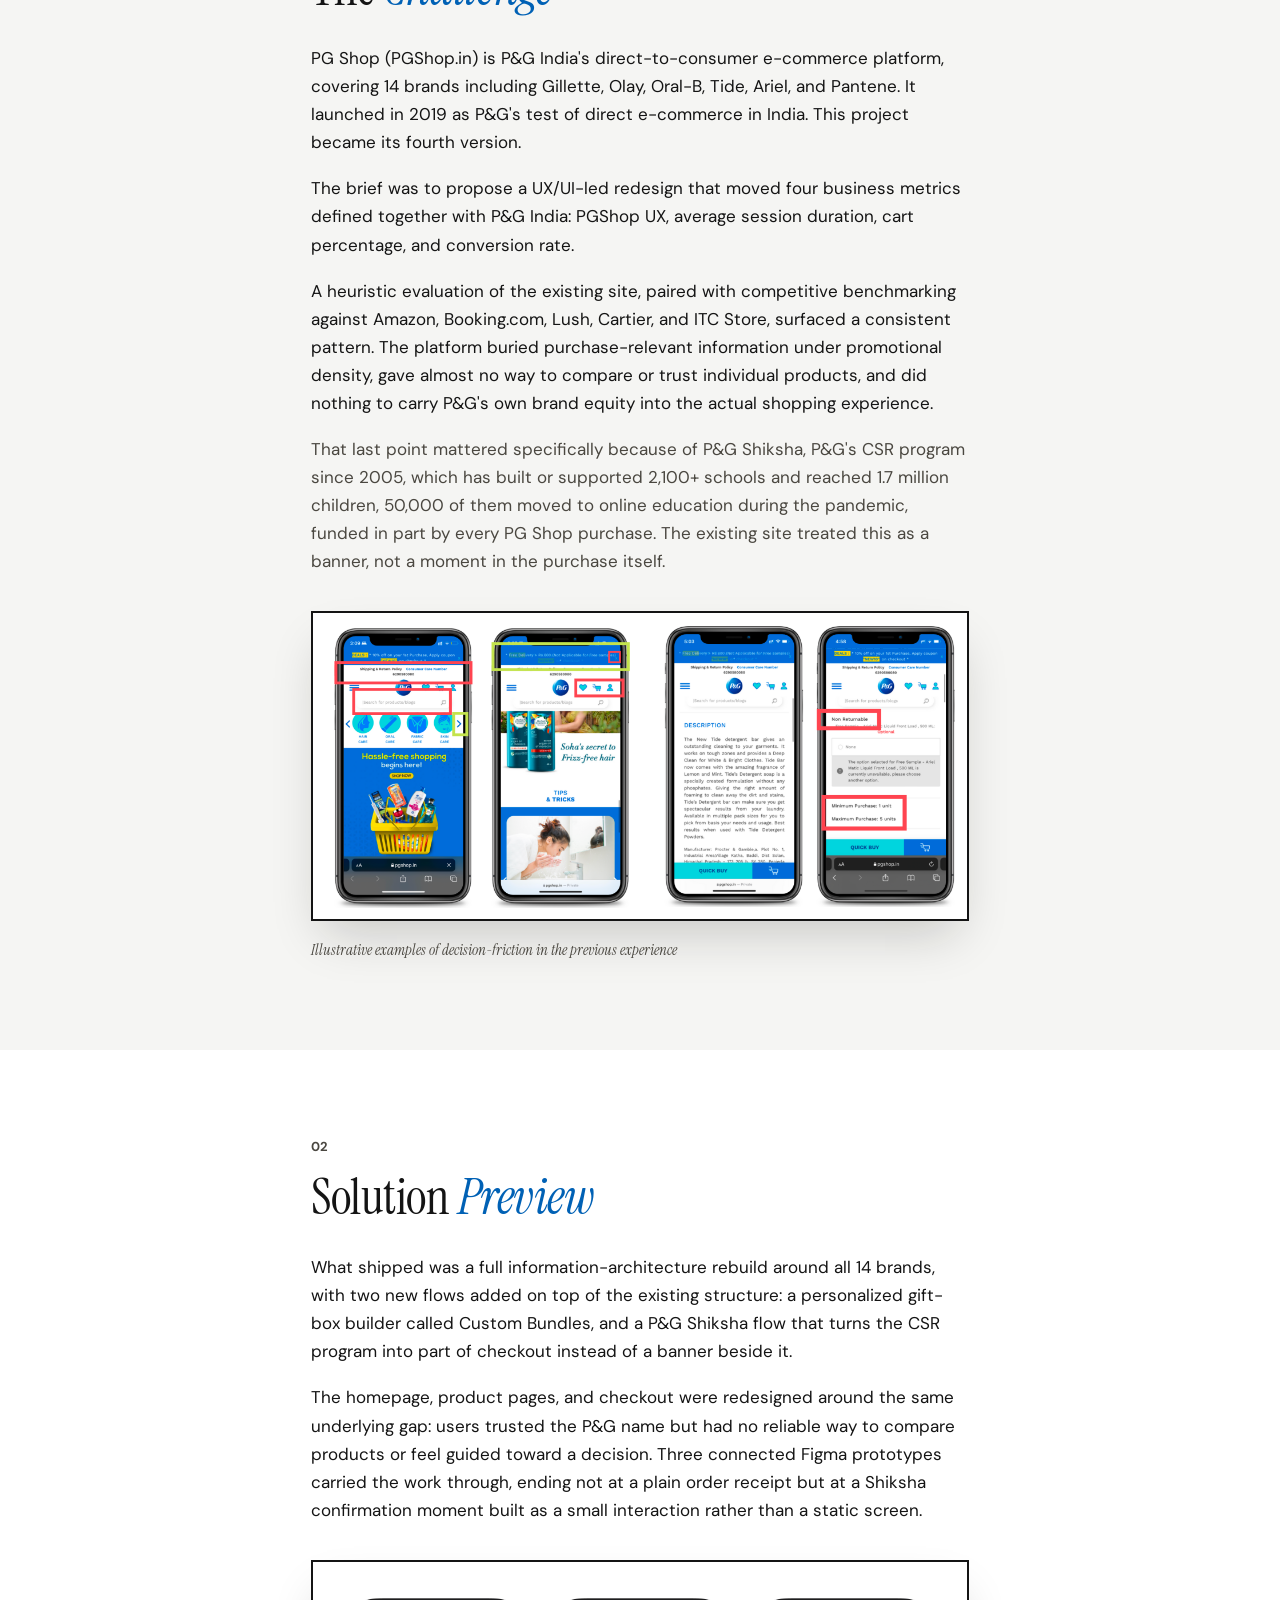
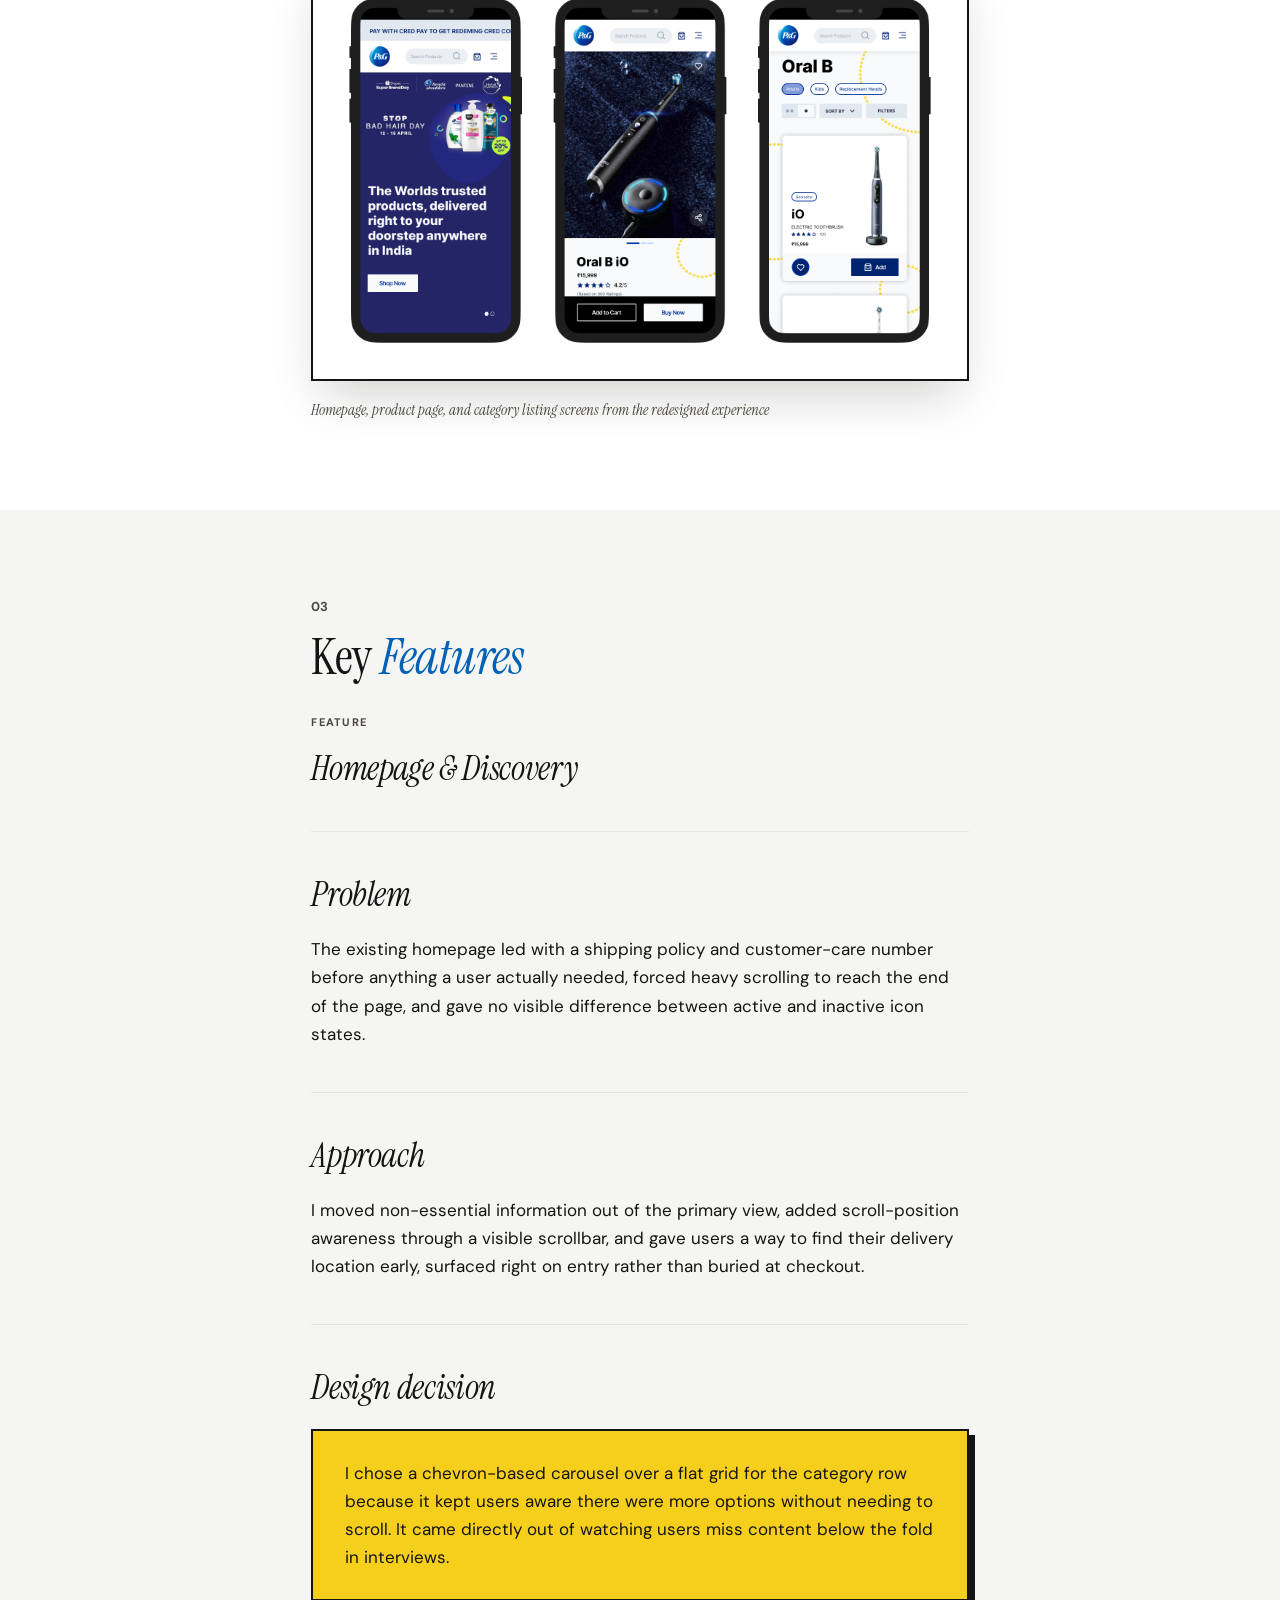
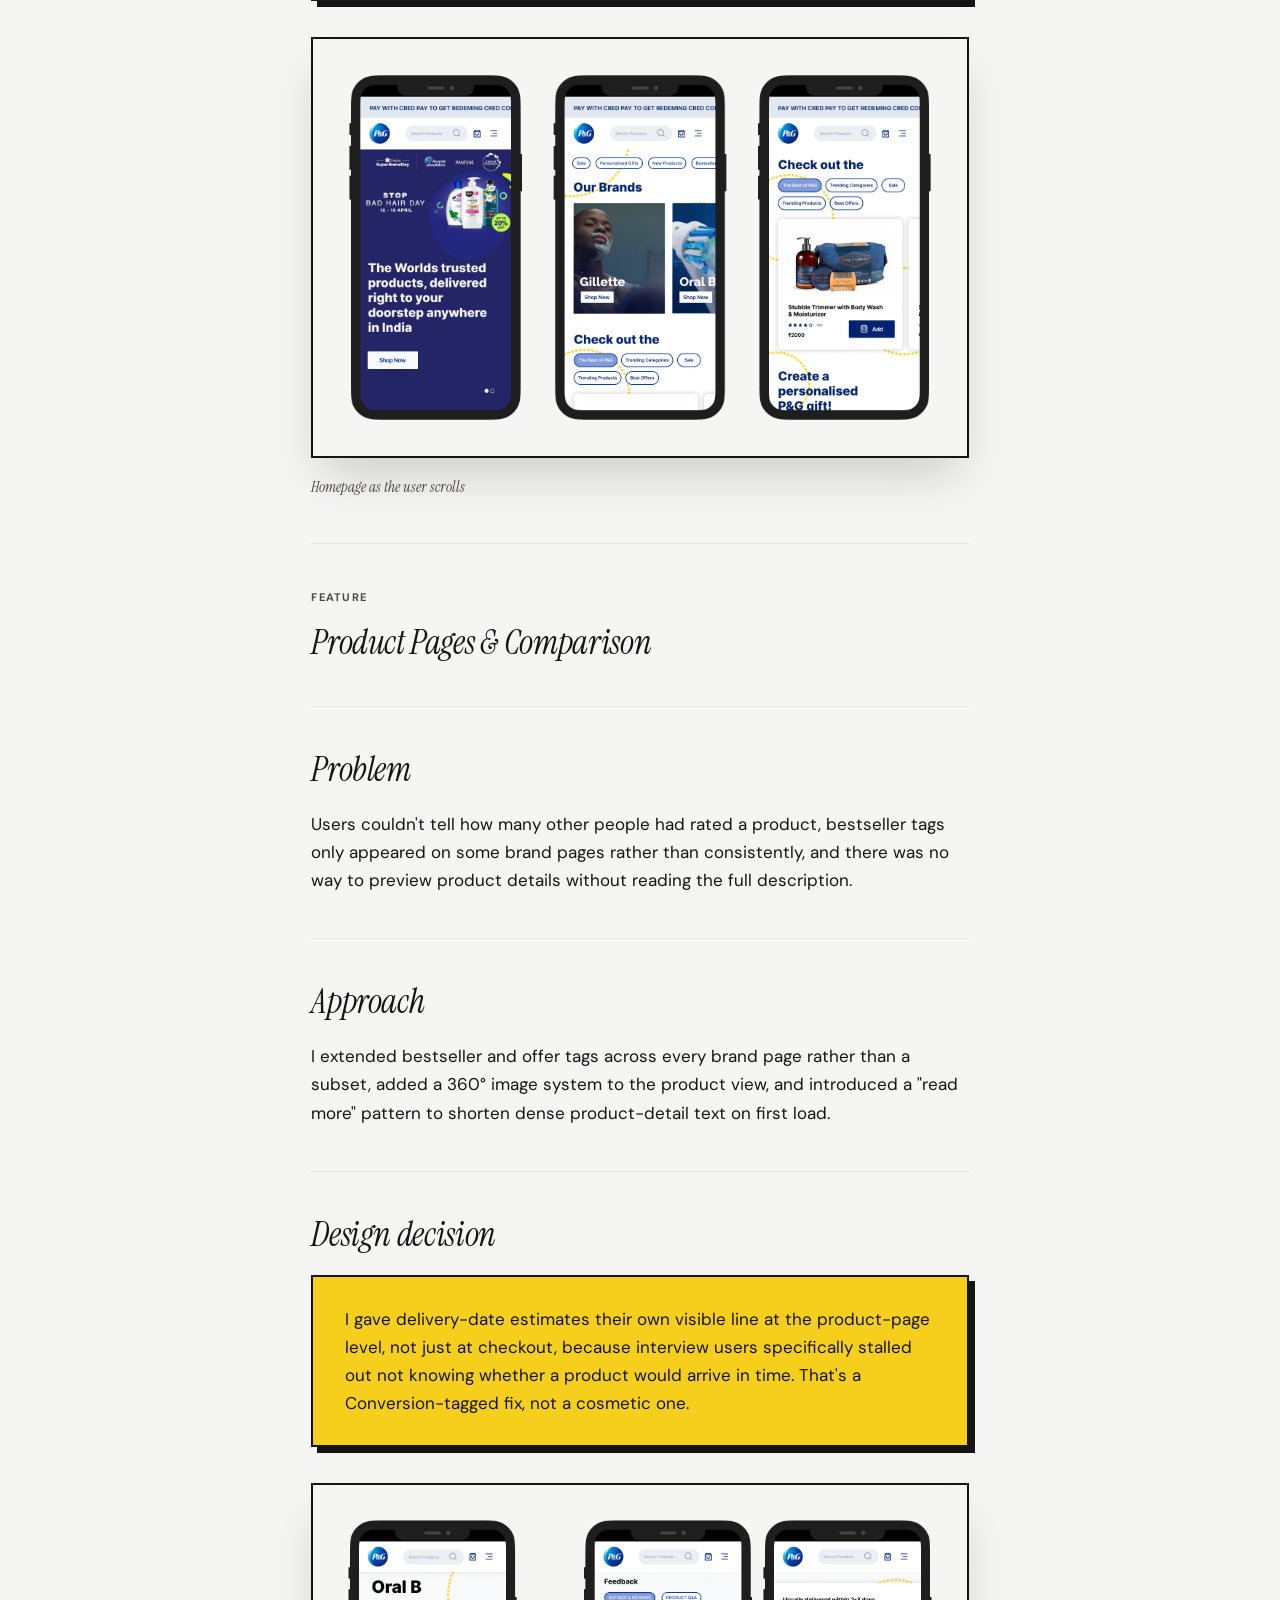
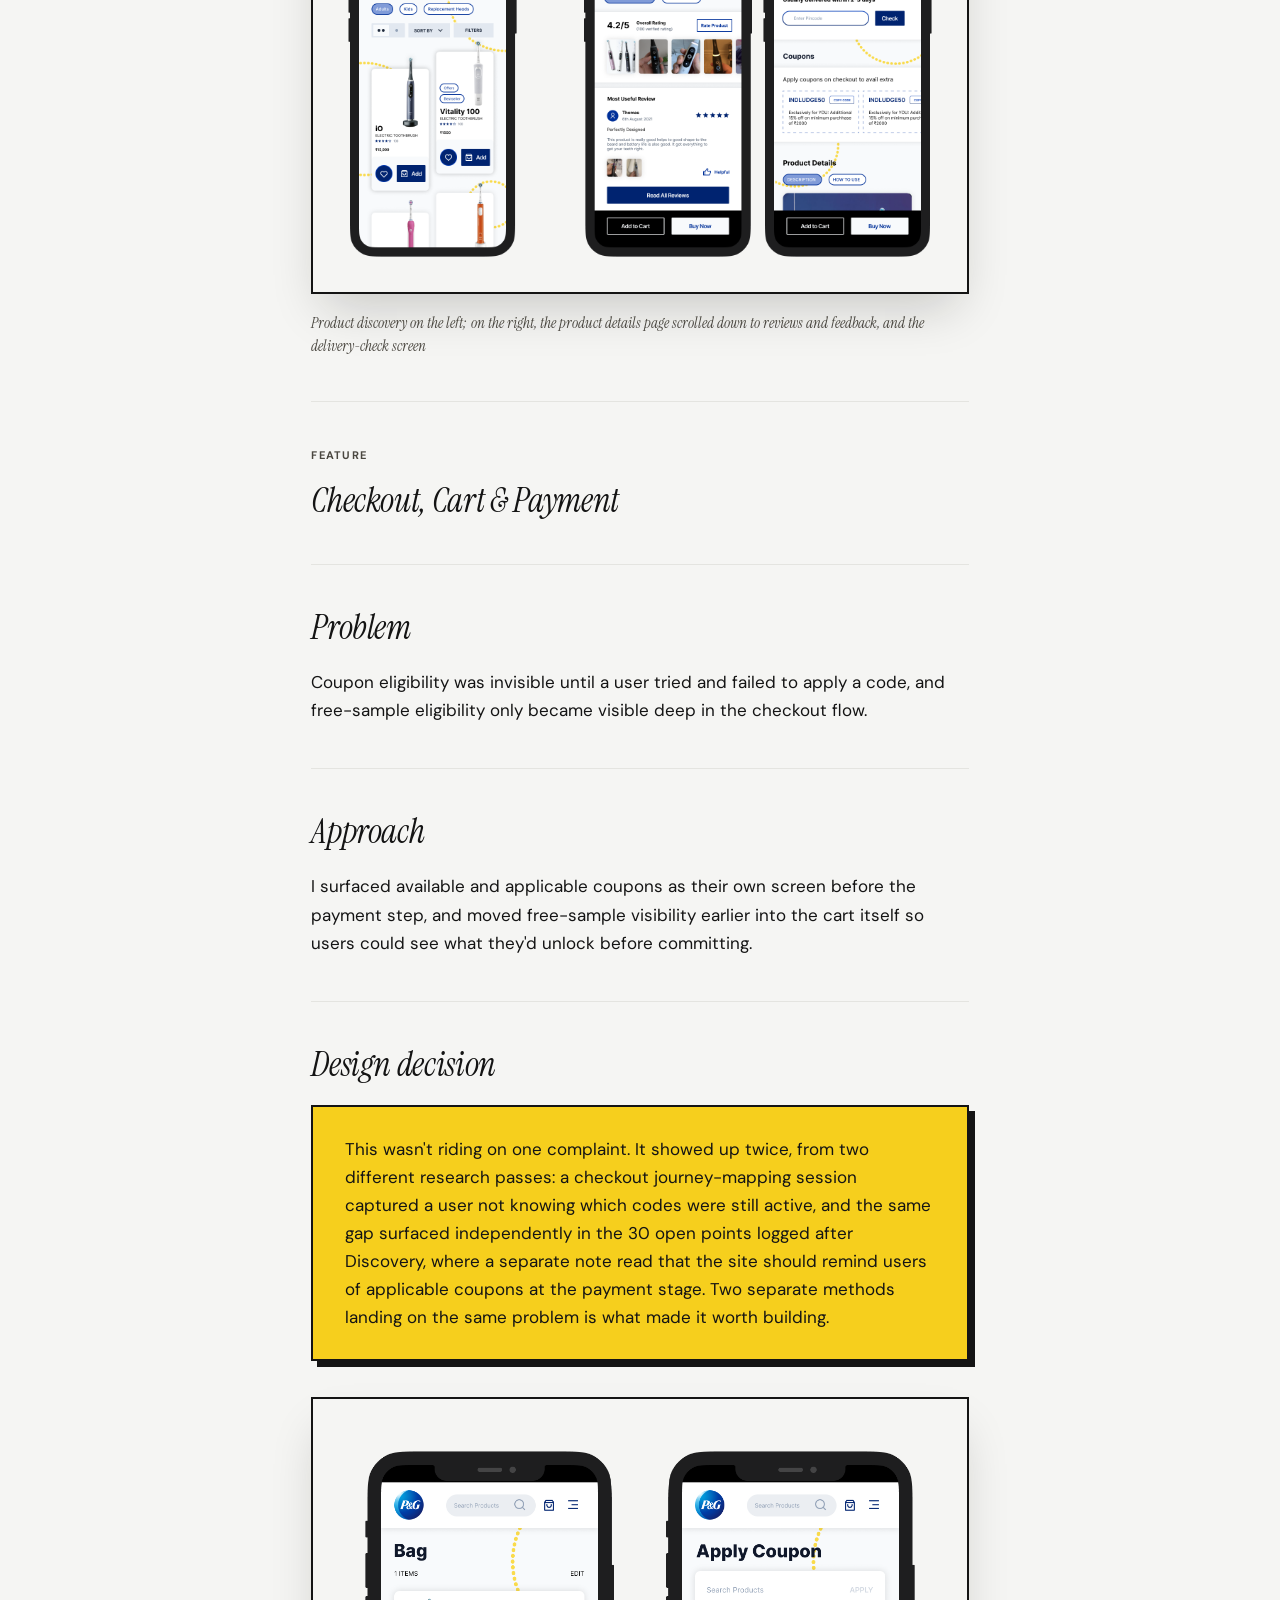
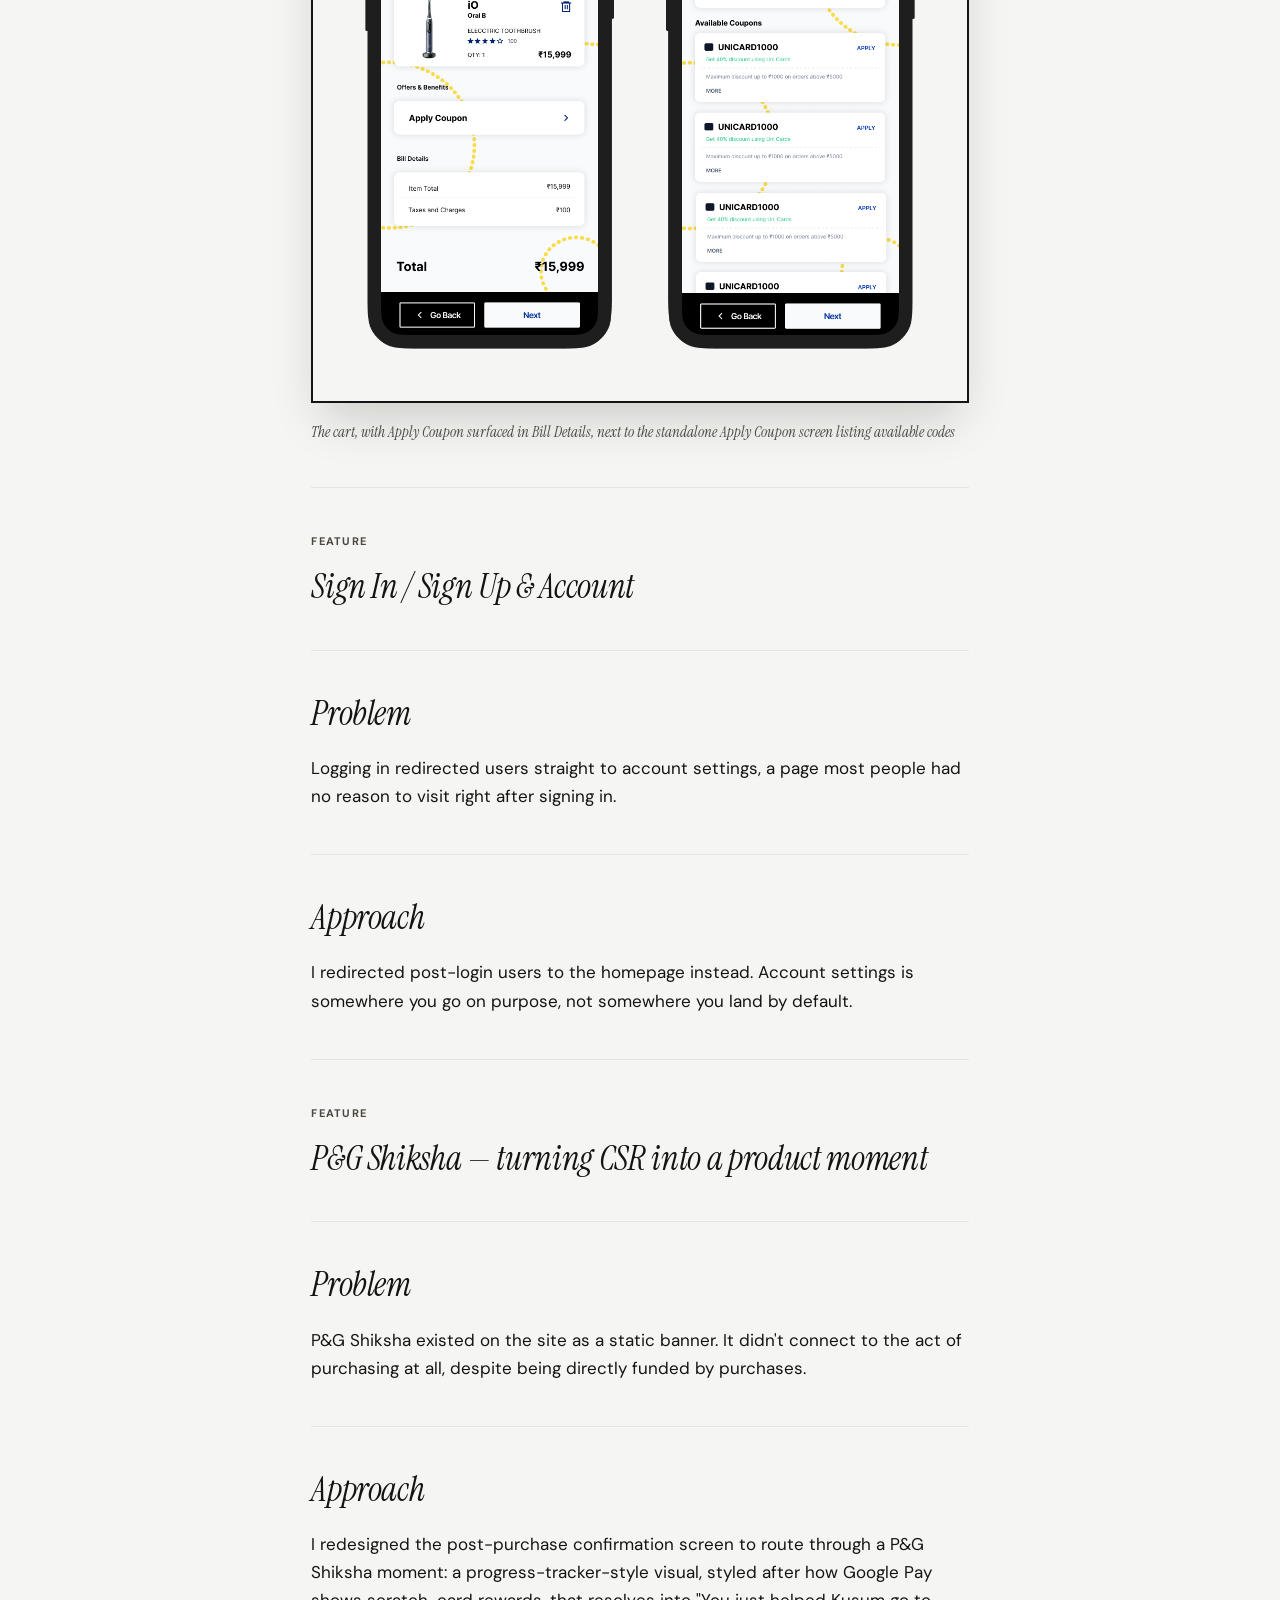
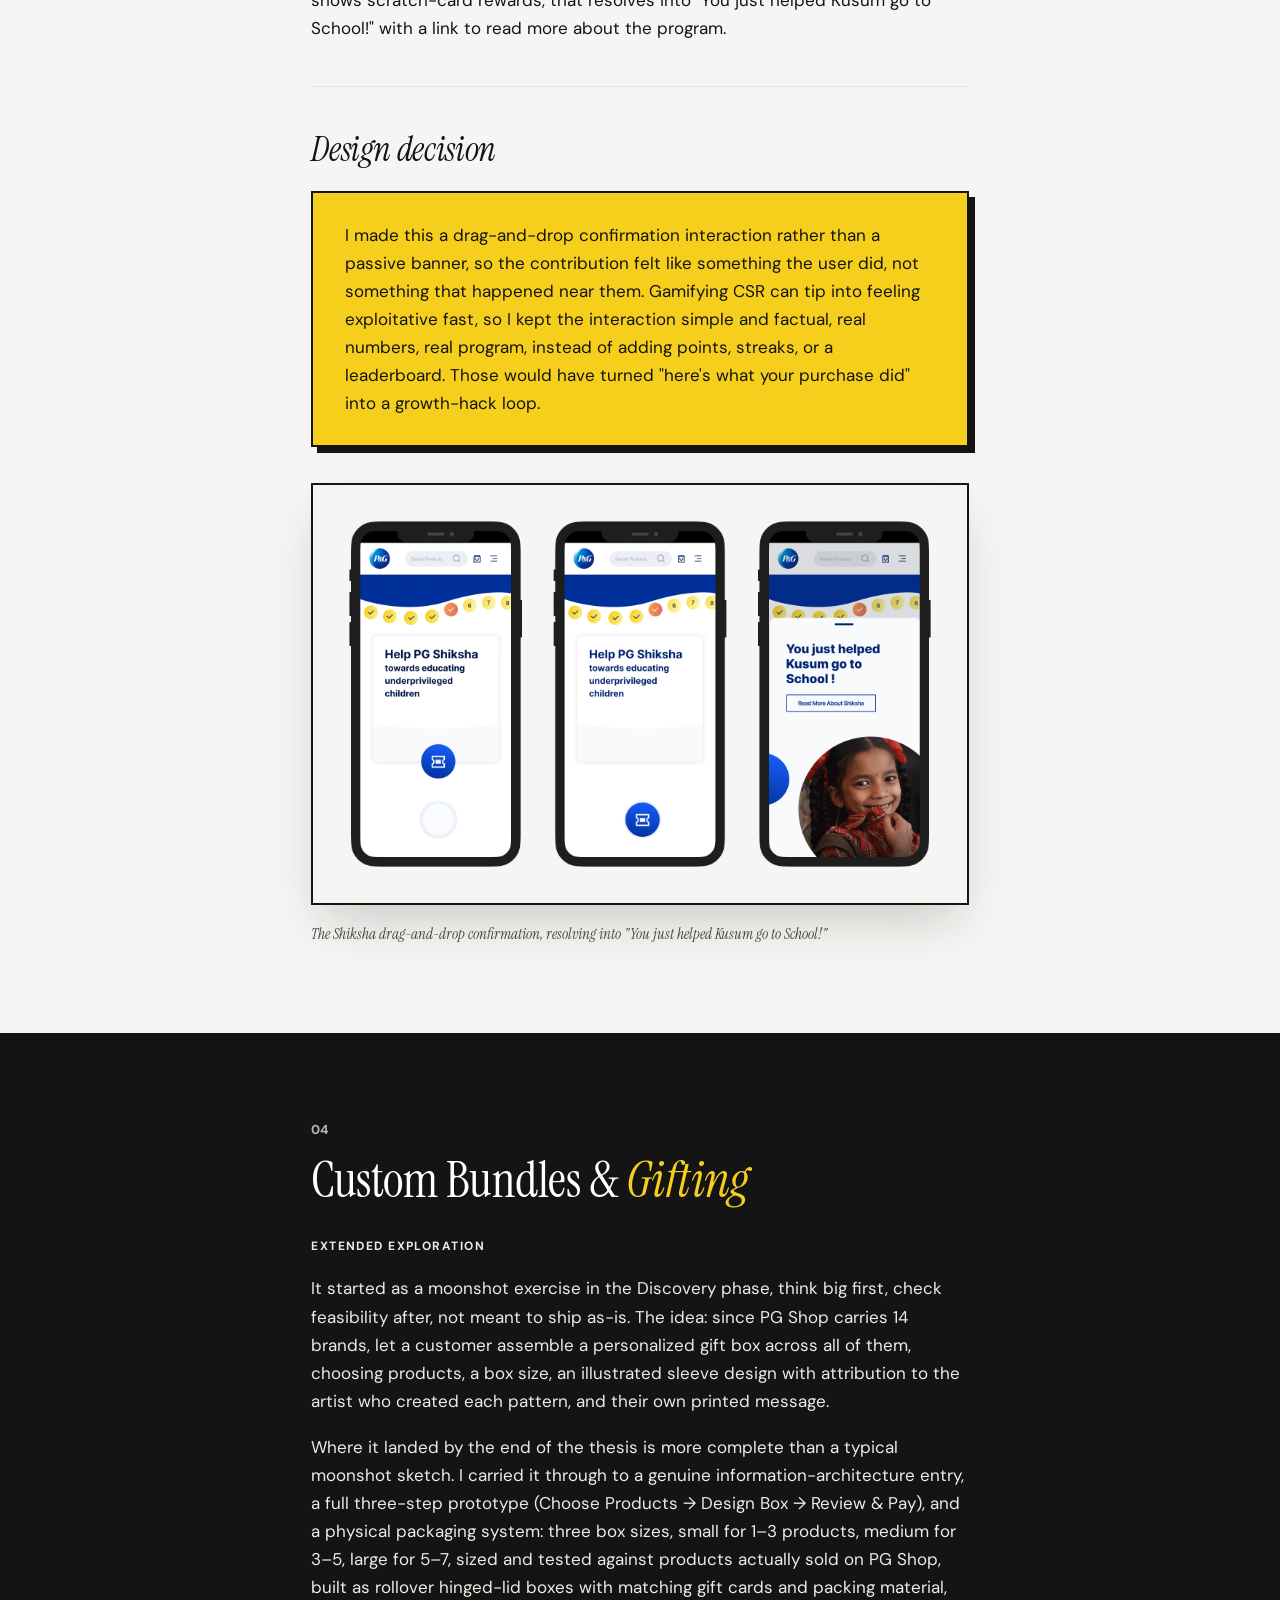
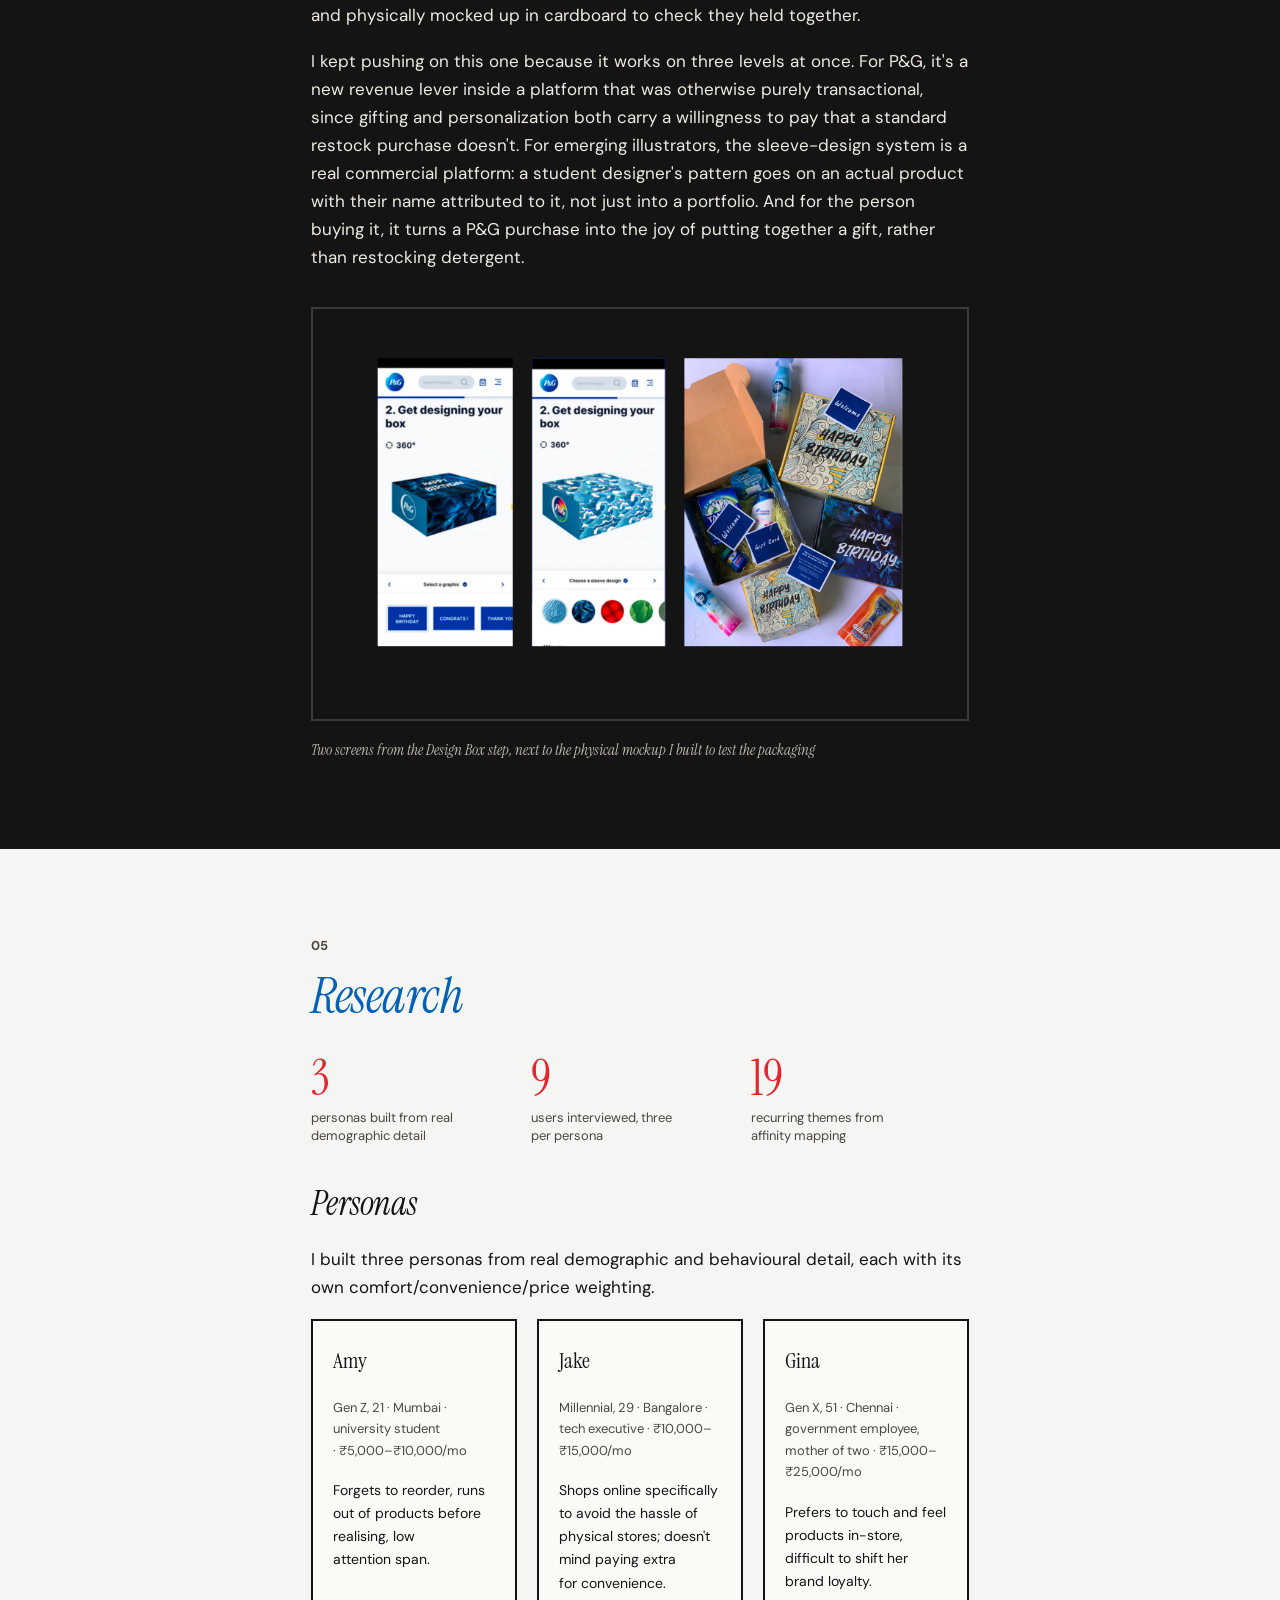
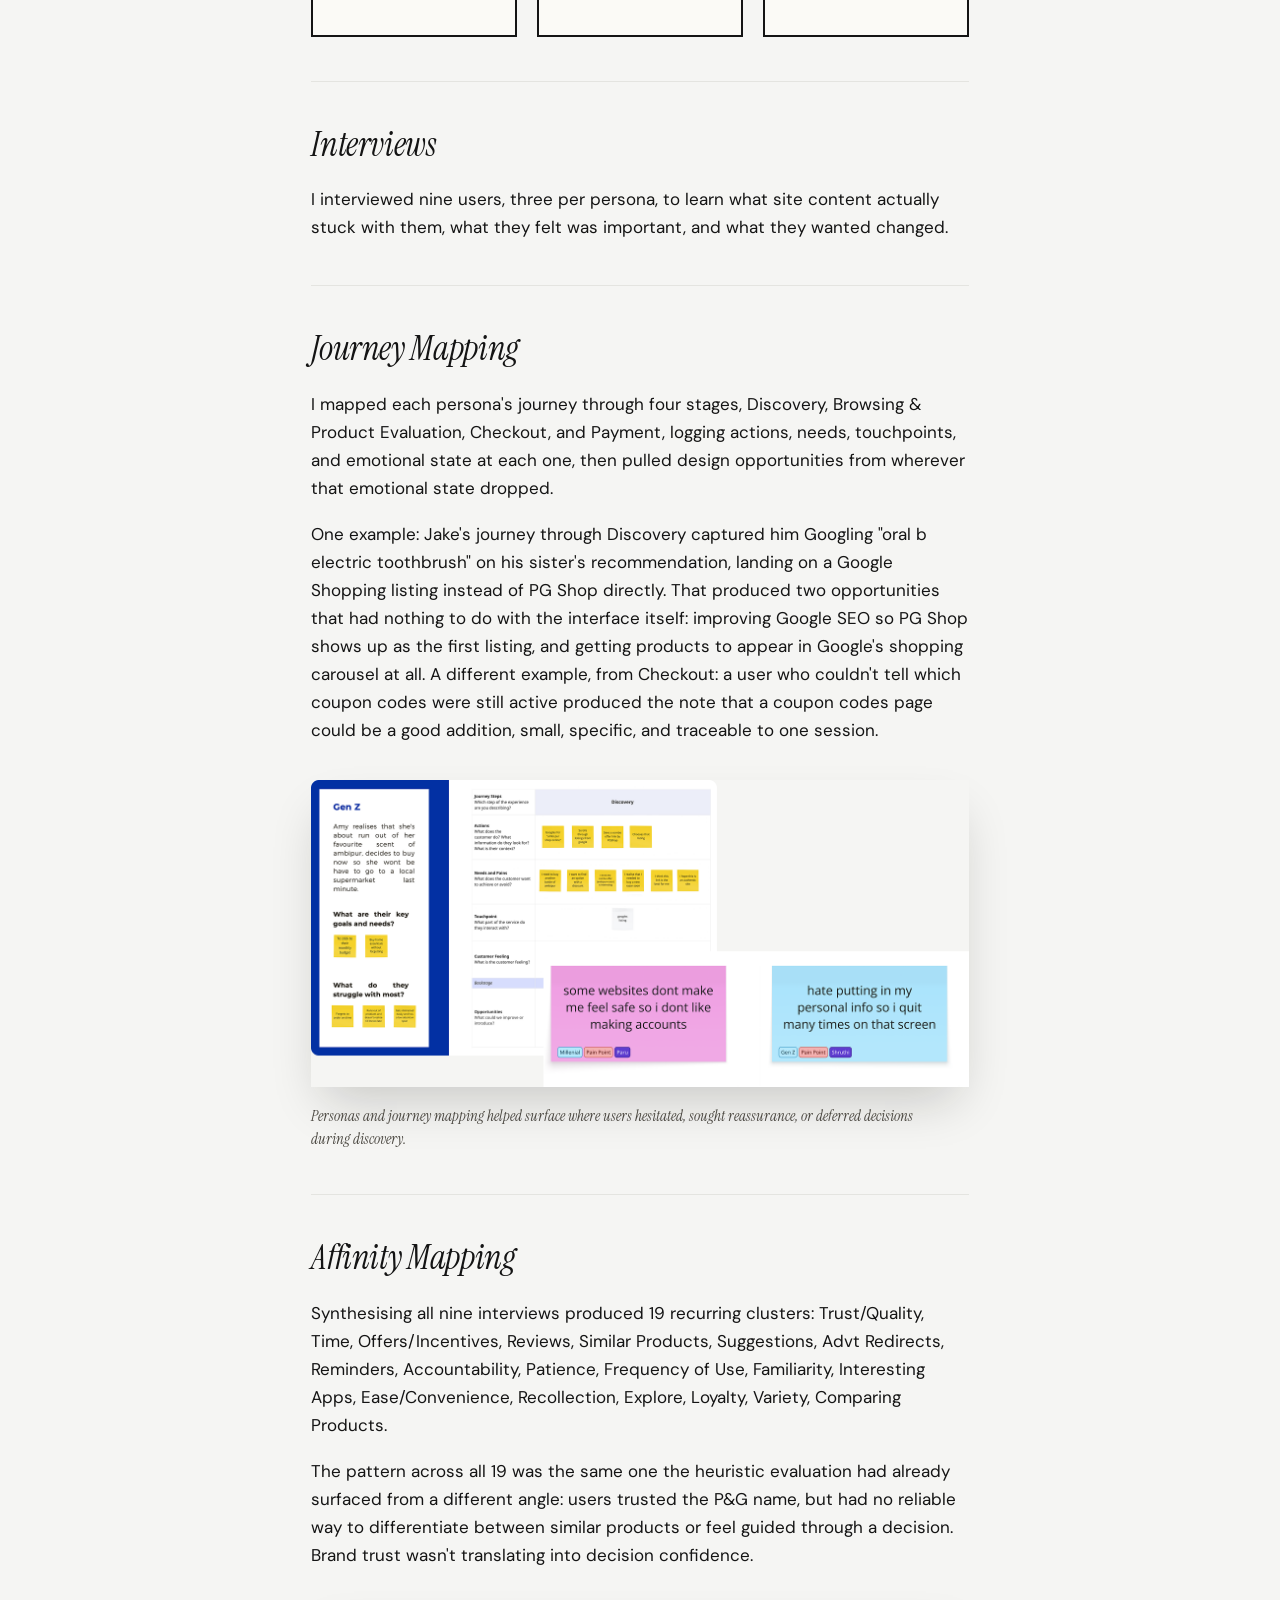
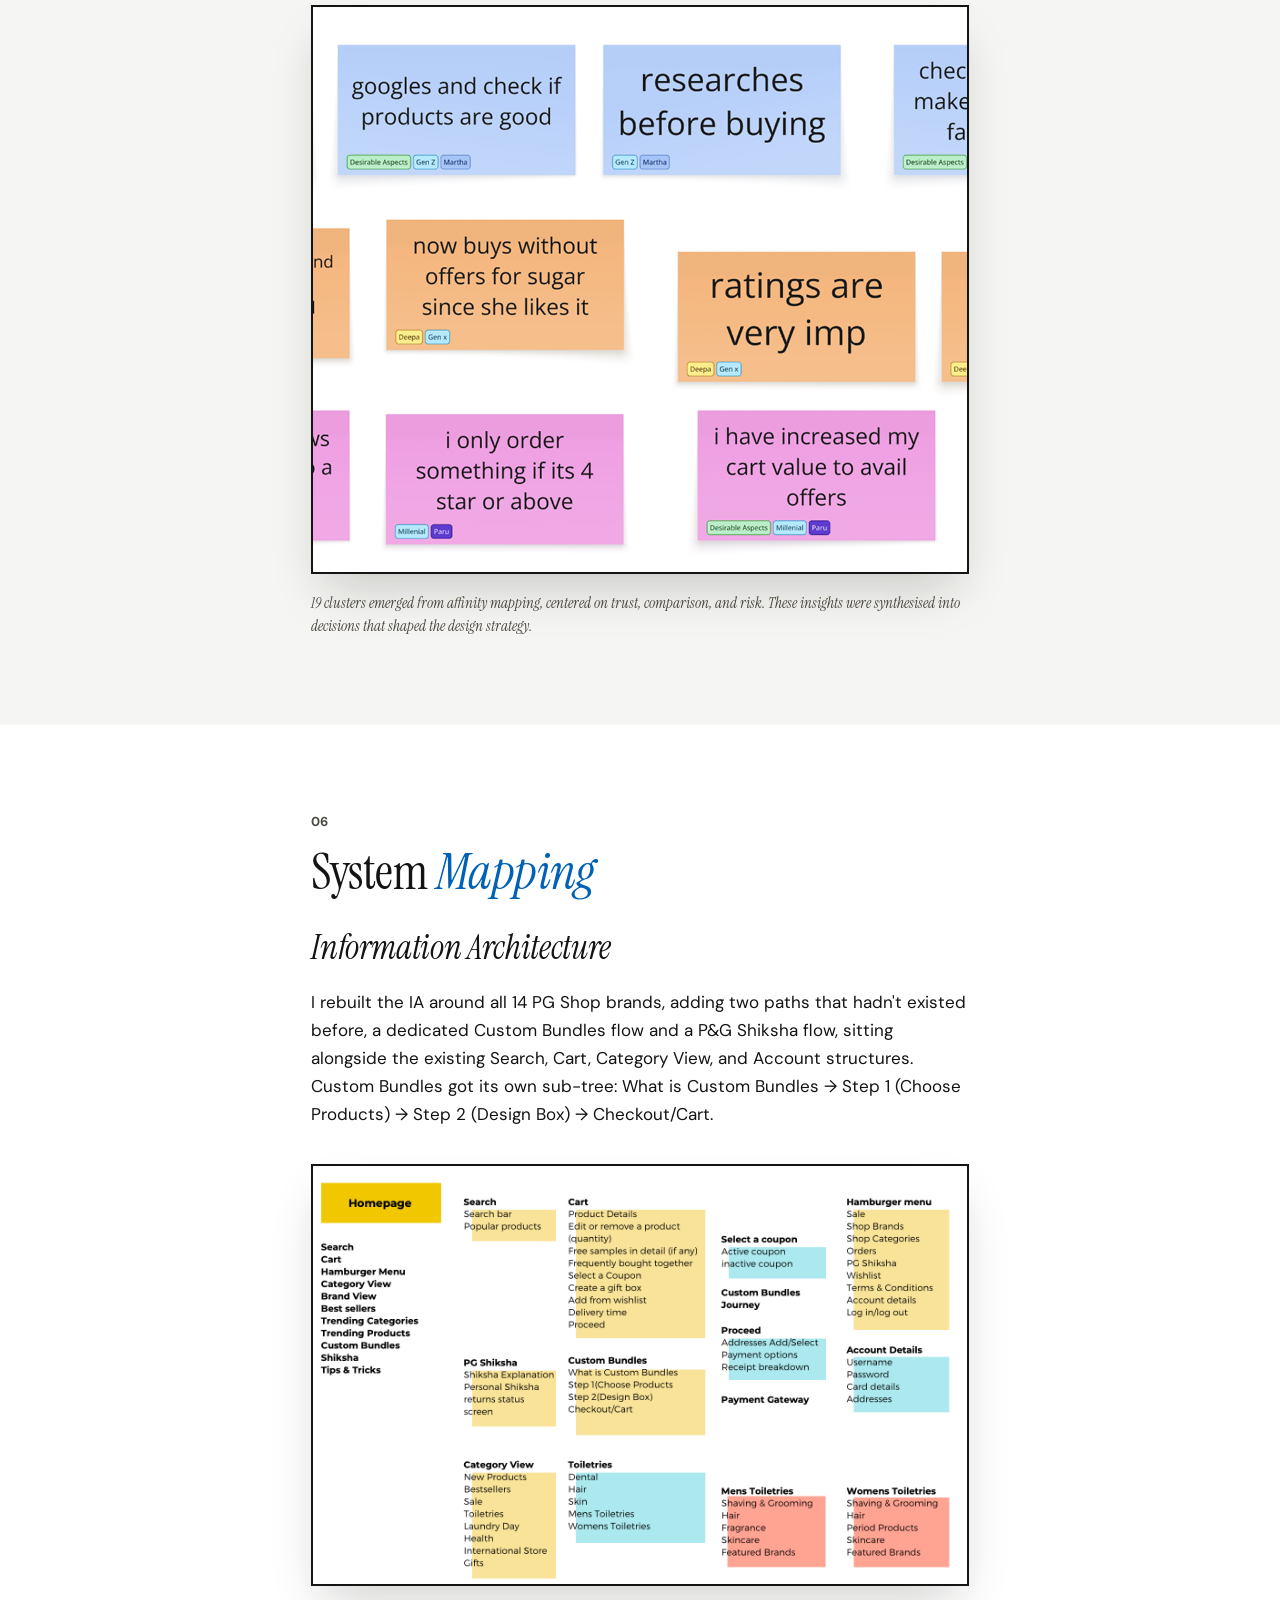
<file: pgshop/index.html>
<!DOCTYPE html>
<html lang="en">
<head>
<meta charset="UTF-8">
<meta name="viewport" content="width=device-width, initial-scale=1, viewport-fit=cover">
<meta name="color-scheme" content="light">
<title>PG Shop | Chethna Ajith</title>
<link rel="preconnect" href="https://fonts.googleapis.com">
<link rel="preconnect" href="https://fonts.gstatic.com" crossorigin>
<link rel="stylesheet" href="https://fonts.googleapis.com/css2?family=Instrument+Serif:ital@0;1&family=DM+Sans:wght@400;500;700;900&display=swap">
<link rel="stylesheet" href="../assets/css/style.css">
<link rel="stylesheet" href="../assets/css/pgshop.css">
</head>
<body>
<header class="nav">
  <div class="nav-wrap">
    <div class="nav-in">
      <a class="logo" href="../index.html#top" aria-label="Chethna, home">
        <span class="logo-tile" aria-hidden="true"><i style="background:var(--red)"></i><i style="background:var(--yellow)"></i><i style="background:var(--blue)"></i><i style="background:var(--warm)"></i></span>
        <span>Chethna.</span>
      </a>
      <nav class="nav-c" aria-label="Primary"><a href="../index.html#work">Work</a><a href="../index.html#process">Process</a><a href="../index.html#about">About</a></nav>
      <div class="nav-r">
        <div class="nav-social"><a href="https://www.linkedin.com/in/chethna-sreenivasan-76b16098/" target="_blank" rel="noopener">LinkedIn</a></div>
        <a class="pill-btn" href="../index.html#contact">Contact</a>
      </div>
    </div>
  </div>
</header>
<div class="quiet-back">
  <a href="../index.html#work">←&nbsp;All&nbsp;work</a>
</div>
<div class="side-wrap">
<a class="back-link" href="../index.html#work">←&nbsp;All&nbsp;work</a>
<nav class="side-nav" aria-label="Case study sections">
  <a class="side-link" href="#top">PG&nbsp;Shop</a>
  <a class="side-link" href="#challenge"><span class="side-num">01</span>The&nbsp;Challenge</a>
  <a class="side-link" href="#solution"><span class="side-num">02</span>Solution&nbsp;Preview</a>
  <a class="side-link" href="#features"><span class="side-num">03</span>Key&nbsp;Features</a>
  <a class="side-link" href="#custom-bundles"><span class="side-num">04</span>Custom Bundles &amp;&nbsp;Gifting</a>
  <a class="side-link" href="#research"><span class="side-num">05</span>Research</a>
  <a class="side-link" href="#system-mapping"><span class="side-num">06</span>System&nbsp;Mapping</a>
  <a class="side-link" href="#prototyping"><span class="side-num">07</span>Prototyping</a>
  <a class="side-link" href="#testing"><span class="side-num">08</span>Testing &amp;&nbsp;Limitations</a>
  <a class="side-link" href="#reflection"><span class="side-num">09</span>Reflection &amp; Next&nbsp;Steps</a>
</nav>
</div>

<main>

<section class="case-hero" id="top"><div class="wrap">
    <p class="case-eyebrow">Case study: individual capstone thesis, run as a live project with P&amp;G&nbsp;India</p>
    <h1>PG&nbsp;Shop</h1>
    <p class="dek">Redesigning P&amp;G India's direct-to-consumer e‑commerce platform across 14&nbsp;brands</p>
    <figure class="photo hero-photo"><img src="../assets/images/pgshop/img-8ed84992fb.png" alt="Device mockup montage of PG Shop 4.0 across mobile screens"></figure>
  </div></section>

<section class="case-context"><div class="wrap">
    <div class="context-card"><div class="meta-grid">
      <div class="meta-item"><p class="label">Timeline</p><p class="value"><span class="value-primary">November 2021–April&nbsp;2022</span><span class="value-secondary">Scoped as 3 months, extended to&nbsp;6</span></p></div>
      <div class="meta-item"><p class="label">Program</p><p class="value"><span class="value-primary">Product Design&nbsp;Capstone</span><span class="value-secondary">ISDI, with Parsons School of&nbsp;Design</span></p></div>
      <div class="meta-item"><p class="label">Mentor</p><p class="value"><span class="value-primary">Somdutt&nbsp;Sarkar</span><span class="value-secondary">P&amp;G India's Design&nbsp;Leader</span></p></div>
      <div class="meta-item"><p class="label">My role</p><p class="value"><span class="value-primary">Sole&nbsp;designer</span><span class="value-secondary">Research, IA, UX/<wbr>UI, design system,&nbsp;prototype</span></p></div>
      <div class="meta-item"><p class="label">Tools</p><p class="value"><span class="value-primary">Figma, Miro, Adobe&nbsp;CC</span><span class="value-secondary">Microsoft&nbsp;Teams</span></p></div>
      <div class="meta-item"><p class="label">Outcome</p><p class="value"><span class="value-primary">Delivered a full UX/<wbr>UI proposal and working prototype to P&amp;G India and&nbsp;ISDI</span></p></div>
    </div></div>
  </div></section>

<section class="sec-block grey" id="challenge">
  <div class="wrap">
    <span class="sec-num">01</span>
    <h2 class="sec-title">The&nbsp;<em class="c-blue">Challenge</em></h2>

<p>PG Shop (PGShop.in) is P&amp;G India's direct-to-consumer e-commerce platform, covering 14 brands including Gillette, Olay, Oral-B, Tide, Ariel, and Pantene. It launched in 2019 as P&amp;G's test of direct e-commerce in India. This project became its fourth version.</p>
<p>The brief was to propose a UX/UI-led redesign that moved four business metrics defined together with P&amp;G India: PGShop UX, average session duration, cart percentage, and conversion rate.</p>
<p>A heuristic evaluation of the existing site, paired with competitive benchmarking against Amazon, Booking.com, Lush, Cartier, and ITC Store, surfaced a consistent pattern. The platform buried purchase-relevant information under promotional density, gave almost no way to compare or trust individual products, and did nothing to carry P&amp;G's own brand equity into the actual shopping experience.</p>
<p class="muted">That last point mattered specifically because of P&amp;G Shiksha, P&amp;G's CSR program since 2005, which has built or supported 2,100+ schools and reached 1.7 million children, 50,000 of them moved to online education during the pandemic, funded in part by every PG Shop purchase. The existing site treated this as a banner, not a moment in the purchase itself.</p>
<figure class="photo"><img src="../assets/images/pgshop/img-b22ef75379.png" alt="Homepage annotated with red/green markers showing decision friction" loading="lazy"><figcaption class="photo-caption">Illustrative examples of decision-friction in the previous&nbsp;experience</figcaption></figure>
  </div>
</section>

<section class="sec-block white" id="solution">
  <div class="wrap">
    <span class="sec-num">02</span>
    <h2 class="sec-title">Solution&nbsp;<em class="c-blue">Preview</em></h2>

<p>What shipped was a full information-architecture rebuild around all 14 brands, with two new flows added on top of the existing structure: a personalized gift-box builder called Custom Bundles, and a P&amp;G Shiksha flow that turns the CSR program into part of checkout instead of a banner beside it.</p>
<p>The homepage, product pages, and checkout were redesigned around the same underlying gap: users trusted the P&amp;G name but had no reliable way to compare products or feel guided toward a decision. Three connected Figma prototypes carried the work through, ending not at a plain order receipt but at a Shiksha confirmation moment built as a small interaction rather than a static screen.</p>
<figure class="photo"><img src="../assets/images/pgshop/img-fee211e9dd.png" alt="Homepage, product page, and category listing screens from PG Shop 4.0" loading="lazy"><figcaption class="photo-caption">Homepage, product page, and category listing screens from the redesigned&nbsp;experience</figcaption></figure>
  </div>
</section>

<section class="sec-block grey" id="features">
  <div class="wrap">
    <span class="sec-num">03</span>
    <h2 class="sec-title">Key&nbsp;<em class="c-blue">Features</em></h2>

<div class="sub"><p class="kicker">Feature</p><h3 class="subsection-title">Homepage &amp;&nbsp;Discovery</h3>
</div>
<div class="sub div"><h3 class="subsection-title">Problem</h3>
<p>The existing homepage led with a shipping policy and customer-care number before anything a user actually needed, forced heavy scrolling to reach the end of the page, and gave no visible difference between active and inactive icon states.</p>
</div>
<div class="sub div"><h3 class="subsection-title">Approach</h3>
<p>I moved non-essential information out of the primary view, added scroll-position awareness through a visible scrollbar, and gave users a way to find their delivery location early, surfaced right on entry rather than buried at checkout.</p>
</div>
<div class="sub div"><h3 class="subsection-title">Design&nbsp;decision</h3>
<div class="callout"><p>I chose a chevron-based carousel over a flat grid for the category row because it kept users aware there were more options without needing to scroll. It came directly out of watching users miss content below the fold in interviews.</p></div>
<figure class="photo"><img src="../assets/images/pgshop/img-7ae71dc681.png" alt="Homepage as the user scrolls" loading="lazy"><figcaption class="photo-caption">Homepage as the user&nbsp;scrolls</figcaption></figure>
</div>
<div class="sub div"><p class="kicker">Feature</p><h3 class="subsection-title">Product Pages &amp;&nbsp;Comparison</h3>
</div>
<div class="sub div"><h3 class="subsection-title">Problem</h3>
<p>Users couldn't tell how many other people had rated a product, bestseller tags only appeared on some brand pages rather than consistently, and there was no way to preview product details without reading the full description.</p>
</div>
<div class="sub div"><h3 class="subsection-title">Approach</h3>
<p>I extended bestseller and offer tags across every brand page rather than a subset, added a 360° image system to the product view, and introduced a "read more" pattern to shorten dense product-detail text on first load.</p>
</div>
<div class="sub div"><h3 class="subsection-title">Design&nbsp;decision</h3>
<div class="callout"><p>I gave delivery-date estimates their own visible line at the product-page level, not just at checkout, because interview users specifically stalled out not knowing whether a product would arrive in time. That's a Conversion-tagged fix, not a cosmetic one.</p></div>
<figure class="photo"><img src="../assets/images/pgshop/img-15f980dc23.png" alt="Product discovery listing on the left, followed by the product details page scrolled to reviews/feedback and the delivery-check screen" loading="lazy"><figcaption class="photo-caption">Product discovery on the left; on the right, the product details page scrolled down to reviews and feedback, and the delivery-check&nbsp;screen</figcaption></figure>
</div>
<div class="sub div"><p class="kicker">Feature</p><h3 class="subsection-title">Checkout, Cart &amp;&nbsp;Payment</h3>
</div>
<div class="sub div"><h3 class="subsection-title">Problem</h3>
<p>Coupon eligibility was invisible until a user tried and failed to apply a code, and free-sample eligibility only became visible deep in the checkout flow.</p>
</div>
<div class="sub div"><h3 class="subsection-title">Approach</h3>
<p>I surfaced available and applicable coupons as their own screen before the payment step, and moved free-sample visibility earlier into the cart itself so users could see what they'd unlock before committing.</p>
</div>
<div class="sub div"><h3 class="subsection-title">Design&nbsp;decision</h3>
<div class="callout"><p>This wasn't riding on one complaint. It showed up twice, from two different research passes: a checkout journey-mapping session captured a user not knowing which codes were still active, and the same gap surfaced independently in the 30 open points logged after Discovery, where a separate note read that the site should remind users of applicable coupons at the payment stage. Two separate methods landing on the same problem is what made it worth building.</p></div>
<figure class="photo"><img src="../assets/images/pgshop/img-77c382fe79.png" alt="Cart with Apply Coupon link in Bill Details, next to the standalone Apply Coupon screen" loading="lazy"><figcaption class="photo-caption">The cart, with Apply Coupon surfaced in Bill Details, next to the standalone Apply Coupon screen listing available&nbsp;codes</figcaption></figure>
</div>
<div class="sub div"><p class="kicker">Feature</p><h3 class="subsection-title">Sign In / Sign Up &amp;&nbsp;Account</h3>
</div>
<div class="sub div"><h3 class="subsection-title">Problem</h3>
<p>Logging in redirected users straight to account settings, a page most people had no reason to visit right after signing in.</p>
</div>
<div class="sub div"><h3 class="subsection-title">Approach</h3>
<p>I redirected post-login users to the homepage instead. Account settings is somewhere you go on purpose, not somewhere you land by default.</p>
</div>
<div class="sub div"><p class="kicker">Feature</p><h3 class="subsection-title">P&amp;G Shiksha — turning CSR into a product&nbsp;moment</h3>
</div>
<div class="sub div"><h3 class="subsection-title">Problem</h3>
<p>P&amp;G Shiksha existed on the site as a static banner. It didn't connect to the act of purchasing at all, despite being directly funded by purchases.</p>
</div>
<div class="sub div"><h3 class="subsection-title">Approach</h3>
<p>I redesigned the post-purchase confirmation screen to route through a P&amp;G Shiksha moment: a progress-tracker-style visual, styled after how Google Pay shows scratch-card rewards, that resolves into "You just helped Kusum go to School!" with a link to read more about the program.</p>
</div>
<div class="sub div"><h3 class="subsection-title">Design&nbsp;decision</h3>
<div class="callout"><p>I made this a drag-and-drop confirmation interaction rather than a passive banner, so the contribution felt like something the user did, not something that happened near them. Gamifying CSR can tip into feeling exploitative fast, so I kept the interaction simple and factual, real numbers, real program, instead of adding points, streaks, or a leaderboard. Those would have turned "here's what your purchase did" into a growth-hack loop.</p></div>
<figure class="photo"><img src="../assets/images/pgshop/img-eff30590ca.png" alt="The Shiksha drag-and-drop confirmation resolving into You just helped Kusum go to School" loading="lazy"><figcaption class="photo-caption">The Shiksha drag-and-drop confirmation, resolving into "You just helped Kusum go to&nbsp;School!"</figcaption></figure>
</div>
  </div>
</section>

<section class="sec-block dark" id="custom-bundles">
  <div class="wrap">
    <span class="sec-num">04</span>
    <h2 class="sec-title">Custom Bundles &amp;&nbsp;<em class="c-yellow">Gifting</em></h2>
    <p class="kicker-line">Extended exploration</p>
<p>It started as a moonshot exercise in the Discovery phase, think big first, check feasibility after, not meant to ship as-is. The idea: since PG Shop carries 14 brands, let a customer assemble a personalized gift box across all of them, choosing products, a box size, an illustrated sleeve design with attribution to the artist who created each pattern, and their own printed message.</p>
<p>Where it landed by the end of the thesis is more complete than a typical moonshot sketch. I carried it through to a genuine information-architecture entry, a full three-step prototype (Choose Products → Design Box → Review &amp; Pay), and a physical packaging system: three box sizes, small for 1–3 products, medium for 3–5, large for 5–7, sized and tested against products actually sold on PG Shop, built as rollover hinged-lid boxes with matching gift cards and packing material, and physically mocked up in cardboard to check they held together.</p>
<p>I kept pushing on this one because it works on three levels at once. For P&amp;G, it's a new revenue lever inside a platform that was otherwise purely transactional, since gifting and personalization both carry a willingness to pay that a standard restock purchase doesn't. For emerging illustrators, the sleeve-design system is a real commercial platform: a student designer's pattern goes on an actual product with their name attributed to it, not just into a portfolio. And for the person buying it, it turns a P&amp;G purchase into the joy of putting together a gift, rather than restocking detergent.</p>
<figure class="photo on-dark"><img src="../assets/images/pgshop/img-ba0160613e.png" alt="Custom Bundles design step screens next to the physical box mockup" loading="lazy"><figcaption class="photo-caption">Two screens from the Design Box step, next to the physical mockup I built to test the&nbsp;packaging</figcaption></figure>
  </div>
</section>

<section class="sec-block grey" id="research">
  <div class="wrap">
    <span class="sec-num">05</span>
    <h2 class="sec-title"><em class="c-blue">Research</em></h2>

<div class="stat-strip"><div class="stat"><b>3</b><span>personas built from real demographic&nbsp;detail</span></div><div class="stat"><b>9</b><span>users interviewed, three per&nbsp;persona</span></div><div class="stat"><b>19</b><span>recurring themes from affinity&nbsp;mapping</span></div></div>
<div class="sub"><h3 class="subsection-title">Personas</h3>
<p>I built three personas from real demographic and behavioural detail, each with its own comfort/convenience/price weighting.</p>
<div class="persona-grid"><div class="persona-card"><p class="persona-name">Amy</p><p class="persona-meta">Gen Z, 21 · Mumbai · university student ·&nbsp;₹5,000–₹10,000/mo</p><p class="persona-note">Forgets to reorder, runs out of products before realising, low attention&nbsp;span.</p></div><div class="persona-card"><p class="persona-name">Jake</p><p class="persona-meta">Millennial, 29 · Bangalore · tech executive ·&nbsp;₹10,000–₹15,000/mo</p><p class="persona-note">Shops online specifically to avoid the hassle of physical stores; doesn't mind paying extra for&nbsp;convenience.</p></div><div class="persona-card"><p class="persona-name">Gina</p><p class="persona-meta">Gen X, 51 · Chennai · government employee, mother of two ·&nbsp;₹15,000–₹25,000/mo</p><p class="persona-note">Prefers to touch and feel products in-store, difficult to shift her brand&nbsp;loyalty.</p></div></div>
</div>
<div class="sub div"><h3 class="subsection-title">Interviews</h3>
<p>I interviewed nine users, three per persona, to learn what site content actually stuck with them, what they felt was important, and what they wanted changed.</p>
</div>
<div class="sub div"><h3 class="subsection-title">Journey&nbsp;Mapping</h3>
<p>I mapped each persona's journey through four stages, Discovery, Browsing &amp; Product Evaluation, Checkout, and Payment, logging actions, needs, touchpoints, and emotional state at each one, then pulled design opportunities from wherever that emotional state dropped.</p>
<p>One example: Jake's journey through Discovery captured him Googling "oral b electric toothbrush" on his sister's recommendation, landing on a Google Shopping listing instead of PG Shop directly. That produced two opportunities that had nothing to do with the interface itself: improving Google SEO so PG Shop shows up as the first listing, and getting products to appear in Google's shopping carousel at all. A different example, from Checkout: a user who couldn't tell which coupon codes were still active produced the note that a coupon codes page could be a good addition, small, specific, and traceable to one session.</p>
<figure class="photo no-stroke"><img src="../assets/images/pgshop/img-994d2d5868.png" alt="Journey mapping board showing Gen Z persona actions, needs, and pain points" loading="lazy"><figcaption class="photo-caption">Personas and journey mapping helped surface where users hesitated, sought reassurance, or deferred decisions during&nbsp;discovery.</figcaption></figure>
</div>
<div class="sub div"><h3 class="subsection-title">Affinity&nbsp;Mapping</h3>
<p>Synthesising all nine interviews produced 19 recurring clusters: Trust/Quality, Time, Offers/Incentives, Reviews, Similar Products, Suggestions, Advt Redirects, Reminders, Accountability, Patience, Frequency of Use, Familiarity, Interesting Apps, Ease/Convenience, Recollection, Explore, Loyalty, Variety, Comparing Products.</p>
<p>The pattern across all 19 was the same one the heuristic evaluation had already surfaced from a different angle: users trusted the P&amp;G name, but had no reliable way to differentiate between similar products or feel guided through a decision. Brand trust wasn't translating into decision confidence.</p>
<figure class="photo"><img src="../assets/images/pgshop/img-e2da845588.png" alt="Affinity mapping sticky notes clustered by theme, tagged with persona names" loading="lazy"><figcaption class="photo-caption">19 clusters emerged from affinity mapping, centered on trust, comparison, and risk. These insights were synthesised into decisions that shaped the design&nbsp;strategy.</figcaption></figure>
</div>
  </div>
</section>

<section class="sec-block white" id="system-mapping">
  <div class="wrap">
    <span class="sec-num">06</span>
    <h2 class="sec-title">System&nbsp;<em class="c-blue">Mapping</em></h2>

<div class="sub"><h3 class="subsection-title">Information&nbsp;Architecture</h3>
<p>I rebuilt the IA around all 14 PG Shop brands, adding two paths that hadn't existed before, a dedicated Custom Bundles flow and a P&amp;G Shiksha flow, sitting alongside the existing Search, Cart, Category View, and Account structures. Custom Bundles got its own sub-tree: What is Custom Bundles → Step 1 (Choose Products) → Step 2 (Design Box) → Checkout/Cart.</p>
<figure class="photo"><img src="../assets/images/pgshop/img-e2650dda2c.png" alt="Partial view of the PG Shop information architecture" loading="lazy"><figcaption class="photo-caption">A partial view of the IA, covering Search, Cart, Custom Bundles, Category View, and the Hamburger&nbsp;menu</figcaption></figure>
</div>
<div class="sub div"><h3 class="subsection-title">User&nbsp;Flows</h3>
<p>Two core flows anchored the redesign, based on how users actually arrive.</p>
<p><strong>Organic search:</strong> Homepage → Brand Page → Product Page (reads reviews, adds to cart) → Cart (applies coupon, sees free-sample threshold) → Sign up → Payment → P&amp;G Shiksha confirmation.</p>
<p><strong>Arriving via a product ad in another app:</strong> Product Page → Cart → guest checkout (skips sign-up) → Payment → P&amp;G Shiksha confirmation.</p>
<p>Both paths deliberately end at the same place, a P&amp;G Shiksha moment, rather than a plain order receipt.</p>
</div>
<div class="sub div"><h3 class="subsection-title">Visual&nbsp;System</h3>
<p>The design system was built on atomic design principles, with light and dark component states, a typographic scale set in Inter, and defined grids for iPhone, iPad, and desktop, built to hold up across screen sizes, not designed mobile-first and stretched to fit.</p>
<p>Low-fidelity wireframes mapped the shell and IA first. High-fidelity wireframes and the component system followed once those structural decisions were settled.</p>
<figure class="photo no-stroke"><img src="../assets/images/pgshop/img-fe340fbe32.png" alt="Button and chip component sets across light and dark states" loading="lazy"><figcaption class="photo-caption">Button and chip components across light and dark&nbsp;states</figcaption></figure>
</div>
  </div>
</section>

<section class="sec-block grey" id="prototyping">
  <div class="wrap">
    <span class="sec-num">07</span>
    <h2 class="sec-title"><em class="c-blue">Prototyping</em></h2>

<p>I built three connected prototype flows in Figma.</p>
<div class="sub"><h3 class="subsection-title">Buying&nbsp;Journey</h3>
<p>The full organic-search path: landing on the homepage, browsing to a brand, selecting a product, choosing between one- and two-column grid views, reading reviews, going through cart, coupon application, guest-or-signup choice, address entry, UPI payment, and arriving at the Shiksha confirmation.</p>
</div>
<div class="sub div"><h3 class="subsection-title">Custom Bundles&nbsp;Journey</h3>
<p>The three-step personalised-box flow described above, from product selection through 360° box preview to review and payment.</p>
</div>
<div class="sub div"><h3 class="subsection-title">P&amp;G Shiksha&nbsp;Journey</h3>
<p>The drag-and-drop confirmation interaction connecting a completed purchase to its CSR contribution.</p>
</div>
  </div>
</section>

<section class="sec-block white" id="testing">
  <div class="wrap">
    <span class="sec-num">08</span>
    <h2 class="sec-title">Testing &amp;&nbsp;<em class="c-blue">Limitations</em></h2>

<p>This prototype did not go through user testing before the thesis closed. The thesis's own next-steps section lists testing the existing prototype as unfinished work.</p>
<p>The research itself also used convenience sampling, nine interviews across three personas, which was what a solo six-month thesis with no research budget could realistically get. A bigger sample, and specifically one that included users who'd bounced off the site without buying anything, would have made the findings stronger. I didn't have access to that group, so the insights here come from the users I could actually recruit.</p>
  </div>
</section>

<section class="sec-block grey" id="reflection">
  <div class="wrap reflect">
    <span class="sec-num">09</span>
    <h2 class="sec-title">Reflection &amp; Next&nbsp;<em class="c-blue">Steps</em></h2>

<p>The thesis identified five next steps: exploring more micro-interactions, detailing out the remaining screens for full site coverage, expanding the design system further, testing the existing prototype, and sending the Custom Bundles design brief onward as a formal proposal.</p>
<div class="callout"><p>Looking back, the strongest part of this project wasn't any single screen. It was treating a 14-brand catalog as a systems problem instead of a page-by-page redesign. The IA, the two user flows, and the Custom Bundles exploration all came out of the same instinct: figure out the underlying structure of the business first, then design toward that.</p></div>
<p class="close-quote">The trade-off is that a system this ambitious, built solo in six months, still has real gaps, the untested prototype and the small interview sample being the two biggest.</p>
<div class="cta-row">
    <a class="btn btn-light" href="../index.html#work">Back to all work</a>
    <a class="btn btn-dark" href="../index.html#contact">Let's talk</a>
  </div>
  </div>
</section>




</main>

<footer class="site">
  <span>Chethna&nbsp;Ajith</span>
  <div class="footer-links">
    <a href="mailto:chethnaajith@gmail.com">Email</a>
    <a href="https://www.linkedin.com/in/chethna-sreenivasan-76b16098/" target="_blank" rel="noopener">LinkedIn</a>
  </div>
</footer>

<script src="../assets/js/pgshop.js" defer></script>

</body>
</html>
</file>
<file: assets/css/style.css>
/* ============================================================
   Shared site styles
   Reset, design tokens, header/nav, and the case-study footer
   used by every page. The home page's own unique sections
   (hero, cube, skills band, work/process/about/clients/contact)
   stay inline in index.html; each case study's unique sections
   live in /assets/css/<project>.css. Side-nav / back-link /
   quiet-back are case-study-only components (the home page has
   none), so they stay in each case study's own stylesheet too,
   even though their markup and rules are identical across all
   three case studies.
   ============================================================ */

:root{
  --paper:#FFFFFF; --paper-2:#F5F5F3; --warm:#FBFAF6; --white:#FBFAF6;
  --ink:#141414; --ink-soft:#4A4740;
  --red:#E4262D; --blue:#2563B0; --yellow:#F6CF1D; --orange:#F2721C; --green:#1F9D5B;
  --line:#E4E4E0;
  --serif:'Instrument Serif',Georgia,'Times New Roman',serif;
  --sans:'DM Sans',system-ui,-apple-system,'Segoe UI',Roboto,sans-serif;
  --gutter:clamp(16px,4vw,64px);
  color-scheme:light;
  box-sizing:border-box;
  padding-top:env(safe-area-inset-top,0px);
  padding-bottom:env(safe-area-inset-bottom,0px);
}
*,*::before,*::after{box-sizing:border-box}
html{scroll-behavior:smooth;scroll-padding-top:calc(96px + env(safe-area-inset-top,0px))}
body{margin:0;font-family:var(--sans);font-size:17px;line-height:1.6;color:var(--ink);background:var(--paper);overflow-x:hidden;-webkit-font-smoothing:antialiased}
h1,h2,h3{font-family:var(--serif);font-weight:400;line-height:1.05;letter-spacing:-0.01em;margin:0}
a{color:inherit;text-decoration:none}
p{margin:0}
img{max-width:100%}
:focus-visible{outline:3px solid var(--blue);outline-offset:3px}

/* ---------- HEADER / NAV (shared across every page) ---------- */
.nav{position:sticky;top:env(safe-area-inset-top,0px);z-index:50;background:color-mix(in srgb,white 82%,transparent);-webkit-backdrop-filter:blur(10px);backdrop-filter:blur(10px)}
.nav-wrap{max-width:1180px;margin:0 auto;padding-inline:var(--gutter)}
.nav-in{height:72px;display:grid;grid-template-columns:1fr auto 1fr;align-items:center;gap:16px}
.logo{display:flex;align-items:center;gap:12px;justify-self:start;font-family:var(--serif);font-size:26px;line-height:1}
.logo-tile{width:34px;height:34px;border-radius:10px;background:#000;display:grid;grid-template-columns:1fr 1fr;grid-template-rows:1fr 1fr;gap:3px;padding:6px}
.logo-tile i{border-radius:3px;display:block}
.nav-c{display:flex;padding:4px;border:1.5px solid var(--line);background:#F6F6F4;border-radius:999px}
.nav-c a{font-size:13px;font-weight:500;padding:7px 16px;border-radius:999px;transition:background .2s,box-shadow .2s}
.nav-c a:hover{background:#fff;box-shadow:0 2px 8px rgba(0,0,0,.08)}
.nav-r{display:flex;align-items:center;gap:22px;justify-self:end}
.nav-social{display:flex;gap:20px}
.nav-social a{font-size:13px;color:var(--ink-soft);transition:color .2s}
.nav-social a:hover{color:var(--red)}
.pill-btn{background:#000;color:#fff;font-weight:700;font-size:13px;padding:9px 18px;border-radius:999px;transition:background .2s}
.pill-btn:hover{background:var(--red)}
@media (max-width:960px){.nav-social{display:none}}
@media (max-width:560px){.nav-c{display:none}}

/* ---------- FOOTER (shared across the case-study pages) ---------- */
footer.site{border-top:2px solid var(--ink);background:var(--paper);padding:26px var(--gutter) calc(34px + env(safe-area-inset-bottom,0px));max-width:1180px;margin:0 auto;display:flex;align-items:center;justify-content:space-between;flex-wrap:wrap;gap:16px;font-size:14px;color:var(--ink-soft)}
footer.site span{font-family:var(--serif);font-size:16px;color:var(--ink)}
footer.site a{text-decoration:none;color:var(--ink-soft);transition:color .2s}
footer.site a:hover{color:var(--red)}
.footer-links{display:flex;gap:20px}
@media (max-width:640px){
  footer.site{padding:26px 20px calc(28px + env(safe-area-inset-bottom,0px));flex-direction:column;align-items:flex-start}
}

@media (prefers-reduced-motion:reduce){
  html{scroll-behavior:auto}
}
</file>
<file: assets/css/mcorp.css>
/* ============================================================
   M-Corp case-study styles.
   Reset/tokens/header/footer live in assets/css/style.css;
   this file holds everything specific to this page, including
   the side-nav/back-link/quiet-back components (identical in
   spirit across all three case studies, but not present on the
   home page, so each case study keeps its own copy). The
   header/footer/side-nav markup here was normalized to match
   pgshop's pattern (it originally used its own divergent class
   names: .nav-inner/.brand/.pill-nav/.exit-link/.n, etc.).
   ============================================================ */
:root{
  --dark-card: #1D1D1D; --dark-line: #3A3A3A; --muted-dark: #BDB9AE;
  --tint: #EEBD80; --accent: #C46A00; --nav-selected: #A85A00; --cta-shadow: #DD7A01;
}
p, h1, h2, h3, .dek, .statement { text-wrap: pretty; }
.wrap { max-width: 760px; margin: 0 auto; padding: 0 var(--gutter); }

/* Hero (project tint) */
.hero { background: var(--tint); border-bottom: 2px solid var(--ink); padding: 56px 0 64px; }
.eyebrow {
  font-size: 12px; font-weight: 700; letter-spacing: 0.12em; text-transform: uppercase;
  margin: 0 0 20px;
}
.hero h1 {
  font-family: var(--serif); font-weight: 400; font-size: clamp(56px, 9vw, 104px);
  line-height: 1; letter-spacing: -0.01em; margin: 0 0 20px;
}
.dek {
  font-size: clamp(17px, 2vw, 20px); color: var(--ink-soft);
  max-width: 34ch; line-height: 1.5; margin: 0 0 48px;
}
.device { position: relative; padding-bottom: 72px; }
.desktop {
  max-width: 600px; margin: 0 auto; background: #fff;
  border: 2px solid var(--ink); box-shadow: 0 24px 48px -12px rgba(20, 20, 15, 0.3);
}
.desktop-bar {
  display: flex; align-items: center; gap: 6px; padding: 10px 14px;
  background: var(--paper-2); border-bottom: 2px solid var(--ink);
}
.desktop-bar .dot { width: 9px; height: 9px; border-radius: 50%; background: #D7D5CB; }
.desktop-bar .url {
  margin-left: 10px; font-size: 12px; color: var(--ink-soft); background: #fff;
  border: 1.5px solid var(--ink); border-radius: 999px; padding: 2px 12px;
}
.desktop img { width: 100%; aspect-ratio: 16 / 10; object-fit: cover; object-position: top; }
.phone {
  position: absolute; right: 6%; bottom: 16px; width: 160px;
  border: 2px solid var(--ink); background: #fff;
  box-shadow: 0 24px 40px -10px rgba(20, 20, 15, 0.35);
}
.phone img { width: 100%; height: auto; }

/* Context */
.context { background: var(--paper); padding: 72px 0 80px; }
.meta-card {
  background: var(--warm); border: 2px solid var(--ink); box-shadow: 6px 6px 0 var(--ink);
  padding: 32px; display: grid; grid-template-columns: 1fr 1fr; gap: 28px 40px;
}
.meta-item .k {
  font-size: 11px; font-weight: 700; letter-spacing: 0.12em; text-transform: uppercase;
  color: var(--ink-soft); margin: 0 0 8px;
}
.meta-item .p { font-size: 17px; font-weight: 700; line-height: 1.35; margin: 0; }
.meta-item .s { font-size: 14px; color: var(--ink-soft); line-height: 1.45; margin: 4px 0 0; }

/* Numbered sections */
.block { padding: 88px 0; }
.block.soft { background: var(--paper-2); }
.block.dark { background: var(--ink); color: #fff; }
.section-head { margin: 0 0 36px; }
.kicker { display: flex; align-items: center; gap: 12px; margin: 0 0 8px; }
.num { font-size: 13px; font-weight: 700; letter-spacing: 0.06em; }
.task-tag {
  font-size: 11px; font-weight: 700; letter-spacing: 0.12em; text-transform: uppercase;
  color: var(--ink-soft);
}
.title {
  font-family: var(--serif); font-weight: 400; font-size: clamp(32px, 4.4vw, 50px);
  line-height: 1.05; letter-spacing: -0.01em; margin: 0;
}
.title em { color: var(--accent); font-style: italic; }
.block.dark .title em { color: #DD7A01; }

.body p { max-width: 62ch; margin: 0 0 16px; }
.body p.muted { color: var(--ink-soft); }

/* Subsections: serif italic tier, divider + 44px after the first */
.sub h3, .callout h3 {
  font-family: var(--serif); font-style: italic; font-weight: 400;
  font-size: clamp(26px, 3.2vw, 34px); line-height: 1.1; margin: 0 0 16px;
}
.sub p { max-width: 62ch; margin: 0 0 14px; }
.sub p:last-child { margin-bottom: 0; }
.sub + .sub { border-top: 1px solid var(--ink); margin-top: 44px; padding-top: 44px; }

/* Callout: project tint, square, 2px ink, hard shadow */
.callout {
  background: var(--tint); border: 2px solid var(--ink); box-shadow: 6px 6px 0 var(--ink);
  padding: 32px 36px;
}
.callout p { max-width: 62ch; margin: 0 0 14px; }
.callout p:last-child { margin-bottom: 0; }

/* Screenshots: square, 2px ink, soft real shadow */
.photos { margin-top: 56px; }
.photos img {
  background: #fff; border: 2px solid var(--ink);
  box-shadow: 0 18px 36px -12px rgba(20, 20, 15, 0.32);
}
.pair { display: flex; gap: 28px; justify-content: center; align-items: flex-start; flex-wrap: wrap; }
.pair img { width: 240px; max-width: 100%; }
.pair.three img { width: 200px; }
.stack { display: flex; flex-direction: column; gap: 28px; }
.stack img { width: 100%; aspect-ratio: 2.8 / 1; object-fit: cover; object-position: top; }
.combo { display: flex; flex-direction: column; align-items: center; gap: 28px; }
.combo img { width: 100%; }
.combo img.mobile { width: 260px; max-width: 70%; }
.combo.row { flex-direction: row; align-items: flex-start; justify-content: center; flex-wrap: wrap; }
.combo.row img:not(.mobile) { flex: 1 1 300px; width: auto; max-width: 100%; }
.combo.row img.mobile { flex: 0 0 auto; width: 190px; max-width: 40%; }

/* Dark (ink) payoff section */
.block.dark .callout { color: var(--ink); }
.dark-frame { background: var(--dark-card); border: 2px solid var(--dark-line); padding: 14px; }
.dark-frame img { border: none; box-shadow: none; background: transparent; }

/* Closing */
.conclude { text-align: center; }
.conclude .section-head { margin-bottom: 40px; }
.statement {
  font-family: var(--serif); font-size: clamp(26px, 3.2vw, 34px); line-height: 1.3;
  max-width: 36ch; margin: 0 auto;
}

/* CTA row */
.cta { display: flex; gap: 24px; justify-content: center; flex-wrap: wrap; padding-top: 56px; }
.btn {
  display: inline-flex; align-items: center; gap: 8px; font-size: 16px; font-weight: 700;
  text-decoration: none; padding: 14px 26px; border: 2px solid var(--ink); border-radius: 0;
  transition: transform 0.15s ease, box-shadow 0.15s ease;
}
.btn-light { background: var(--warm); color: var(--ink); box-shadow: 4px 4px 0 var(--ink); }
.btn-light:hover { transform: translate(-2px, -2px); box-shadow: 6px 6px 0 var(--ink); }
.btn-light:active { transform: translate(2px, 2px); box-shadow: 0 0 0 var(--ink); }
.btn-dark { background: var(--ink); color: #fff; box-shadow: 4px 4px 0 var(--cta-shadow); }
.btn-dark:hover { transform: translate(-2px, -2px); box-shadow: 6px 6px 0 var(--cta-shadow); }
.btn-dark:active { transform: translate(2px, 2px); box-shadow: 0 0 0 var(--cta-shadow); }

/* Side nav (wide screens only) + quiet-back / back-link exit links */
.quiet-back { padding: 20px 0 0; }
.quiet-back a { display: inline-block; font-size: 14px; font-weight: 700; text-decoration: none; color: var(--ink); }
.quiet-back a:hover { color: var(--red); }
@media (min-width: 1320px) { .quiet-back { display: none; } }

.side-wrap {
  display: none; position: fixed; top: 150px; left: calc((100vw - 760px) / 2 - 248px); width: 224px;
  z-index: 15; flex-direction: column; gap: 16px;
}
@media (min-width: 1320px) { .side-wrap { display: flex; } }
.back-link { display: block; font-size: 14px; font-weight: 700; text-decoration: none; color: var(--ink); white-space: nowrap; }
.back-link:hover { color: var(--red); }
.back-link.on-dark { color: #fff; }
.back-link.on-dark:hover { color: var(--yellow); }

.side-nav {
  padding: 14px 12px; background: var(--warm); border: 2px solid var(--ink);
  display: flex; flex-direction: column; gap: 2px; max-height: calc(100vh - 180px); overflow-y: auto;
}
.side-link {
  display: flex; align-items: baseline; gap: 10px; padding: 6px 0 6px 14px;
  font-size: 13px; line-height: 1.4; text-decoration: none; color: var(--ink-soft);
  border-left: 2px solid transparent;
}
.side-num { font-weight: 700; font-size: 12px; flex: 0 0 auto; }
.side-link:hover { color: var(--ink); }
.side-link.active { color: var(--nav-selected); border-left-color: var(--nav-selected); font-weight: 700; }
.side-link.active .side-num { color: var(--nav-selected); }

/* Scroll reveal (only when JS is running) */
.js .reveal { opacity: 0; transform: translateY(24px); transition: opacity 0.7s ease, transform 0.7s ease; }
.js .reveal.in { opacity: 1; transform: none; }

@media (max-width: 560px) {
  .hero { padding: 40px 0 56px; }
  .block { padding: 64px 0; }
  .meta-card { padding: 24px 20px; gap: 24px 20px; }
  .callout { padding: 24px 20px; box-shadow: 4px 4px 0 var(--ink); }
  .device { padding-bottom: 48px; }
  .phone { width: 120px; right: 4%; bottom: 8px; }
  .pair img { width: 160px; }
  .pair.three img { width: 140px; }
}

@media (prefers-reduced-motion: reduce) {
  .js .reveal { opacity: 1; transform: none; transition: none; }
  .btn { transition: none; }
}
</file>
<file: assets/css/northstar.css>
/* ============================================================
   Northstar case-study styles.
   Reset/tokens/header/footer live in assets/css/style.css;
   this file holds everything specific to this page, including
   the side-nav/back-link/quiet-back components (identical in
   spirit across all three case studies, but not present on the
   home page, so each case study keeps its own copy). The
   header/footer/side-nav markup here was normalized to match
   pgshop's pattern (it originally used its own divergent
   structure: <aside class="side"><ol><li> for the side-nav,
   .foot-wrap for the footer, "Work/Process/About" nav links
   that all pointed at the same URL with no #fragment, and no
   Contact control in the header at all).
   ============================================================ */
:root{
  --tint:#E3E48D; --muted-dark:#BDB9AE;
}
dl,dt,dd{margin:0;padding:0}
section{padding:88px 0}
@media (max-width:640px){section{padding:64px 0}}
.white{background:var(--paper)}
.grey{background:var(--paper-2)}
.dark{background:var(--ink);color:var(--muted-dark)}
.wrap{width:min(760px,100% - 2*var(--gutter));margin-inline:auto}

/* Hero */
.hero{background:var(--tint);border-bottom:2px solid var(--ink);padding:56px 0 80px}
.eyebrow{display:block;font-size:12px;font-weight:700;letter-spacing:.12em;text-transform:uppercase;color:var(--ink);margin-bottom:14px}
.hero h1{font-family:var(--serif);font-weight:400;font-size:clamp(64px,10vw,128px);line-height:1;letter-spacing:-.01em;color:var(--ink)}
.dek{font-size:clamp(18px,2vw,22px);line-height:1.5;color:var(--ink);margin-top:20px;max-width:34ch}

/* Figures (real screenshots) */
.shot{margin:48px auto 0}
.shot img{display:block;width:100%;height:auto;border:2px solid var(--ink);box-shadow:0 24px 48px -12px rgba(20,20,15,.3);background:var(--paper)}
.hero .shot{margin-top:56px}

/* Headings */
h2{font-size:clamp(32px,4.4vw,50px);line-height:1.05;letter-spacing:-.01em;margin-bottom:28px}
h2 em{font-style:italic;color:#43B02A}
.num{color:var(--ink);margin-right:10px}
.task-eyebrow{display:block;font-size:12px;font-weight:700;letter-spacing:.12em;text-transform:uppercase;color:var(--ink);margin-bottom:14px}
p{color:var(--ink-soft);margin-bottom:18px}
.dark h2{color:var(--paper)}
.dark h2 em{color:var(--yellow)}
.dark p{color:var(--muted-dark)}

/* Subsections */
.sub h3{font-family:var(--serif);font-style:italic;font-weight:400;font-size:clamp(26px,3.2vw,34px);line-height:1.15;color:var(--ink);margin-bottom:16px}
.sub + .sub{border-top:1px solid var(--ink);padding-top:44px;margin-top:44px}

/* Callout (design decision) */
.callout{background:var(--tint);border:2px solid var(--ink);box-shadow:6px 6px 0 var(--ink);padding:32px;margin:0 6px 0 0}
.callout p{color:var(--ink);margin-bottom:0}
.callout p + p{margin-top:18px}

/* Context card */
.meta{
  background:var(--warm);border:2px solid var(--ink);box-shadow:6px 6px 0 var(--ink);
  padding:28px;display:grid;grid-template-columns:1fr 1fr;gap:28px 32px;margin:0 6px 0 0;
}
.meta .f dt{font-size:11px;font-weight:700;letter-spacing:.12em;text-transform:uppercase;color:var(--ink-soft);margin-bottom:6px}
.meta .p{display:block;font-weight:700;font-size:17px;line-height:1.35;color:var(--ink)}
.meta .s{display:block;font-size:14px;line-height:1.5;color:var(--ink-soft);margin-top:4px}
@media (max-width:480px){.meta{padding:20px;gap:22px 18px}.meta .p{font-size:15px}.meta .s{font-size:13px}}

/* Conclude */
.center{text-align:center}
.statement{font-family:var(--serif);font-size:clamp(26px,3.2vw,36px);line-height:1.25;color:var(--ink);max-width:30em;margin:0 auto}

/* CTA */
.cta{display:flex;justify-content:center;gap:24px;flex-wrap:wrap;padding:56px 0 0}
.btn{
  display:inline-block;font-family:var(--sans);font-weight:700;font-size:16px;line-height:1.2;
  padding:14px 26px;border:2px solid var(--ink);border-radius:0;text-decoration:none;
  transition:transform .15s ease,box-shadow .15s ease;
}
.btn-light{background:var(--warm);color:var(--ink);box-shadow:4px 4px 0 var(--ink)}
.btn-dark{background:var(--ink);color:var(--paper);box-shadow:4px 4px 0 #43B02A}
.btn-light:hover{transform:translate(-2px,-2px);box-shadow:6px 6px 0 var(--ink)}
.btn-dark:hover{transform:translate(-2px,-2px);box-shadow:6px 6px 0 #43B02A}
.btn:active{transform:translate(2px,2px);box-shadow:0 0 0 transparent}

/* Side nav + quiet-back / back-link exit links */
.quiet-back{padding:20px 0 0}
.quiet-back a{font-size:14px;font-weight:700;text-decoration:none;color:var(--ink);transition:color .2s}
.quiet-back a:hover{color:var(--red)}
@media (min-width:1320px){.quiet-back{display:none}}

.side-wrap{
  position:fixed;top:120px;left:calc(50% - 628px);width:224px;
  z-index:40;display:none;flex-direction:column;gap:16px;
}
@media (min-width:1320px){.side-wrap{display:flex}}
.back-link{display:block;font-size:14px;font-weight:700;color:var(--ink);text-decoration:none;white-space:nowrap;transition:color .2s}
.back-link:hover{color:var(--red)}
.back-link.on-dark{color:var(--paper)}
.back-link.on-dark:hover{color:var(--yellow)}

.side-nav{
  padding:14px 12px;background:var(--warm);border:2px solid var(--ink);
  display:flex;flex-direction:column;gap:2px;max-height:calc(100vh - 180px);overflow-y:auto;
}
.side-link{
  display:flex;gap:10px;align-items:baseline;padding:9px 16px 9px 14px;
  border-left:2px solid transparent;font-size:14px;line-height:1.35;font-weight:500;
  color:var(--ink-soft);text-decoration:none;transition:color .2s;
}
.side-link:hover{color:var(--ink)}
.side-num{font-weight:700;font-size:12px;letter-spacing:.06em;min-width:22px}
.side-num:empty{display:none}
.side-link.active{color:#26890D;font-weight:700;border-left:2px solid #26890D}
.side-link.active .side-num{color:#26890D}

/* Reveal */
html.js .reveal{opacity:0;transform:translateY(20px);transition:opacity .7s ease,transform .7s ease}
html.js .reveal.in{opacity:1;transform:none}
</file>
<file: assets/css/pgshop.css>
/* ============================================================
   PG Shop case-study styles.
   Reset/tokens/header/footer live in assets/css/style.css;
   this file holds everything specific to this page, including
   the side-nav/back-link/quiet-back components (identical in
   spirit across all three case studies, but not present on the
   home page, so each case study keeps its own copy).
   ============================================================ */
:root{
  --tint:#F6CF1D; --muted-dark:#BDB9AE; --dark-card:#1D1D1D; --dark-card-line:#3A3A3A;
  --stripe-a:#E4E2DB; --stripe-b:#ECEAE4;
}
figure{margin:0}
em{font-style:italic}
.wrap{max-width:760px;margin:0 auto;padding-inline:clamp(16px,4vw,64px)}

/* ---------- HERO (project tint) ---------- */
.case-hero{background:var(--tint);border-bottom:2px solid var(--ink);padding:56px 0 64px}
.case-hero h1{font-size:clamp(52px,8vw,108px);letter-spacing:-0.01em;color:var(--ink);margin:0 0 20px}
.dek{font-family:var(--sans);font-weight:500;font-size:clamp(17px,1.6vw,20px);color:var(--ink-soft);max-width:48ch;margin:0 0 48px;line-height:1.5}

/* ---------- IMAGE PLACEHOLDERS ---------- */
.photo{margin-top:36px}
.hero-photo{margin-top:0}
.ph{
  width:100%; aspect-ratio:16/9; border:2px solid var(--ink); border-radius:0;
  background:repeating-linear-gradient(135deg,var(--stripe-a),var(--stripe-a) 10px,var(--stripe-b) 10px,var(--stripe-b) 20px);
  box-shadow:0 24px 48px -12px rgba(20,20,15,.2);
}
.photo.on-dark .ph{background:var(--dark-card);border-color:var(--dark-card-line);box-shadow:none}
.photo-caption{font-family:var(--serif);font-style:italic;font-size:15px;color:var(--ink-soft);margin:18px 0 0;line-height:1.5}
.photo.on-dark .photo-caption{color:var(--muted-dark)}

/* ---------- CONTEXT CARD ---------- */
.case-context{background:var(--paper);padding:64px 0}
.ctx-label{font-size:12px;font-weight:700;text-transform:uppercase;letter-spacing:.12em;color:var(--ink-soft);margin:0 0 20px}
.context-card{border:2px solid var(--ink);border-radius:0;background:var(--warm);padding:40px clamp(24px,4vw,44px);box-shadow:6px 6px 0 var(--ink)}
.meta-grid{display:grid;grid-template-columns:repeat(2,minmax(0,1fr));gap:28px 32px}
.meta-item{min-width:0}
.meta-wide{grid-column:1 / -1}
.meta-item .label{font-size:11px;font-weight:700;text-transform:uppercase;letter-spacing:.1em;color:var(--ink-soft);margin:0 0 8px}
.meta-item .value{font-size:15px;margin:0;line-height:1.4;overflow-wrap:anywhere}
.value-primary{display:block;font-weight:700;color:var(--ink)}
.value-secondary{display:block;font-size:13px;font-weight:400;color:var(--ink-soft);margin-top:4px}

/* ---------- SECTIONS ---------- */
.sec-block{padding-block:88px}
.sec-block.grey{background:var(--paper-2)}
.sec-block.white{background:var(--paper)}
.sec-block.dark{background:var(--ink);color:#fff}
.sec-num{font:700 13px var(--sans);letter-spacing:.02em;color:var(--ink-soft);display:block;margin-bottom:16px}
.dark .sec-num{color:var(--muted-dark)}
.sec-title{font-size:clamp(32px,4.4vw,50px);margin:0 0 30px;color:var(--ink)}
.dark .sec-title{color:#fff}
.sec-title em.c-red{color:var(--red)}
.sec-title em.c-blue{color:#0061B5}
.sec-title em.c-yellow{color:var(--yellow)}
.sec-block p{margin:0 0 18px;max-width:62ch;line-height:1.65}
.sec-block ul{margin:0 0 18px;padding-left:20px;max-width:62ch}
.sec-block li{margin-bottom:10px;line-height:1.65}
.sec-block li:last-child{margin-bottom:0}
.dark p,.dark li{color:#EDEBE3}
.dark .callout p{color:var(--ink)}
.sec-block p.muted{color:var(--ink-soft)}
.dark p.muted{color:var(--muted-dark)}

/* ---------- SUBSECTIONS ---------- */
.sub{margin-top:0}
.sub.div{border-top:1px solid var(--line);margin-top:44px;padding-top:44px}
.subsection-title{font-family:var(--serif);font-style:italic;font-size:clamp(26px,3.2vw,34px);line-height:1.1;color:var(--ink);margin:0 0 22px}

/* ---------- CALLOUT (Design decision only) ---------- */
.callout{background:var(--tint);border:2px solid var(--ink);border-radius:0;padding:28px 32px;margin:0 0 18px;box-shadow:6px 6px 0 var(--ink)}
.callout p{max-width:62ch;margin:0;color:var(--ink)}

/* ---------- CLOSING ---------- */
.conclude{max-width:620px}
.reflect{text-align:center}
.reflect .sec-title{text-align:center}
.reflect p{font-family:var(--serif);font-size:clamp(22px,2.6vw,30px);line-height:1.35;text-align:center;max-width:62ch;margin:0 auto 26px;color:var(--ink)}
.reflect .close-quote{border-left:0;padding-left:0;font-style:italic;font-size:clamp(22px,2.6vw,30px);margin:0 auto}
.reflect .callout{text-align:left;margin:0 0 26px}
.reflect .callout p{font-family:var(--sans);font-size:17px;line-height:1.6;text-align:left;max-width:none;margin:0;color:var(--ink)}
.close-quote{font-family:var(--serif);font-style:italic;font-size:clamp(22px,2.6vw,28px);line-height:1.4;max-width:34ch;margin:36px 0 0;padding-left:24px;border-left:3px solid var(--blue);color:var(--ink)}
.conclude .close-quote{margin-left:0}

/* ---------- STATS / PERSONAS ---------- */
.stat-strip{display:flex;gap:40px;flex-wrap:wrap;margin:0 0 40px}
.stat b{display:block;font-family:var(--serif);font-weight:400;font-size:50px;line-height:1;color:var(--red);margin-bottom:6px}
.stat span{display:block;font-size:13px;color:var(--ink-soft);max-width:20ch;line-height:1.4}
.persona-grid{display:grid;grid-template-columns:repeat(3,minmax(0,1fr));gap:20px;margin:0 0 24px}
.persona-card{background:var(--warm);border:2px solid var(--ink);border-radius:0;padding:22px 20px}
.persona-name{font-family:var(--serif);font-size:22px;line-height:1.1;margin:0 0 8px;color:var(--ink)}
.persona-meta{font-size:13px;color:var(--ink-soft);margin:0 0 12px;line-height:1.45}
.persona-note{font-size:14px;margin:0;line-height:1.5}
@media (max-width:640px){.persona-grid{grid-template-columns:1fr}.stat-strip{gap:28px}}

/* ---------- PHOTO VARIANTS ---------- */
.case-eyebrow{font-size:12px;font-weight:700;text-transform:uppercase;letter-spacing:.12em;color:var(--ink-soft);margin:0 0 20px}
.photo img{display:block;width:100%;height:auto;border:2px solid var(--ink);border-radius:0;box-shadow:0 24px 48px -12px rgba(20,20,15,.2)}
.photo.on-dark img{border-color:var(--dark-card-line);box-shadow:none}
.photo.no-stroke img{border:0}
.kicker{font-size:11px;font-weight:700;text-transform:uppercase;letter-spacing:.12em;color:var(--ink-soft);margin:0 0 10px}
.dark .kicker{color:var(--muted-dark)}
.kicker-line{font-size:12px;font-weight:700;text-transform:uppercase;letter-spacing:.12em;color:var(--muted-dark);margin:0 0 28px}

/* ---------- CTA ---------- */
.cta-row{display:flex;justify-content:center;align-items:center;flex-wrap:wrap;gap:24px;margin:0;padding:56px 0 0}
.btn{display:inline-block;font-family:var(--sans);font-size:16px;font-weight:700;line-height:1.2;padding:14px 26px;border:2px solid #141414;border-radius:0;cursor:pointer;transition:transform .15s ease,box-shadow .15s ease}
.btn-light{background:#FBFAF6;color:#141414;box-shadow:4px 4px 0 #141414}
.btn-dark{background:#141414;color:#FFFFFF;box-shadow:4px 4px 0 #0061B5}
.btn-light:hover{transform:translate(-2px,-2px);box-shadow:6px 6px 0 #141414}
.btn-dark:hover{transform:translate(-2px,-2px);box-shadow:6px 6px 0 #0061B5}
.btn-light:active,.btn-dark:active{transform:translate(2px,2px);box-shadow:none}
.btn:focus-visible{outline:3px solid #2563B0;outline-offset:3px}

/* ---------- SIDE NAV (wide screens only, 1320px and up) ---------- */
.side-wrap{position:fixed;top:96px;left:calc(50% - 628px);width:224px;z-index:40;display:none;flex-direction:column;gap:16px}
@media (min-width:1320px){.side-wrap{display:flex}.quiet-back{display:none}}
.side-nav{
  position:static;
  width:224px;
  padding:14px 12px;
  background:var(--warm);
  border:2px solid var(--ink);
  z-index:40;
  max-height:calc(100vh - 170px);
  overflow-y:auto;
  display:flex;
  flex-direction:column;
  gap:2px;
}
.side-link{display:flex;align-items:baseline;gap:10px;font-size:13px;font-weight:500;color:var(--ink);padding:8px 10px 8px 12px;line-height:1.35;border-left:2px solid transparent;transition:color .15s}
.side-link:hover{color:var(--red)}
.side-link.active{color:var(--blue);font-weight:700;border-left-color:var(--blue)}
.side-num{font-weight:700;font-size:12px;color:var(--ink-soft);min-width:20px;flex:0 0 auto}
.side-link.active .side-num{color:var(--blue)}
.back-link{display:block;font-size:14px;font-weight:700;color:#141414;text-decoration:none;white-space:nowrap;transition:color .2s}
.back-link:hover{color:#E4262D}
.back-link.on-dark{color:#FFFFFF}
.back-link.on-dark:hover{color:#F6CF1D}
.back-link:focus-visible{outline:3px solid #2563B0;outline-offset:3px}

/* "All work" exit link below 1320px: inside the 760px column, 20px from top, not sticky */
.quiet-back{max-width:760px;margin:0 auto;padding:20px clamp(16px,4vw,64px) 0;display:block}
.quiet-back a{font-size:14px;font-weight:700;color:#141414;text-decoration:none;transition:color .2s}
.quiet-back a:hover{color:#E4262D}
@media (min-width:1320px){.quiet-back{display:none}}

/* ---------- RESPONSIVE ---------- */
@media (max-width:640px){
  .case-hero{padding:40px 0 48px}
  .meta-grid{gap:20px}
  .context-card{padding:28px 20px;box-shadow:4px 4px 0 var(--ink)}
  .sec-block{padding-block:64px}
  .callout{padding:24px 20px;box-shadow:4px 4px 0 var(--ink)}
}

@media (prefers-reduced-motion:reduce){
  .reveal{opacity:1!important;transform:none!important;transition:none!important}
  .btn,.back-link,.quiet-back a,.side-link,footer.site a{transition:none!important}
}
.reveal{opacity:0;transform:translateY(18px);transition:opacity .7s ease,transform .7s ease}
.reveal.in{opacity:1;transform:none}
</file>
